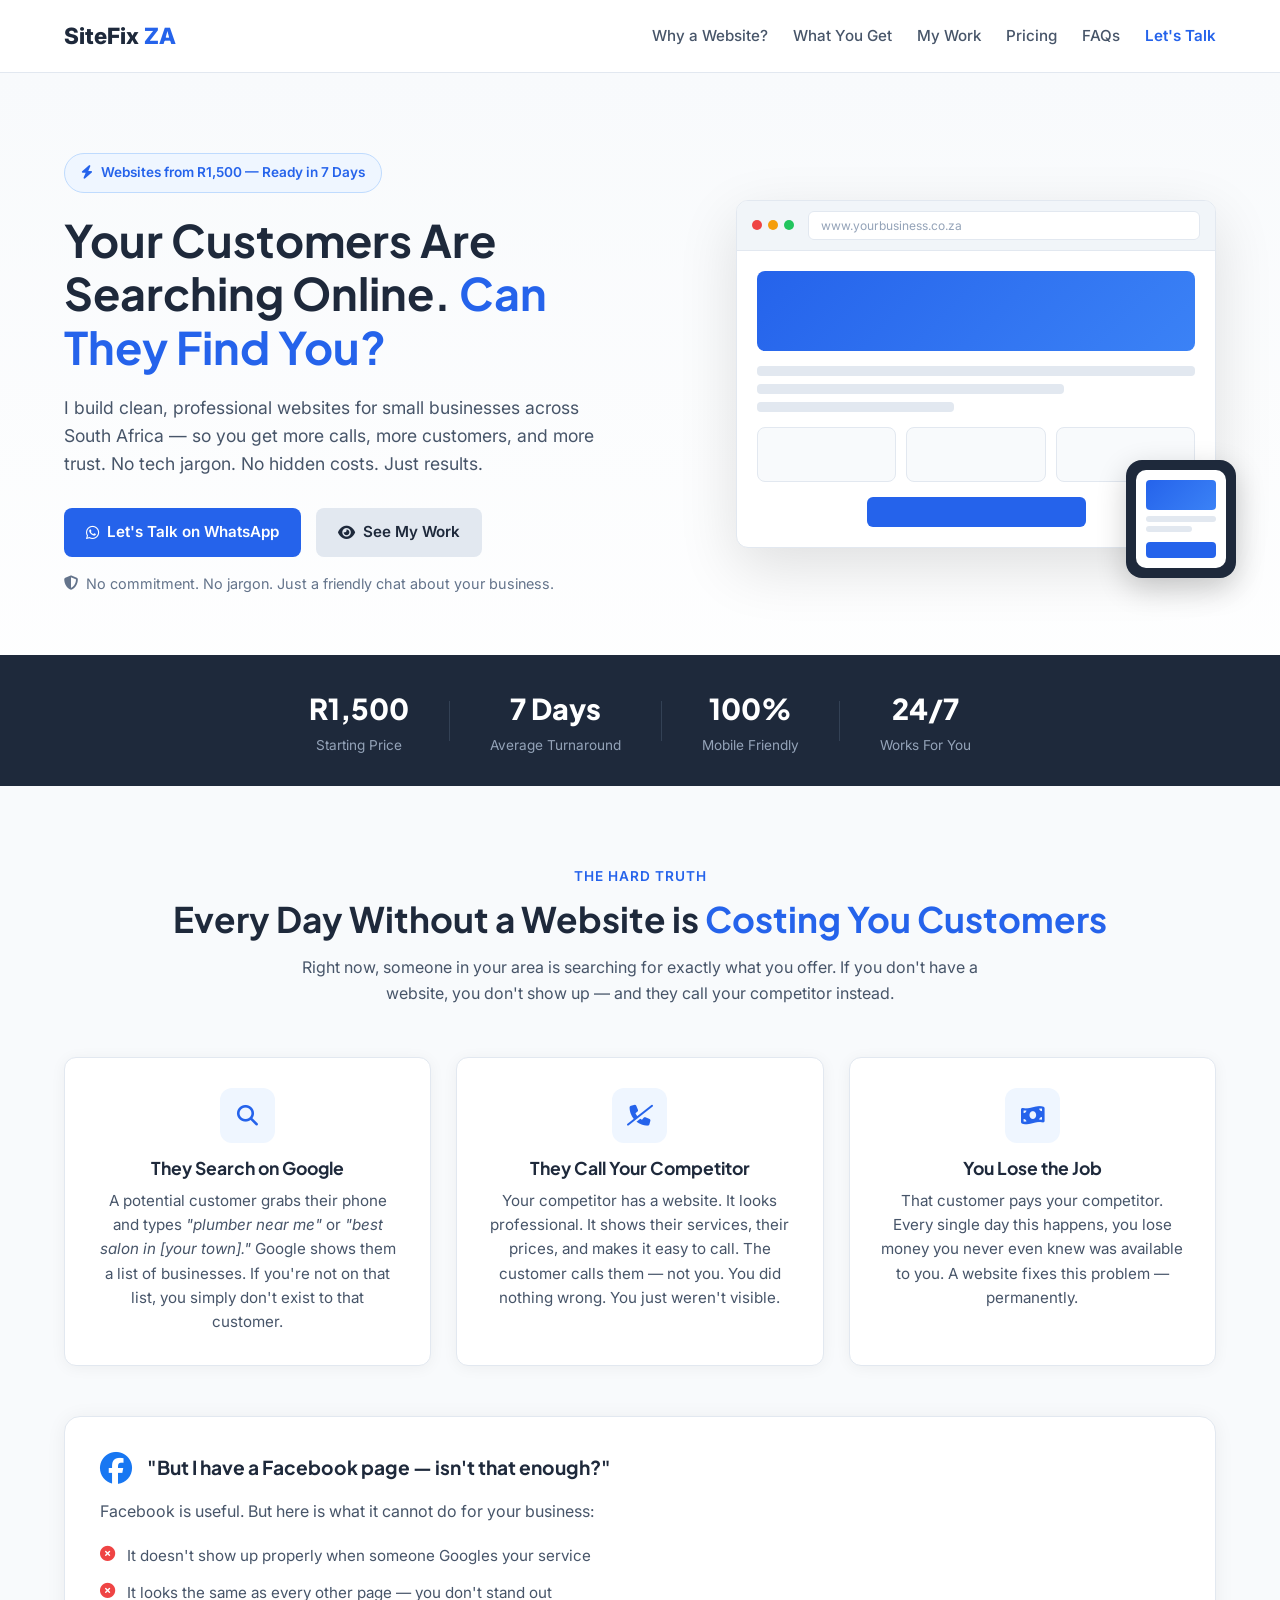
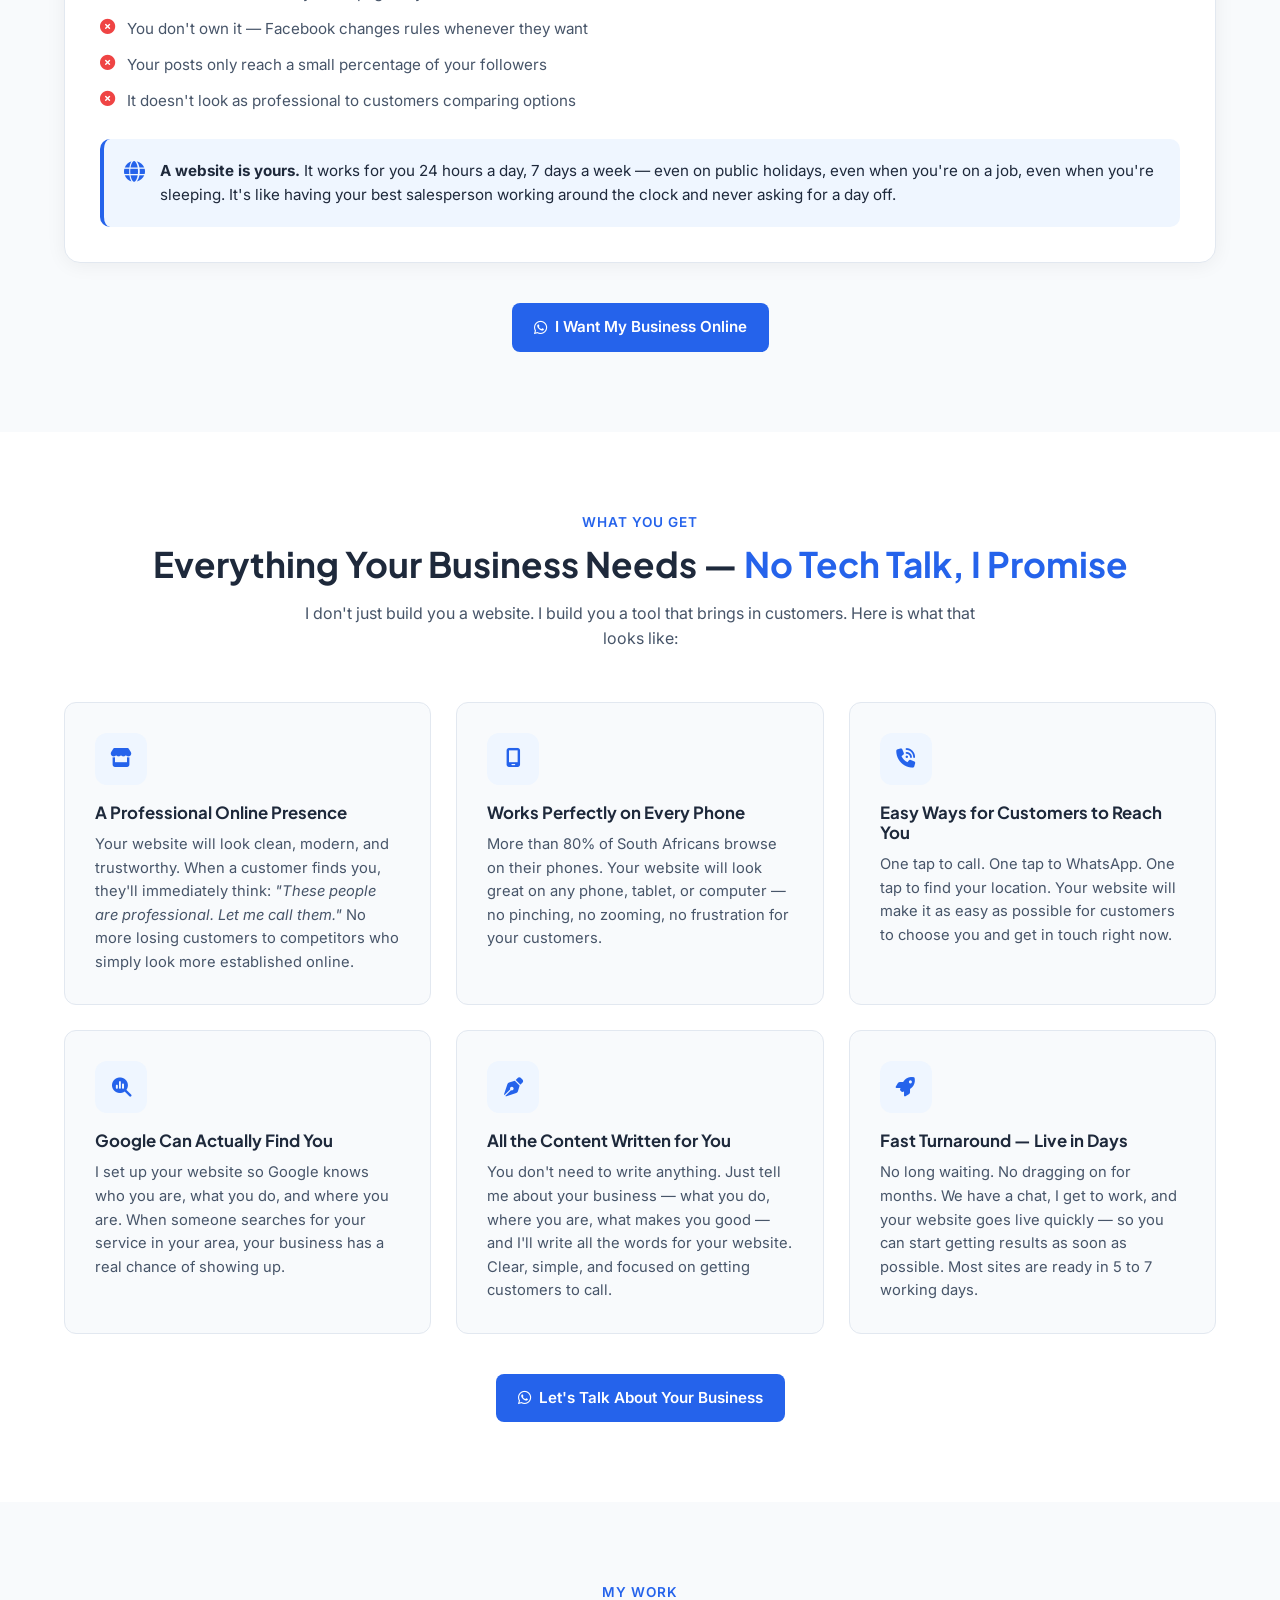
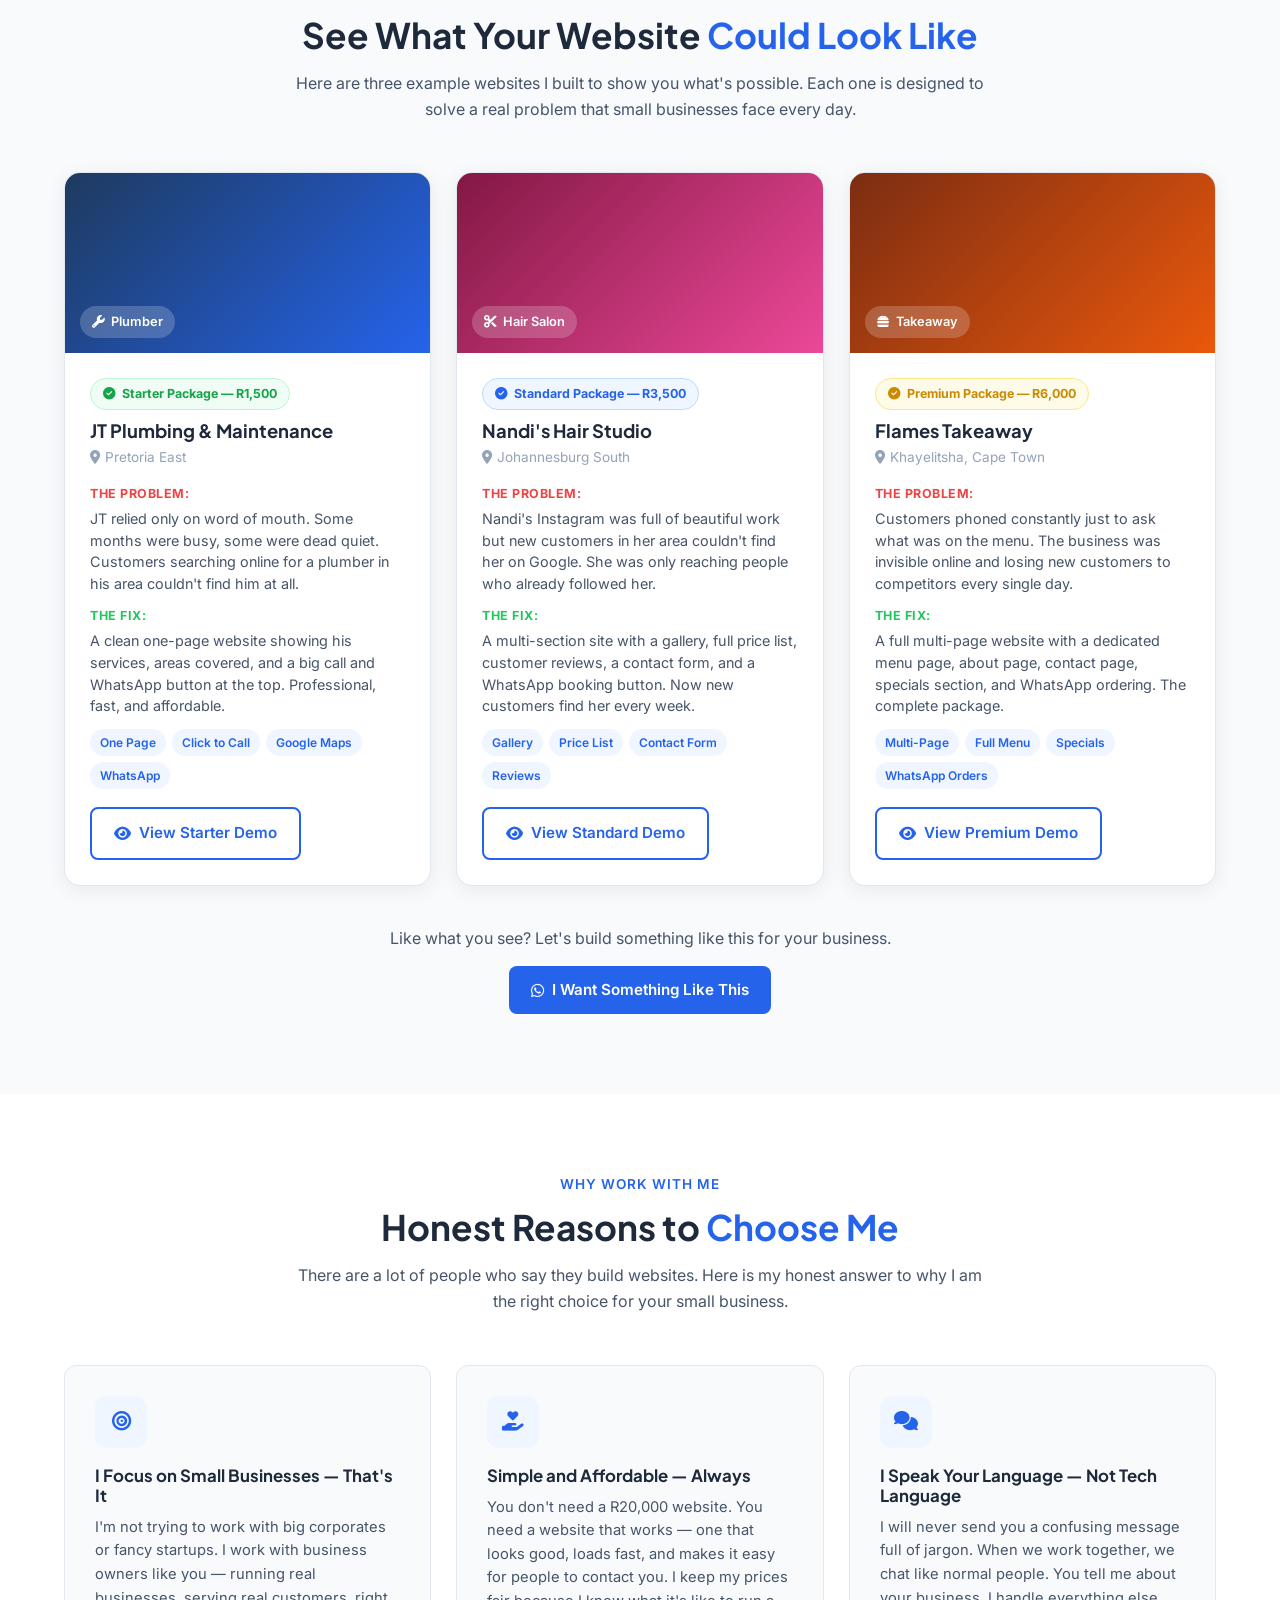
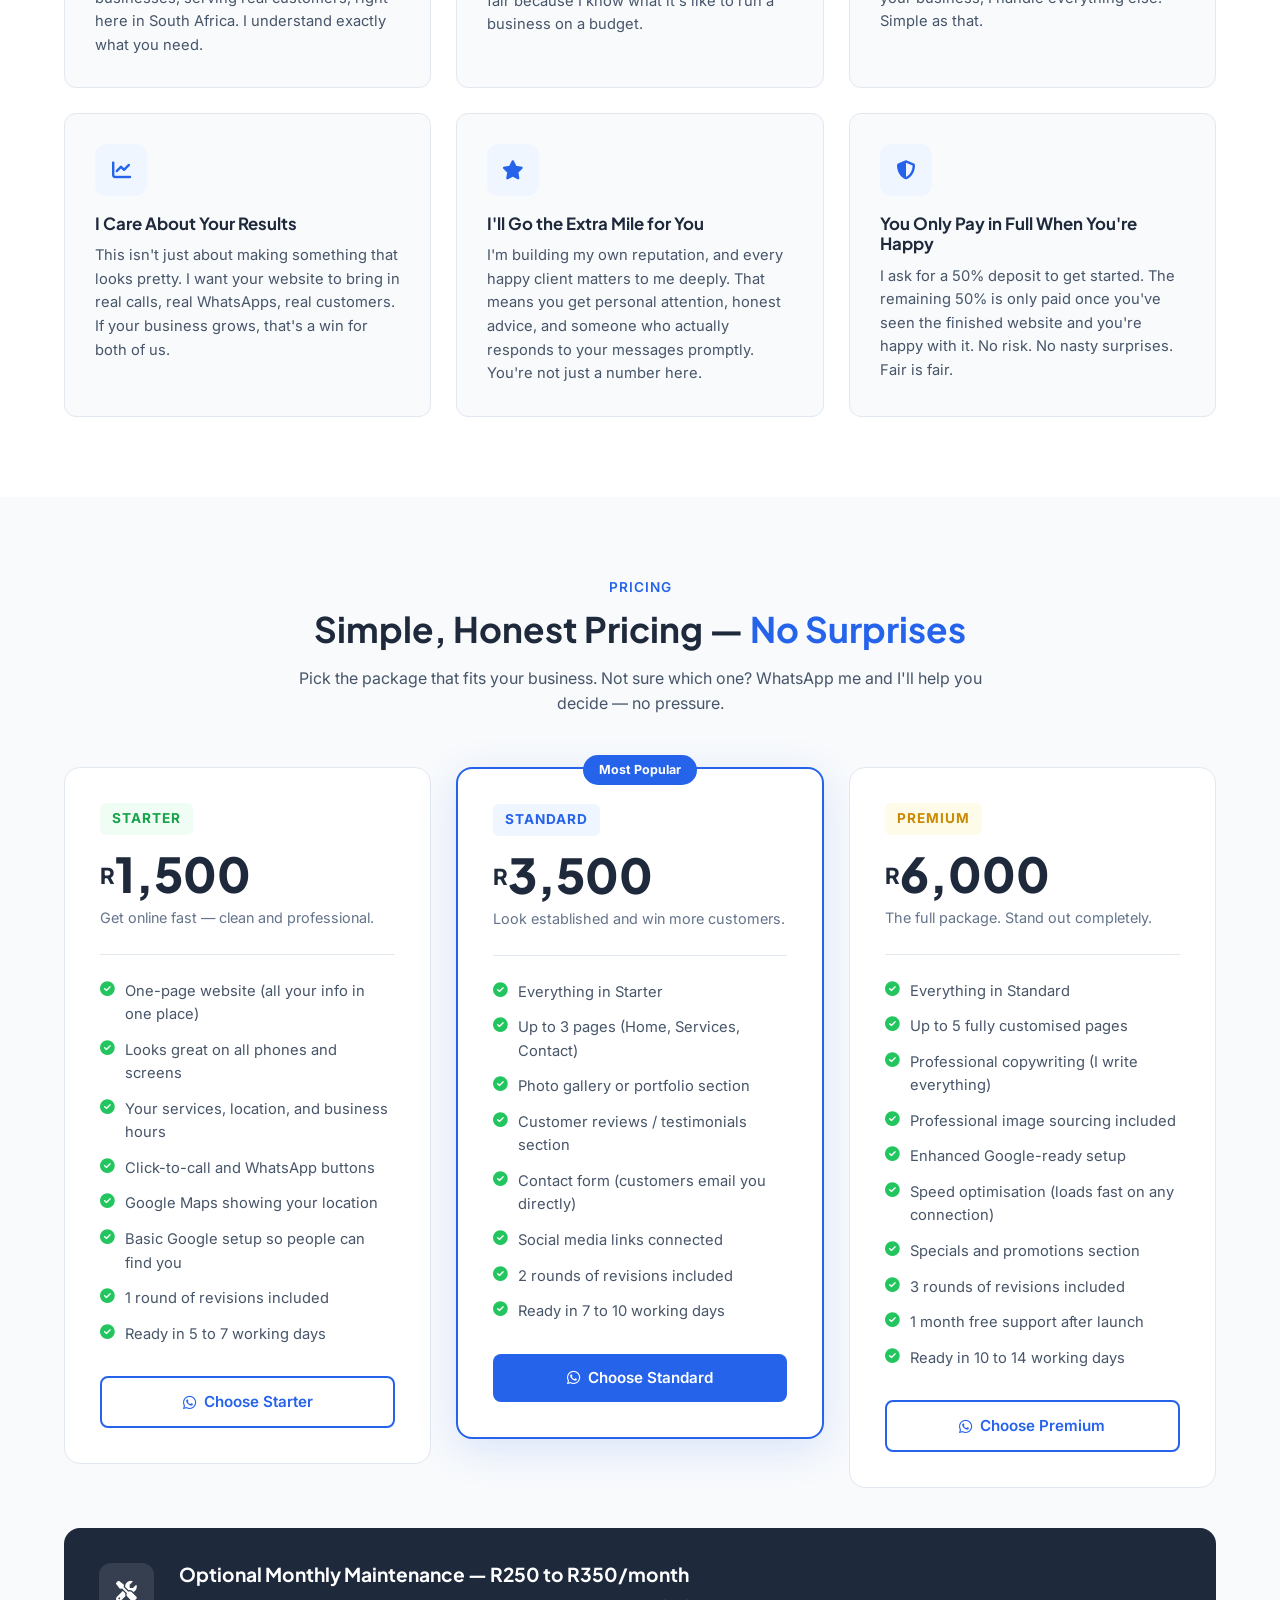
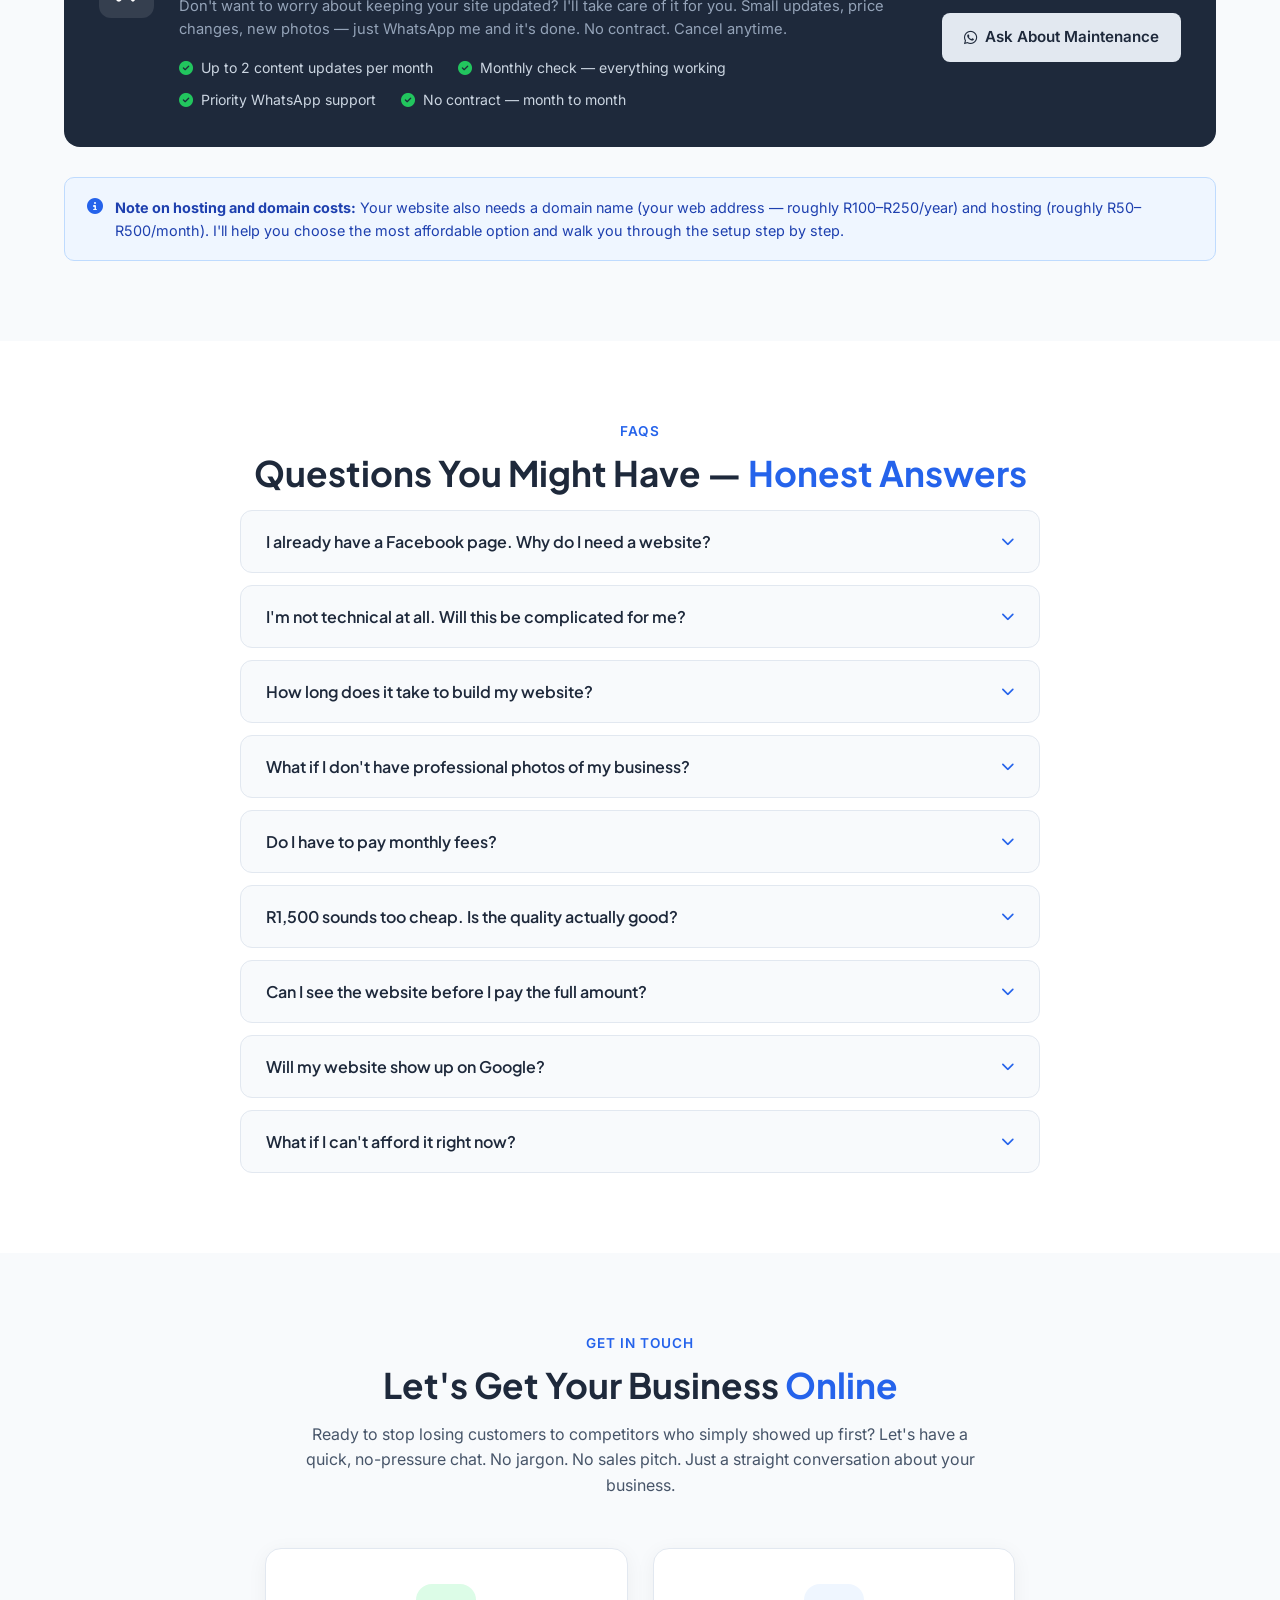
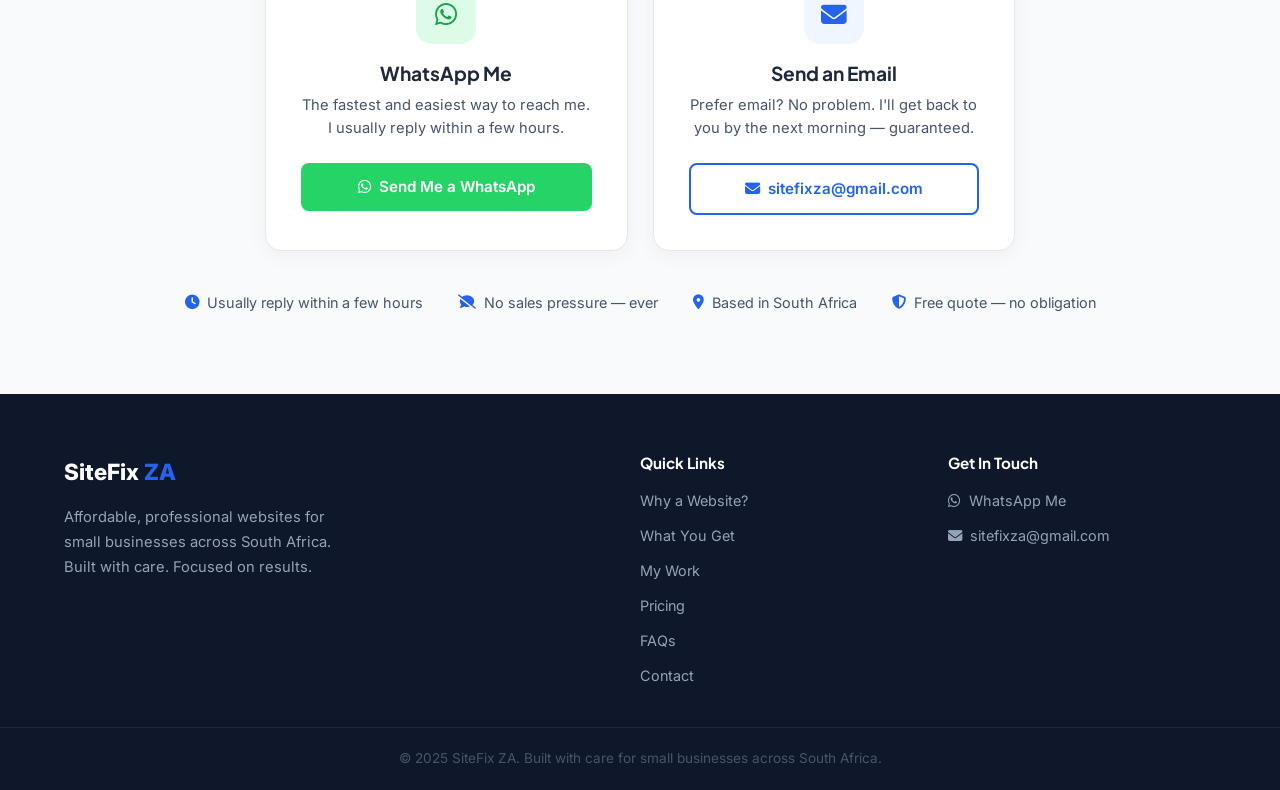
<file: index.html>
<!DOCTYPE html>
<html lang="en">
<head>
    <meta charset="UTF-8" />
    <meta name="viewport" content="width=device-width, initial-scale=1.0" />
    <meta name="description" content="Affordable professional websites for small businesses in South Africa. Get online from R1,500. Plumbers, salons, takeaways, guesthouses and more." />
    <meta name="keywords" content="affordable websites south africa, small business website, web developer south africa" />
    <meta name="author" content="Chris van der Merwe" />

    <title>SiteFix ZA | Affordable Websites for Small Businesses</title>

    <!-- Google Fonts -->
    <link rel="preconnect" href="https://fonts.googleapis.com" />
    <link rel="preconnect" href="https://fonts.gstatic.com" crossorigin />
    <link href="https://fonts.googleapis.com/css2?family=Inter:wght@400;500;600;700;800&family=Plus+Jakarta+Sans:wght@400;500;600;700;800&display=swap" rel="stylesheet" />
    <link rel="icon" href="data:,">
    <!-- Font Awesome Icons -->
    <link rel="stylesheet" href="https://cdnjs.cloudflare.com/ajax/libs/font-awesome/6.5.0/css/all.min.css" />

    <!-- Your Stylesheet -->
    <link rel="stylesheet" href="assets/css/styles.css" />
</head>

<body>

    <!-- ============================================
         NAVIGATION
    ============================================ -->
    <header class="navbar" id="navbar">
        <div class="container nav-container">

            <a href="#home" class="nav-logo">
                <span class="logo-main">SiteFix</span>
                <span class="logo-tag">ZA</span>
            </a>

            <nav class="nav-links" id="navLinks">
                <a href="#problem" class="nav-link">Why a Website?</a>
                <a href="#services" class="nav-link">What You Get</a>
                <a href="#portfolio" class="nav-link">My Work</a>
                <a href="#pricing" class="nav-link">Pricing</a>
                <a href="#faq" class="nav-link">FAQs</a>
                <a href="#contact" class="nav-link nav-cta">Let's Talk</a>
            </nav>

            <button class="hamburger" id="hamburger" aria-label="Open menu">
                <span></span>
                <span></span>
                <span></span>
            </button>

        </div>
    </header>

    <!-- ============================================
         HERO SECTION
    ============================================ -->
    <section class="hero" id="home">
        <div class="container hero-container">

            <div class="hero-text">
                <div class="hero-badge">
                    <i class="fa-solid fa-bolt"></i>
                    Websites from R1,500 — Ready in 7 Days
                </div>
                <h1 class="hero-headline">
                    Your Customers Are Searching Online.
                    <span class="highlight">Can They Find You?</span>
                </h1>
                <p class="hero-subheadline">
                    I build clean, professional websites for small businesses across South Africa —
                    so you get more calls, more customers, and more trust.
                    No tech jargon. No hidden costs. Just results.
                </p>
                <div class="hero-buttons">
                    <a href="https://wa.me/27772046826?text=Hi%20Chris!%20I%27m%20interested%20in%20getting%20a%20website%20for%20my%20business." 
                       class="btn btn-primary" 
                       target="_blank"
                       rel="noopener noreferrer">
                        <i class="fa-brands fa-whatsapp"></i>
                        Let's Talk on WhatsApp
                    </a>
                    <a href="#portfolio" class="btn btn-secondary">
                        <i class="fa-solid fa-eye"></i>
                        See My Work
                    </a>
                </div>
                <p class="hero-reassurance">
                    <i class="fa-solid fa-shield-halved"></i>
                    No commitment. No jargon. Just a friendly chat about your business.
                </p>
            </div>

            <div class="hero-image">
                <div class="hero-mockup">
                    <div class="mockup-browser">
                        <div class="browser-bar">
                            <span class="browser-dot red"></span>
                            <span class="browser-dot yellow"></span>
                            <span class="browser-dot green"></span>
                            <div class="browser-url">www.yourbusiness.co.za</div>
                        </div>
                        <div class="browser-content">
                            <div class="mockup-hero-bar"></div>
                            <div class="mockup-lines">
                                <div class="mockup-line long"></div>
                                <div class="mockup-line medium"></div>
                                <div class="mockup-line short"></div>
                            </div>
                            <div class="mockup-cards">
                                <div class="mockup-card"></div>
                                <div class="mockup-card"></div>
                                <div class="mockup-card"></div>
                            </div>
                            <div class="mockup-btn-row">
                                <div class="mockup-cta-btn"></div>
                            </div>
                        </div>
                    </div>
                    <div class="mockup-phone">
                        <div class="phone-screen">
                            <div class="phone-hero-bar"></div>
                            <div class="phone-lines">
                                <div class="phone-line long"></div>
                                <div class="phone-line medium"></div>
                            </div>
                            <div class="phone-cta"></div>
                        </div>
                    </div>
                </div>
            </div>

        </div>

        <div class="hero-stats">
            <div class="container stats-container">
                <div class="stat-item">
                    <span class="stat-number">R1,500</span>
                    <span class="stat-label">Starting Price</span>
                </div>
                <div class="stat-divider"></div>
                <div class="stat-item">
                    <span class="stat-number">7 Days</span>
                    <span class="stat-label">Average Turnaround</span>
                </div>
                <div class="stat-divider"></div>
                <div class="stat-item">
                    <span class="stat-number">100%</span>
                    <span class="stat-label">Mobile Friendly</span>
                </div>
                <div class="stat-divider"></div>
                <div class="stat-item">
                    <span class="stat-number">24/7</span>
                    <span class="stat-label">Works For You</span>
                </div>
            </div>
        </div>
    </section>

    <!-- ============================================
         PROBLEM SECTION
    ============================================ -->
    <section class="problem" id="problem">
        <div class="container">

            <div class="section-label">The Hard Truth</div>
            <h2 class="section-title">
                Every Day Without a Website is
                <span class="highlight">Costing You Customers</span>
            </h2>
            <p class="section-subtitle">
                Right now, someone in your area is searching for exactly what you offer.
                If you don't have a website, you don't show up — and they call your competitor instead.
            </p>

            <div class="problem-grid">
                <div class="problem-scenario">
                    <div class="scenario-icon">
                        <i class="fa-solid fa-magnifying-glass"></i>
                    </div>
                    <h3>They Search on Google</h3>
                    <p>
                        A potential customer grabs their phone and types
                        <em>"plumber near me"</em> or <em>"best salon in [your town]."</em>
                        Google shows them a list of businesses. If you're not on that list,
                        you simply don't exist to that customer.
                    </p>
                </div>
                <div class="problem-scenario">
                    <div class="scenario-icon">
                        <i class="fa-solid fa-phone-slash"></i>
                    </div>
                    <h3>They Call Your Competitor</h3>
                    <p>
                        Your competitor has a website. It looks professional.
                        It shows their services, their prices, and makes it easy to call.
                        The customer calls them — not you. You did nothing wrong.
                        You just weren't visible.
                    </p>
                </div>
                <div class="problem-scenario">
                    <div class="scenario-icon">
                        <i class="fa-solid fa-money-bill-wave"></i>
                    </div>
                    <h3>You Lose the Job</h3>
                    <p>
                        That customer pays your competitor. Every single day this happens,
                        you lose money you never even knew was available to you.
                        A website fixes this problem — permanently.
                    </p>
                </div>
            </div>

            <div class="facebook-myth">
                <div class="myth-header">
                    <i class="fa-brands fa-facebook"></i>
                    <h3>"But I have a Facebook page — isn't that enough?"</h3>
                </div>
                <p class="myth-intro">
                    Facebook is useful. But here is what it cannot do for your business:
                </p>
                <div class="myth-list">
                    <div class="myth-item no">
                        <i class="fa-solid fa-circle-xmark"></i>
                        <span>It doesn't show up properly when someone Googles your service</span>
                    </div>
                    <div class="myth-item no">
                        <i class="fa-solid fa-circle-xmark"></i>
                        <span>It looks the same as every other page — you don't stand out</span>
                    </div>
                    <div class="myth-item no">
                        <i class="fa-solid fa-circle-xmark"></i>
                        <span>You don't own it — Facebook changes rules whenever they want</span>
                    </div>
                    <div class="myth-item no">
                        <i class="fa-solid fa-circle-xmark"></i>
                        <span>Your posts only reach a small percentage of your followers</span>
                    </div>
                    <div class="myth-item no">
                        <i class="fa-solid fa-circle-xmark"></i>
                        <span>It doesn't look as professional to customers comparing options</span>
                    </div>
                </div>
                <div class="myth-solution">
                    <i class="fa-solid fa-globe"></i>
                    <p>
                        <strong>A website is yours.</strong> It works for you 24 hours a day, 
                        7 days a week — even on public holidays, even when you're on a job, 
                        even when you're sleeping. It's like having your best salesperson 
                        working around the clock and never asking for a day off.
                    </p>
                </div>
            </div>

            <div class="problem-cta">
                <a href="https://wa.me/27772046826?text=Hi%20Chris!%20I%27m%20interested%20in%20getting%20a%20website%20for%20my%20business." 
                   class="btn btn-primary"
                   target="_blank"
                   rel="noopener noreferrer">
                    <i class="fa-brands fa-whatsapp"></i>
                    I Want My Business Online
                </a>
            </div>

        </div>
    </section>

    <!-- ============================================
         SERVICES SECTION
    ============================================ -->
    <section class="services" id="services">
        <div class="container">

            <div class="section-label">What You Get</div>
            <h2 class="section-title">
                Everything Your Business Needs —
                <span class="highlight">No Tech Talk, I Promise</span>
            </h2>
            <p class="section-subtitle">
                I don't just build you a website. I build you a tool that brings in customers.
                Here is what that looks like:
            </p>

            <div class="services-grid">

                <div class="service-card">
                    <div class="service-icon">
                        <i class="fa-solid fa-store"></i>
                    </div>
                    <h3>A Professional Online Presence</h3>
                    <p>
                        Your website will look clean, modern, and trustworthy.
                        When a customer finds you, they'll immediately think:
                        <em>"These people are professional. Let me call them."</em>
                        No more losing customers to competitors who simply look more established online.
                    </p>
                </div>

                <div class="service-card">
                    <div class="service-icon">
                        <i class="fa-solid fa-mobile-screen"></i>
                    </div>
                    <h3>Works Perfectly on Every Phone</h3>
                    <p>
                        More than 80% of South Africans browse on their phones.
                        Your website will look great on any phone, tablet, or computer —
                        no pinching, no zooming, no frustration for your customers.
                    </p>
                </div>

                <div class="service-card">
                    <div class="service-icon">
                        <i class="fa-solid fa-phone-volume"></i>
                    </div>
                    <h3>Easy Ways for Customers to Reach You</h3>
                    <p>
                        One tap to call. One tap to WhatsApp. One tap to find your location.
                        Your website will make it as easy as possible for customers to
                        choose you and get in touch right now.
                    </p>
                </div>

                <div class="service-card">
                    <div class="service-icon">
                        <i class="fa-solid fa-magnifying-glass-chart"></i>
                    </div>
                    <h3>Google Can Actually Find You</h3>
                    <p>
                        I set up your website so Google knows who you are, what you do,
                        and where you are. When someone searches for your service in your area,
                        your business has a real chance of showing up.
                    </p>
                </div>

                <div class="service-card">
                    <div class="service-icon">
                        <i class="fa-solid fa-pen-nib"></i>
                    </div>
                    <h3>All the Content Written for You</h3>
                    <p>
                        You don't need to write anything. Just tell me about your business —
                        what you do, where you are, what makes you good —
                        and I'll write all the words for your website.
                        Clear, simple, and focused on getting customers to call.
                    </p>
                </div>

                <div class="service-card">
                    <div class="service-icon">
                        <i class="fa-solid fa-rocket"></i>
                    </div>
                    <h3>Fast Turnaround — Live in Days</h3>
                    <p>
                        No long waiting. No dragging on for months.
                        We have a chat, I get to work, and your website goes live quickly —
                        so you can start getting results as soon as possible.
                        Most sites are ready in 5 to 7 working days.
                    </p>
                </div>

            </div>

            <div class="services-cta">
                <a href="https://wa.me/27772046826?text=Hi%20Chris!%20I%27m%20interested%20in%20getting%20a%20website%20for%20my%20business." 
                   class="btn btn-primary"
                   target="_blank"
                   rel="noopener noreferrer">
                    <i class="fa-brands fa-whatsapp"></i>
                    Let's Talk About Your Business
                </a>
            </div>

        </div>
    </section>

    <!-- ============================================
         PORTFOLIO SECTION
    ============================================ -->
    <section class="portfolio" id="portfolio">
        <div class="container">

            <div class="section-label">My Work</div>
            <h2 class="section-title">
                See What Your Website
                <span class="highlight">Could Look Like</span>
            </h2>
            <p class="section-subtitle">
                Here are three example websites I built to show you what's possible.
                Each one is designed to solve a real problem that small businesses face every day.
            </p>

            <div class="portfolio-grid">

    <!-- Plumber — Starter -->
    <div class="portfolio-card">
        <div class="portfolio-image plumber-bg">
            <div class="portfolio-overlay">
                <a href="demos/plumber/index.html"
                   class="portfolio-view-btn"
                   target="_blank">
                    <i class="fa-solid fa-arrow-up-right-from-square"></i>
                    View Demo Site
                </a>
            </div>
            <div class="portfolio-tag">
                <i class="fa-solid fa-wrench"></i>
                Plumber
            </div>
        </div>
        <div class="portfolio-content">
            <div class="portfolio-tier starter-tier">
                <i class="fa-solid fa-circle-check"></i>
                Starter Package — R1,500
            </div>
            <h3>JT Plumbing & Maintenance</h3>
            <p class="portfolio-location">
                <i class="fa-solid fa-location-dot"></i>
                Pretoria East
            </p>
            <div class="portfolio-problem">
                <span class="problem-label">The Problem:</span>
                <p>
                    JT relied only on word of mouth. Some months were busy,
                    some were dead quiet. Customers searching online for a
                    plumber in his area couldn't find him at all.
                </p>
            </div>
            <div class="portfolio-solution">
                <span class="solution-label">The Fix:</span>
                <p>
                    A clean one-page website showing his services, areas covered,
                    and a big call and WhatsApp button at the top. Professional,
                    fast, and affordable.
                </p>
            </div>
            <div class="portfolio-tags">
                <span class="tag">One Page</span>
                <span class="tag">Click to Call</span>
                <span class="tag">Google Maps</span>
                <span class="tag">WhatsApp</span>
            </div>
            <a href="demos/plumber/index.html"
               class="btn btn-outline"
               target="_blank">
                <i class="fa-solid fa-eye"></i>
                View Starter Demo
            </a>
        </div>
    </div>

    <!-- Salon — Standard -->
    <div class="portfolio-card">
        <div class="portfolio-image salon-bg">
            <div class="portfolio-overlay">
                <a href="demos/salon/index.html"
                   class="portfolio-view-btn"
                   target="_blank">
                    <i class="fa-solid fa-arrow-up-right-from-square"></i>
                    View Demo Site
                </a>
            </div>
            <div class="portfolio-tag">
                <i class="fa-solid fa-scissors"></i>
                Hair Salon
            </div>
        </div>
        <div class="portfolio-content">
            <div class="portfolio-tier standard-tier">
                <i class="fa-solid fa-circle-check"></i>
                Standard Package — R3,500
            </div>
            <h3>Nandi's Hair Studio</h3>
            <p class="portfolio-location">
                <i class="fa-solid fa-location-dot"></i>
                Johannesburg South
            </p>
            <div class="portfolio-problem">
                <span class="problem-label">The Problem:</span>
                <p>
                    Nandi's Instagram was full of beautiful work but new
                    customers in her area couldn't find her on Google.
                    She was only reaching people who already followed her.
                </p>
            </div>
            <div class="portfolio-solution">
                <span class="solution-label">The Fix:</span>
                <p>
                    A multi-section site with a gallery, full price list,
                    customer reviews, a contact form, and a WhatsApp
                    booking button. Now new customers find her every week.
                </p>
            </div>
            <div class="portfolio-tags">
                <span class="tag">Gallery</span>
                <span class="tag">Price List</span>
                <span class="tag">Contact Form</span>
                <span class="tag">Reviews</span>
            </div>
            <a href="demos/salon/index.html"
               class="btn btn-outline"
               target="_blank">
                <i class="fa-solid fa-eye"></i>
                View Standard Demo
            </a>
        </div>
    </div>

    <!-- Takeaway — Premium -->
    <div class="portfolio-card">
        <div class="portfolio-image takeaway-bg">
            <div class="portfolio-overlay">
                <a href="demos/takeaway/index.html"
                   class="portfolio-view-btn"
                   target="_blank">
                    <i class="fa-solid fa-arrow-up-right-from-square"></i>
                    View Demo Site
                </a>
            </div>
            <div class="portfolio-tag">
                <i class="fa-solid fa-burger"></i>
                Takeaway
            </div>
        </div>
        <div class="portfolio-content">
            <div class="portfolio-tier premium-tier">
                <i class="fa-solid fa-circle-check"></i>
                Premium Package — R6,000
            </div>
            <h3>Flames Takeaway</h3>
            <p class="portfolio-location">
                <i class="fa-solid fa-location-dot"></i>
                Khayelitsha, Cape Town
            </p>
            <div class="portfolio-problem">
                <span class="problem-label">The Problem:</span>
                <p>
                    Customers phoned constantly just to ask what was on the
                    menu. The business was invisible online and losing new
                    customers to competitors every single day.
                </p>
            </div>
            <div class="portfolio-solution">
                <span class="solution-label">The Fix:</span>
                <p>
                    A full multi-page website with a dedicated menu page,
                    about page, contact page, specials section, and
                    WhatsApp ordering. The complete package.
                </p>
            </div>
            <div class="portfolio-tags">
                <span class="tag">Multi-Page</span>
                <span class="tag">Full Menu</span>
                <span class="tag">Specials</span>
                <span class="tag">WhatsApp Orders</span>
            </div>
            <a href="demos/takeaway/index.html"
               class="btn btn-outline"
               target="_blank">
                <i class="fa-solid fa-eye"></i>
                View Premium Demo
            </a>
        </div>
    </div>

</div>

                

            <div class="portfolio-cta">
                <p>Like what you see? Let's build something like this for your business.</p>
                <a href="https://wa.me/27772046826?text=Hi%20Chris!%20I%27m%20interested%20in%20getting%20a%20website%20for%20my%20business." 
                   class="btn btn-primary"
                   target="_blank"
                   rel="noopener noreferrer">
                    <i class="fa-brands fa-whatsapp"></i>
                    I Want Something Like This
                </a>
            </div>

        </div>
    </section>

    <!-- ============================================
         WHY CHOOSE ME SECTION
    ============================================ -->
    <section class="why-me" id="why-me">
        <div class="container">

            <div class="section-label">Why Work With Me</div>
            <h2 class="section-title">
                Honest Reasons to
                <span class="highlight">Choose Me</span>
            </h2>
            <p class="section-subtitle">
                There are a lot of people who say they build websites.
                Here is my honest answer to why I am the right choice for your small business.
            </p>

            <div class="why-grid">

                <div class="why-card">
                    <div class="why-icon">
                        <i class="fa-solid fa-bullseye"></i>
                    </div>
                    <h3>I Focus on Small Businesses — That's It</h3>
                    <p>
                        I'm not trying to work with big corporates or fancy startups.
                        I work with business owners like you — running real businesses,
                        serving real customers, right here in South Africa.
                        I understand exactly what you need.
                    </p>
                </div>

                <div class="why-card">
                    <div class="why-icon">
                        <i class="fa-solid fa-hand-holding-heart"></i>
                    </div>
                    <h3>Simple and Affordable — Always</h3>
                    <p>
                        You don't need a R20,000 website. You need a website that works —
                        one that looks good, loads fast, and makes it easy for people to
                        contact you. I keep my prices fair because I know what it's like
                        to run a business on a budget.
                    </p>
                </div>

                <div class="why-card">
                    <div class="why-icon">
                        <i class="fa-solid fa-comments"></i>
                    </div>
                    <h3>I Speak Your Language — Not Tech Language</h3>
                    <p>
                        I will never send you a confusing message full of jargon.
                        When we work together, we chat like normal people.
                        You tell me about your business, I handle everything else.
                        Simple as that.
                    </p>
                </div>

                <div class="why-card">
                    <div class="why-icon">
                        <i class="fa-solid fa-chart-line"></i>
                    </div>
                    <h3>I Care About Your Results</h3>
                    <p>
                        This isn't just about making something that looks pretty.
                        I want your website to bring in real calls, real WhatsApps,
                        real customers. If your business grows, that's a win for both of us.
                    </p>
                </div>

                <div class="why-card">
                    <div class="why-icon">
                        <i class="fa-solid fa-star"></i>
                    </div>
                    <h3>I'll Go the Extra Mile for You</h3>
                    <p>
                        I'm building my own reputation, and every happy client matters
                        to me deeply. That means you get personal attention, honest advice,
                        and someone who actually responds to your messages promptly.
                        You're not just a number here.
                    </p>
                </div>

                <div class="why-card">
                    <div class="why-icon">
                        <i class="fa-solid fa-shield-halved"></i>
                    </div>
                    <h3>You Only Pay in Full When You're Happy</h3>
                    <p>
                        I ask for a 50% deposit to get started.
                        The remaining 50% is only paid once you've seen the finished
                        website and you're happy with it. No risk. No nasty surprises.
                        Fair is fair.
                    </p>
                </div>

            </div>

        </div>
    </section>

    <!-- ============================================
         PRICING SECTION
    ============================================ -->
    <section class="pricing" id="pricing">
        <div class="container">

            <div class="section-label">Pricing</div>
            <h2 class="section-title">
                Simple, Honest Pricing —
                <span class="highlight">No Surprises</span>
            </h2>
            <p class="section-subtitle">
                Pick the package that fits your business.
                Not sure which one? WhatsApp me and I'll help you decide — no pressure.
            </p>

            <div class="pricing-grid">

                <!-- Starter -->
                <div class="pricing-card">
                    <div class="pricing-header">
                        <div class="pricing-badge starter-badge">Starter</div>
                        <div class="pricing-price">
                            <span class="currency">R</span>
                            <span class="amount">1,500</span>
                        </div>
                        <p class="pricing-tagline">Get online fast — clean and professional.</p>
                    </div>
                    <ul class="pricing-features">
                        <li>
                            <i class="fa-solid fa-circle-check"></i>
                            One-page website (all your info in one place)
                        </li>
                        <li>
                            <i class="fa-solid fa-circle-check"></i>
                            Looks great on all phones and screens
                        </li>
                        <li>
                            <i class="fa-solid fa-circle-check"></i>
                            Your services, location, and business hours
                        </li>
                        <li>
                            <i class="fa-solid fa-circle-check"></i>
                            Click-to-call and WhatsApp buttons
                        </li>
                        <li>
                            <i class="fa-solid fa-circle-check"></i>
                            Google Maps showing your location
                        </li>
                        <li>
                            <i class="fa-solid fa-circle-check"></i>
                            Basic Google setup so people can find you
                        </li>
                        <li>
                            <i class="fa-solid fa-circle-check"></i>
                            1 round of revisions included
                        </li>
                        <li>
                            <i class="fa-solid fa-circle-check"></i>
                            Ready in 5 to 7 working days
                        </li>
                    </ul>
                    <a href="https://wa.me/27772046826?text=Hi%20Chris!%20I%27m%20interested%20in%20the%20Starter%20package." 
                       class="btn btn-outline"
                       target="_blank"
                       rel="noopener noreferrer">
                        <i class="fa-brands fa-whatsapp"></i>
                        Choose Starter
                    </a>
                </div>

                <!-- Standard -->
                <div class="pricing-card popular">
                    <div class="popular-badge">Most Popular</div>
                    <div class="pricing-header">
                        <div class="pricing-badge standard-badge">Standard</div>
                        <div class="pricing-price">
                            <span class="currency">R</span>
                            <span class="amount">3,500</span>
                        </div>
                        <p class="pricing-tagline">Look established and win more customers.</p>
                    </div>
                    <ul class="pricing-features">
                        <li>
                            <i class="fa-solid fa-circle-check"></i>
                            Everything in Starter
                        </li>
                        <li>
                            <i class="fa-solid fa-circle-check"></i>
                            Up to 3 pages (Home, Services, Contact)
                        </li>
                        <li>
                            <i class="fa-solid fa-circle-check"></i>
                            Photo gallery or portfolio section
                        </li>
                        <li>
                            <i class="fa-solid fa-circle-check"></i>
                            Customer reviews / testimonials section
                        </li>
                        <li>
                            <i class="fa-solid fa-circle-check"></i>
                            Contact form (customers email you directly)
                        </li>
                        <li>
                            <i class="fa-solid fa-circle-check"></i>
                            Social media links connected
                        </li>
                        <li>
                            <i class="fa-solid fa-circle-check"></i>
                            2 rounds of revisions included
                        </li>
                        <li>
                            <i class="fa-solid fa-circle-check"></i>
                            Ready in 7 to 10 working days
                        </li>
                    </ul>
                    <a href="https://wa.me/27772046826?text=Hi%20Chris!%20I%27m%20interested%20in%20the%20Standard%20package." 
                       class="btn btn-primary"
                       target="_blank"
                       rel="noopener noreferrer">
                        <i class="fa-brands fa-whatsapp"></i>
                        Choose Standard
                    </a>
                </div>

                <!-- Premium -->
                <div class="pricing-card">
                    <div class="pricing-header">
                        <div class="pricing-badge premium-badge">Premium</div>
                        <div class="pricing-price">
                            <span class="currency">R</span>
                            <span class="amount">6,000</span>
                        </div>
                        <p class="pricing-tagline">The full package. Stand out completely.</p>
                    </div>
                    <ul class="pricing-features">
                        <li>
                            <i class="fa-solid fa-circle-check"></i>
                            Everything in Standard
                        </li>
                        <li>
                            <i class="fa-solid fa-circle-check"></i>
                            Up to 5 fully customised pages
                        </li>
                        <li>
                            <i class="fa-solid fa-circle-check"></i>
                            Professional copywriting (I write everything)
                        </li>
                        <li>
                            <i class="fa-solid fa-circle-check"></i>
                            Professional image sourcing included
                        </li>
                        <li>
                            <i class="fa-solid fa-circle-check"></i>
                            Enhanced Google-ready setup
                        </li>
                        <li>
                            <i class="fa-solid fa-circle-check"></i>
                            Speed optimisation (loads fast on any connection)
                        </li>
                        <li>
                            <i class="fa-solid fa-circle-check"></i>
                            Specials and promotions section
                        </li>
                        <li>
                            <i class="fa-solid fa-circle-check"></i>
                            3 rounds of revisions included
                        </li>
                        <li>
                            <i class="fa-solid fa-circle-check"></i>
                            1 month free support after launch
                        </li>
                        <li>
                            <i class="fa-solid fa-circle-check"></i>
                            Ready in 10 to 14 working days
                        </li>
                    </ul>
                    <a href="https://wa.me/27772046826?text=Hi%20Chris!%20I%27m%20interested%20in%20the%20Premium%20package." 
                       class="btn btn-outline"
                       target="_blank"
                       rel="noopener noreferrer">
                        <i class="fa-brands fa-whatsapp"></i>
                        Choose Premium
                    </a>
                </div>

            </div>

            <!-- Maintenance Add-on -->
            <div class="maintenance-card">
                <div class="maintenance-icon">
                    <i class="fa-solid fa-screwdriver-wrench"></i>
                </div>
                <div class="maintenance-content">
                    <h3>Optional Monthly Maintenance — R250 to R350/month</h3>
                    <p>
                        Don't want to worry about keeping your site updated?
                        I'll take care of it for you. Small updates, price changes,
                        new photos — just WhatsApp me and it's done.
                        No contract. Cancel anytime.
                    </p>
                    <ul class="maintenance-list">
                        <li><i class="fa-solid fa-circle-check"></i> Up to 2 content updates per month</li>
                        <li><i class="fa-solid fa-circle-check"></i> Monthly check — everything working</li>
                        <li><i class="fa-solid fa-circle-check"></i> Priority WhatsApp support</li>
                        <li><i class="fa-solid fa-circle-check"></i> No contract — month to month</li>
                    </ul>
                </div>
                <a href="https://wa.me/27772046826?text=Hi%20Chris!%20I%27m%20interested%20in%20the%20monthly%20maintenance%20plan." 
                   class="btn btn-secondary maintenance-btn"
                   target="_blank"
                   rel="noopener noreferrer">
                    <i class="fa-brands fa-whatsapp"></i>
                    Ask About Maintenance
                </a>
            </div>

            <div class="pricing-note">
                <i class="fa-solid fa-circle-info"></i>
                <p>
                    <strong>Note on hosting and domain costs:</strong>
                    Your website also needs a domain name (your web address — roughly R100–R250/year)
                    and hosting (roughly R50–R500/month). I'll help you choose the most affordable
                    option and walk you through the setup step by step.
                </p>
            </div>

        </div>
    </section>

    <!-- ============================================
         FAQ SECTION
    ============================================ -->
    <section class="faq" id="faq">
        <div class="container">

            <div class="section-label">FAQs</div>
            <h2 class="section-title">
                Questions You Might Have —
                <span class="highlight">Honest Answers</span>
            </h2>

            <div class="faq-list">

                <div class="faq-item">
                    <button class="faq-question" aria-expanded="false">
                        <span>I already have a Facebook page. Why do I need a website?</span>
                        <i class="fa-solid fa-chevron-down faq-icon"></i>
                    </button>
                    <div class="faq-answer">
                        <p>
                            Facebook is great for connecting with people who already follow you.
                            But it's not great for helping new customers find you.
                            When someone Googles "plumber in Midrand" or "salon near me,"
                            Facebook pages rarely show up the way websites do.
                            Plus, you don't own your Facebook page — Facebook does.
                            A website is yours. It works for you 24/7 and makes your
                            business look professional and trustworthy.
                        </p>
                    </div>
                </div>

                <div class="faq-item">
                    <button class="faq-question" aria-expanded="false">
                        <span>I'm not technical at all. Will this be complicated for me?</span>
                        <i class="fa-solid fa-chevron-down faq-icon"></i>
                    </button>
                    <div class="faq-answer">
                        <p>
                            Not at all. You don't need to do anything technical.
                            You just tell me about your business — what you do, where you are,
                            what you want customers to know — and I handle everything else.
                            When the website is ready, I'll walk you through it.
                            If you can use WhatsApp, you can work with me.
                        </p>
                    </div>
                </div>

                <div class="faq-item">
                    <button class="faq-question" aria-expanded="false">
                        <span>How long does it take to build my website?</span>
                        <i class="fa-solid fa-chevron-down faq-icon"></i>
                    </button>
                    <div class="faq-answer">
                        <p>
                            Depending on the package, your website can be ready in as little as
                            5 to 14 working days. The biggest factor is how quickly we have our
                            initial chat and how fast you can send me any information or photos
                            I need. Once I have everything, I work fast.
                        </p>
                    </div>
                </div>

                <div class="faq-item">
                    <button class="faq-question" aria-expanded="false">
                        <span>What if I don't have professional photos of my business?</span>
                        <i class="fa-solid fa-chevron-down faq-icon"></i>
                    </button>
                    <div class="faq-answer">
                        <p>
                            No problem at all. I can use high-quality stock photos that match
                            your type of business. If you have phone photos of your work —
                            hair you've done, food you've made, jobs you've completed —
                            those are perfect too. Real photos build trust. And with the
                            Premium package, I'll source professional images for you.
                        </p>
                    </div>
                </div>

                <div class="faq-item">
                    <button class="faq-question" aria-expanded="false">
                        <span>Do I have to pay monthly fees?</span>
                        <i class="fa-solid fa-chevron-down faq-icon"></i>
                    </button>
                    <div class="faq-answer">
                        <p>
                            The website build is a once-off payment. After that, the only
                            ongoing costs are your domain name (roughly R100–R250/year)
                            and hosting (roughly R50–R500/month). The monthly maintenance
                            plan (R250–R350/month) is completely optional — it's there
                            if you want me to manage updates for you, but it's not compulsory.
                            No contracts, no lock-in.
                        </p>
                    </div>
                </div>

                <div class="faq-item">
                    <button class="faq-question" aria-expanded="false">
                        <span>R1,500 sounds too cheap. Is the quality actually good?</span>
                        <i class="fa-solid fa-chevron-down faq-icon"></i>
                    </button>
                    <div class="faq-answer">
                        <p>
                            Completely fair question. I'm building my business and my reputation,
                            so I offer great value to earn happy clients and great reviews.
                            You're getting a professional website at an honest, small-business-friendly
                            price — not a big agency with massive overheads. I don't cut corners.
                            And if you're not happy with what I deliver, we work on it until you are.
                        </p>
                    </div>
                </div>

                <div class="faq-item">
                    <button class="faq-question" aria-expanded="false">
                        <span>Can I see the website before I pay the full amount?</span>
                        <i class="fa-solid fa-chevron-down faq-icon"></i>
                    </button>
                    <div class="faq-answer">
                        <p>
                            Absolutely. I ask for a 50% deposit before I start working.
                            The remaining 50% is only due once you've seen the finished website
                            and you're happy with everything. You don't pay the full amount
                            until it's approved. Fair is fair.
                        </p>
                    </div>
                </div>

                <div class="faq-item">
                    <button class="faq-question" aria-expanded="false">
                        <span>Will my website show up on Google?</span>
                        <i class="fa-solid fa-chevron-down faq-icon"></i>
                    </button>
                    <div class="faq-answer">
                        <p>
                            I set up every website with a solid Google foundation — the right
                            structure, the right keywords for your area and industry, and
                            everything Google needs to find and read your site.
                            Reaching the very top of Google takes time, but having a proper
                            website is the essential first step. Without one, you have
                            zero chance of appearing at all.
                        </p>
                    </div>
                </div>

                <div class="faq-item">
                    <button class="faq-question" aria-expanded="false">
                        <span>What if I can't afford it right now?</span>
                        <i class="fa-solid fa-chevron-down faq-icon"></i>
                    </button>
                    <div class="faq-answer">
                        <p>
                            Send me a WhatsApp anyway. We can chat about what you need,
                            and I can sometimes offer a payment plan — splitting it into
                            two or three payments. I want to help small businesses get online,
                            so I'll always try to find a way to make it work for you.
                        </p>
                    </div>
                </div>

            </div>

        </div>
    </section>

    <!-- ============================================
         CONTACT SECTION
    ============================================ -->
    <section class="contact" id="contact">
        <div class="container">

            <div class="section-label">Get In Touch</div>
            <h2 class="section-title">
                Let's Get Your Business
                <span class="highlight">Online</span>
            </h2>
            <p class="section-subtitle">
                Ready to stop losing customers to competitors who simply showed up first?
                Let's have a quick, no-pressure chat. No jargon. No sales pitch.
                Just a straight conversation about your business.
            </p>

            <div class="contact-grid">

                <div class="contact-card whatsapp-card">
                    <div class="contact-icon">
                        <i class="fa-brands fa-whatsapp"></i>
                    </div>
                    <h3>WhatsApp Me</h3>
                    <p>The fastest and easiest way to reach me. I usually reply within a few hours.</p>
                    <a href="https://wa.me/27772046826?text=Hi%20Chris!%20I%27m%20interested%20in%20getting%20a%20website%20for%20my%20business." 
                       class="btn btn-whatsapp"
                       target="_blank"
                       rel="noopener noreferrer">
                        <i class="fa-brands fa-whatsapp"></i>
                        Send Me a WhatsApp
                    </a>
                </div>

                <div class="contact-card email-card">
                    <div class="contact-icon">
                        <i class="fa-solid fa-envelope"></i>
                    </div>
                    <h3>Send an Email</h3>
                    <p>Prefer email? No problem. I'll get back to you by the next morning — guaranteed.</p>
                    <a href="mailto:sitefixza@gmail.com" class="btn btn-outline">
                        <i class="fa-solid fa-envelope"></i>
                        sitefixza@gmail.com
                    </a>
                </div>

            </div>

            <div class="contact-reassurance">
                <div class="reassurance-item">
                    <i class="fa-solid fa-clock"></i>
                    <span>Usually reply within a few hours</span>
                </div>
                <div class="reassurance-item">
                    <i class="fa-solid fa-comment-slash"></i>
                    <span>No sales pressure — ever</span>
                </div>
                <div class="reassurance-item">
                    <i class="fa-solid fa-location-dot"></i>
                    <span>Based in South Africa</span>
                </div>
                <div class="reassurance-item">
                    <i class="fa-solid fa-shield-halved"></i>
                    <span>Free quote — no obligation</span>
                </div>
            </div>

        </div>
    </section>

    <!-- ============================================
         FOOTER
    ============================================ -->
    <footer class="footer">
        <div class="container footer-container">

            <div class="footer-brand">
                <a href="#home" class="nav-logo">
                    <span class="logo-main">SiteFix</span>
                    <span class="logo-tag">ZA</span>
                </a>
                <p>
                    Affordable, professional websites for small businesses
                    across South Africa. Built with care. Focused on results.
                </p>
            </div>

            <div class="footer-links">
                <h4>Quick Links</h4>
                <a href="#problem">Why a Website?</a>
                <a href="#services">What You Get</a>
                <a href="#portfolio">My Work</a>
                <a href="#pricing">Pricing</a>
                <a href="#faq">FAQs</a>
                <a href="#contact">Contact</a>
            </div>

            <div class="footer-contact">
                <h4>Get In Touch</h4>
                <a href="https://wa.me/27772046826" target="_blank" rel="noopener noreferrer">
                    <i class="fa-brands fa-whatsapp"></i>
                    WhatsApp Me
                </a>
                <a href="mailto:sitefixza@gmail.com">
                    <i class="fa-solid fa-envelope"></i>
                    sitefixza@gmail.com
                </a>
            </div>

        </div>

        <div class="footer-bottom">
            <div class="container">
                <p>© 2025 SiteFix ZA. Built with care for small businesses across South Africa.</p>
            </div>
        </div>
    </footer>

    <!-- JavaScript -->
    <script src="assets/js/script.js"></script>

</body>
</html>
</file>
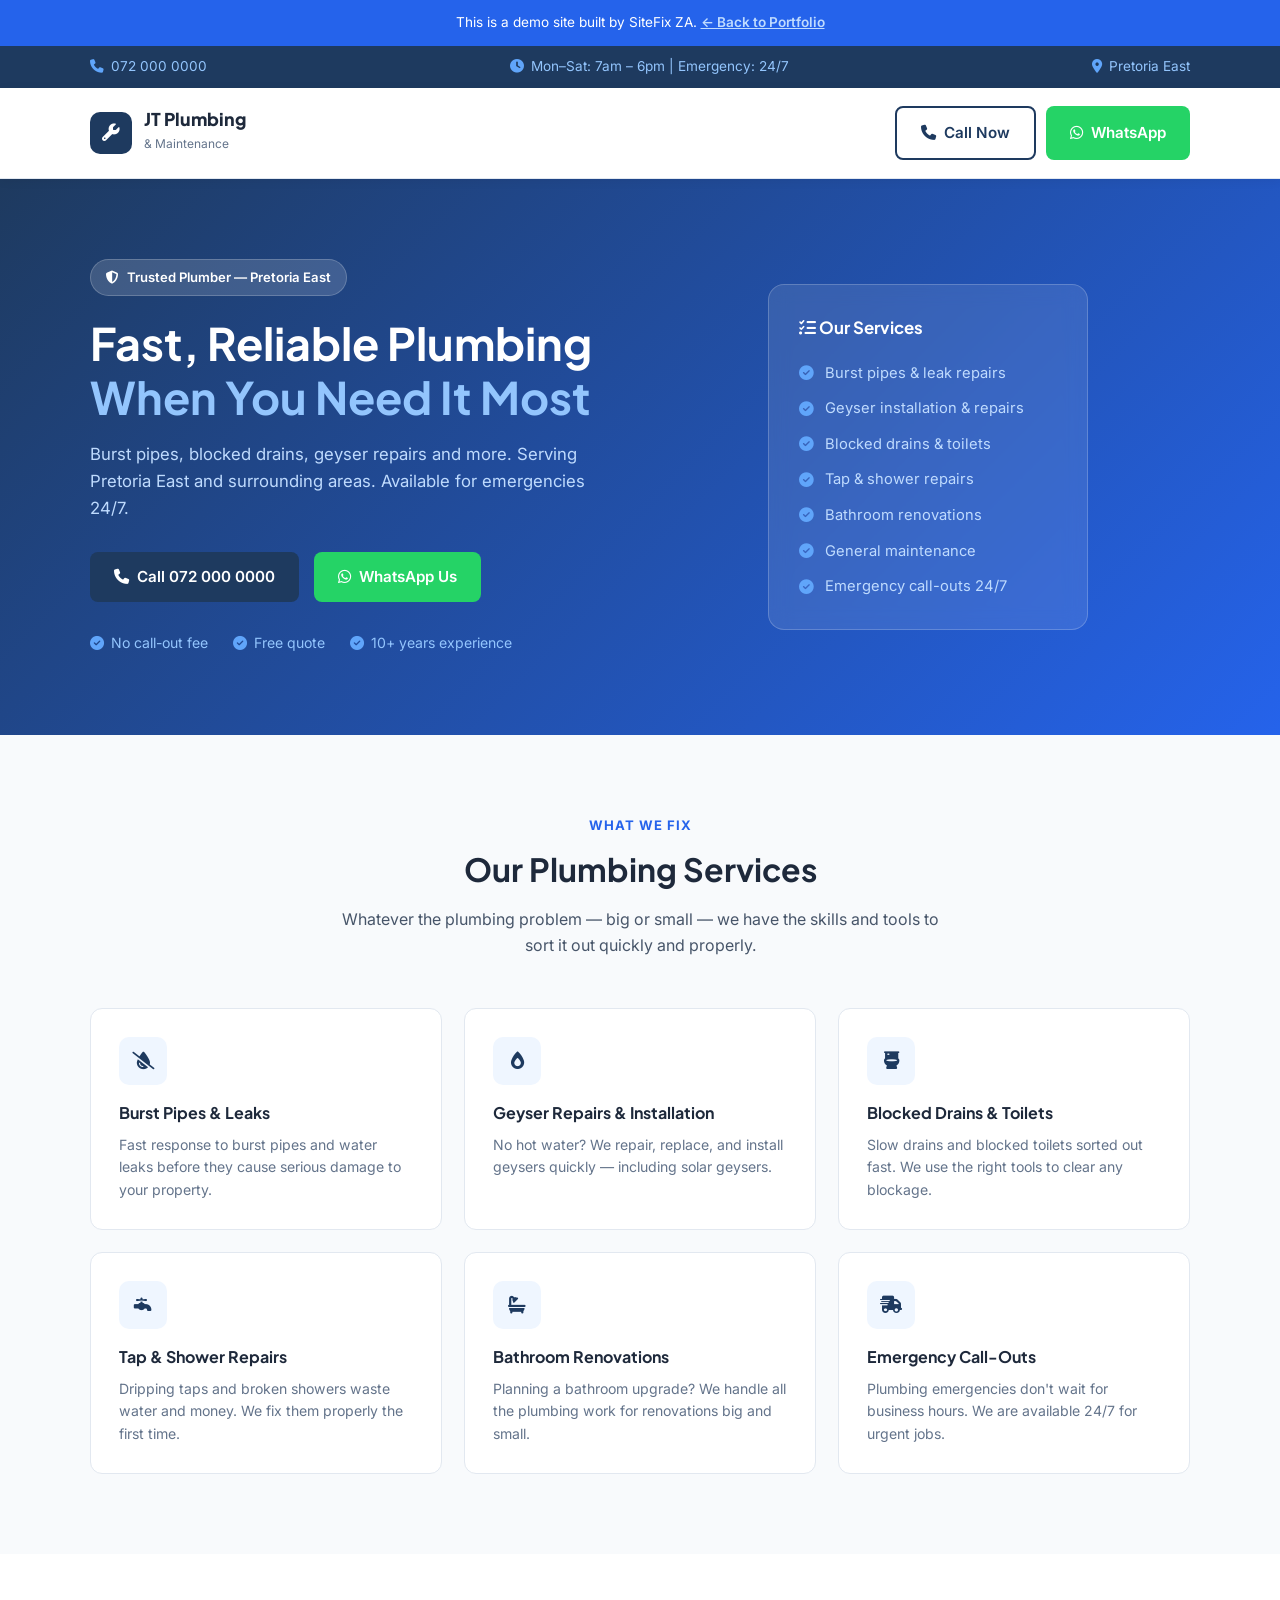
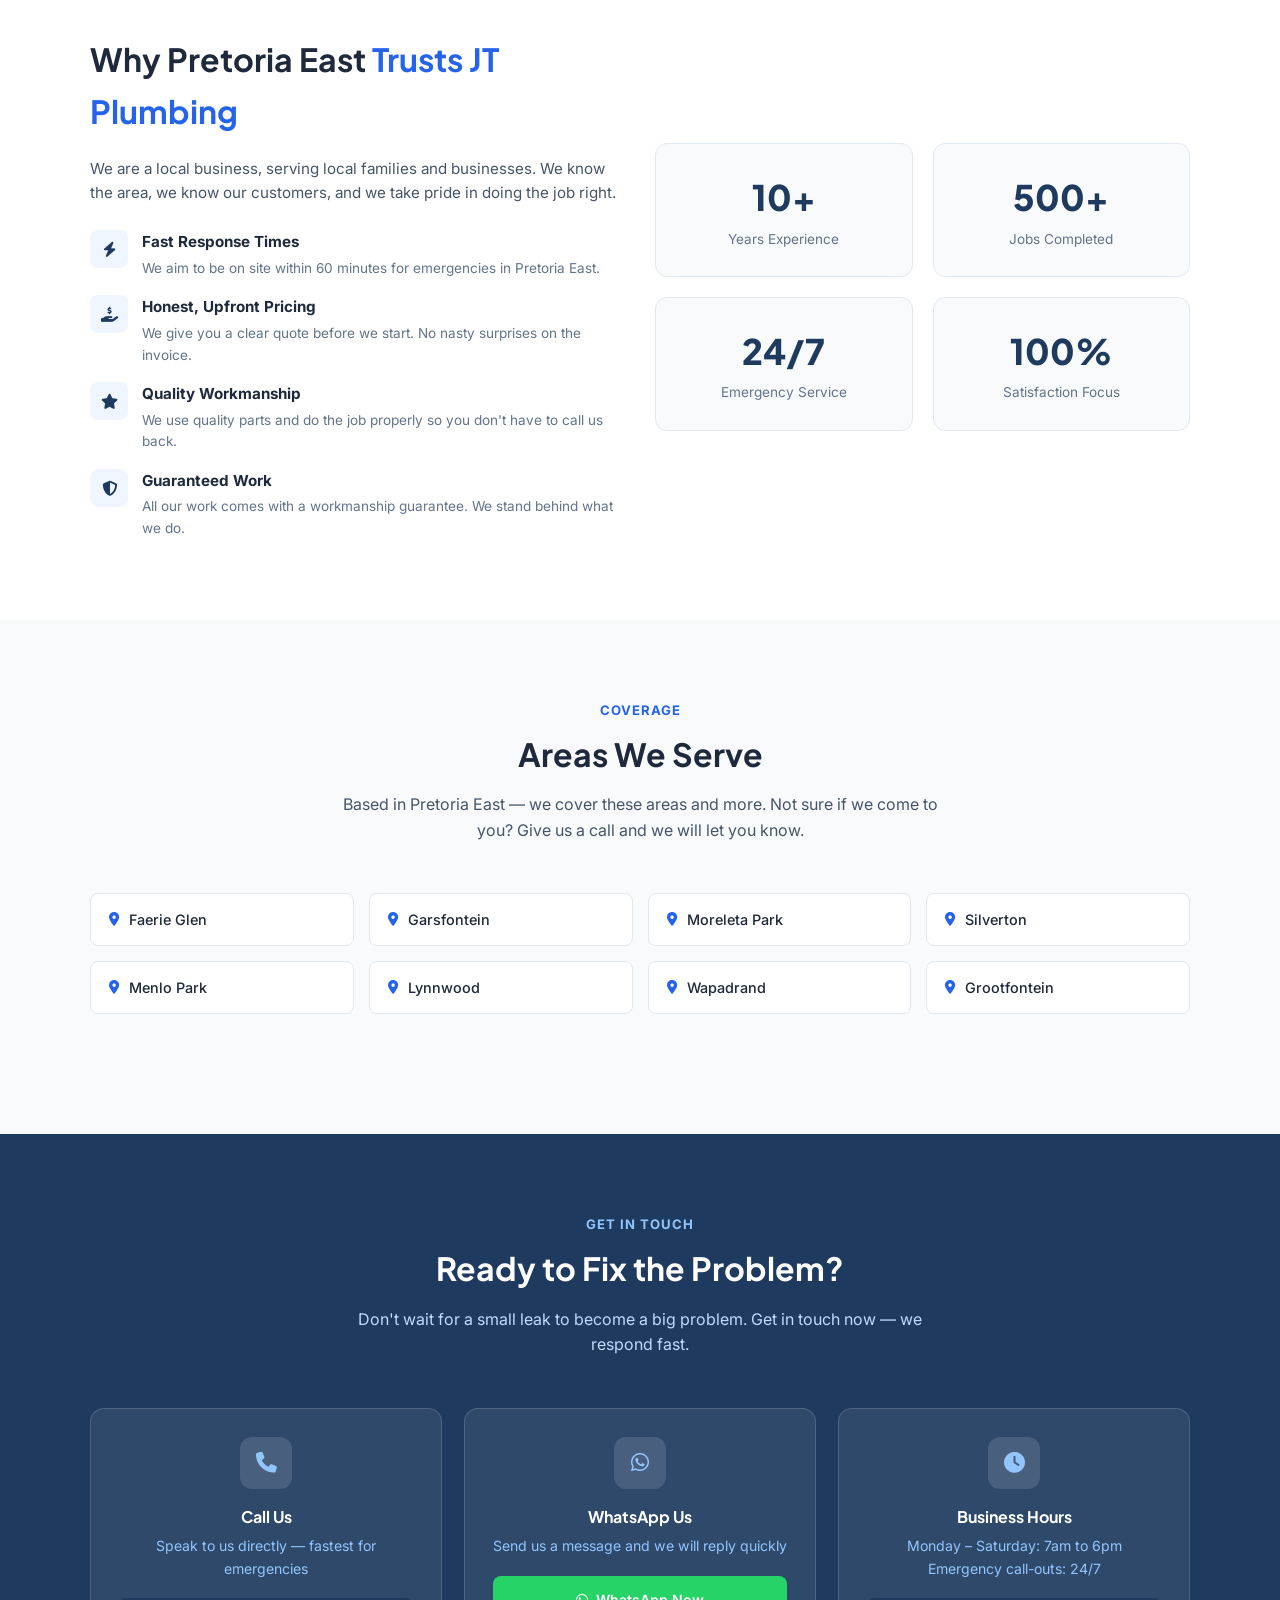
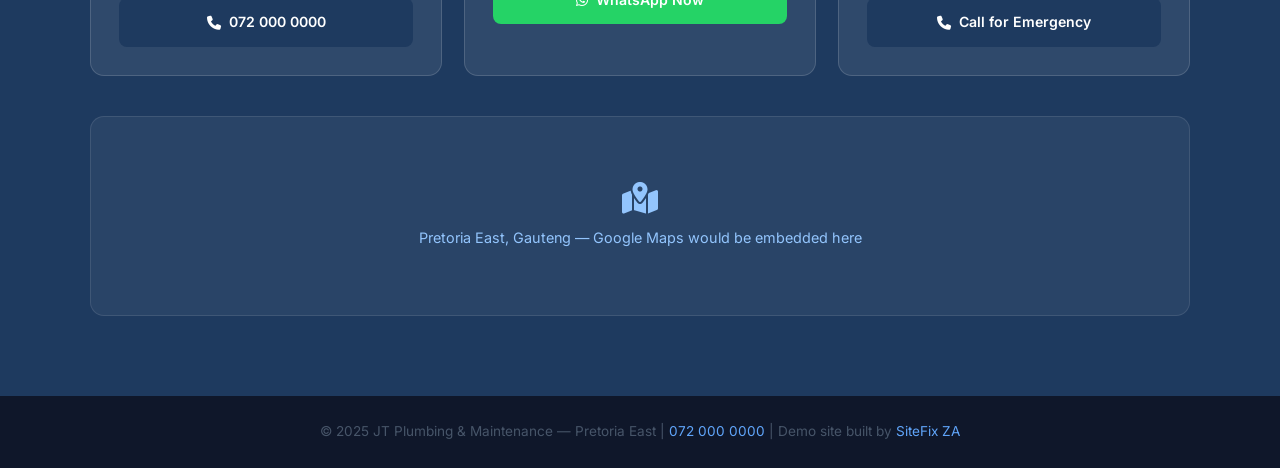
<file: demos/plumber/index.html>
<!DOCTYPE html>
<html lang="en">
<head>
    <meta charset="UTF-8" />
    <meta name="viewport" content="width=device-width, initial-scale=1.0" />
    <meta name="description" content="JT Plumbing and Maintenance — reliable, affordable plumber in Pretoria East. Available for burst pipes, geysers, blocked drains and more." />
    <title>JT Plumbing & Maintenance | Pretoria East</title>
    <link rel="icon" href="data:,">
    <!-- Google Fonts -->
    <link rel="preconnect" href="https://fonts.googleapis.com" />
    <link rel="preconnect" href="https://fonts.gstatic.com" crossorigin />
    <link href="https://fonts.googleapis.com/css2?family=Inter:wght@400;500;600;700;800&family=Plus+Jakarta+Sans:wght@400;500;600;700;800&display=swap" rel="stylesheet" />

    <!-- Font Awesome -->
    <link rel="stylesheet" href="https://cdnjs.cloudflare.com/ajax/libs/font-awesome/6.5.0/css/all.min.css" />

    <style>

        /* =========================================
           RESET & BASE
        ========================================= */

        * {
            margin: 0;
            padding: 0;
            box-sizing: border-box;
        }

        html {
            scroll-behavior: smooth;
        }

        body {
            font-family: 'Inter', sans-serif;
            color: #1e293b;
            line-height: 1.6;
        }

        .container {
            width: 90%;
            max-width: 1100px;
            margin: 0 auto;
        }

        h1, h2, h3 {
            font-family: 'Plus Jakarta Sans', sans-serif;
            font-weight: 700;
        }

        a {
            text-decoration: none;
        }

        /* =========================================
           BUTTONS
        ========================================= */

        .btn {
            display: inline-flex;
            align-items: center;
            gap: 8px;
            padding: 13px 24px;
            border-radius: 8px;
            font-weight: 600;
            font-size: 0.95rem;
            transition: all 0.3s ease;
            cursor: pointer;
            border: none;
            text-decoration: none;
        }

        .btn-call {
            background: #1e3a5f;
            color: #ffffff;
        }

        .btn-call:hover {
            background: #162d4a;
            transform: scale(1.03);
        }

        .btn-whatsapp {
            background: #25d366;
            color: #ffffff;
        }

        .btn-whatsapp:hover {
            background: #1ebe5d;
            transform: scale(1.03);
        }

        .btn-outline {
            border: 2px solid #1e3a5f;
            color: #1e3a5f;
            background: transparent;
        }

        .btn-outline:hover {
            background: #1e3a5f;
            color: #ffffff;
        }

        /* =========================================
           TOP BAR
        ========================================= */

        .top-bar {
            background: #1e3a5f;
            padding: 10px 0;
        }

        .top-bar-inner {
            display: flex;
            justify-content: space-between;
            align-items: center;
            flex-wrap: wrap;
            gap: 10px;
        }

        .top-bar-item {
            display: flex;
            align-items: center;
            gap: 7px;
            color: #93c5fd;
            font-size: 0.85rem;
        }

        .top-bar-item i {
            color: #60a5fa;
        }

        /* =========================================
           NAVBAR
        ========================================= */

        .navbar {
            background: #ffffff;
            padding: 18px 0;
            border-bottom: 1px solid #e2e8f0;
            position: sticky;
            top: 0;
            z-index: 100;
            box-shadow: 0 2px 10px rgba(0,0,0,0.06);
        }

        .nav-inner {
            display: flex;
            justify-content: space-between;
            align-items: center;
        }

        .nav-logo {
            display: flex;
            align-items: center;
            gap: 12px;
        }

        .logo-icon {
            width: 42px;
            height: 42px;
            background: #1e3a5f;
            border-radius: 10px;
            display: flex;
            align-items: center;
            justify-content: center;
            color: #ffffff;
            font-size: 1.1rem;
        }

        .logo-text .name {
            font-family: 'Plus Jakarta Sans', sans-serif;
            font-weight: 800;
            font-size: 1.1rem;
            color: #1e293b;
            display: block;
            line-height: 1.1;
        }

        .logo-text .tagline {
            font-size: 0.75rem;
            color: #64748b;
        }

        .nav-cta-group {
            display: flex;
            gap: 10px;
        }

        /* =========================================
           HERO
        ========================================= */

        .hero {
            background: linear-gradient(135deg, #1e3a5f 0%, #2563eb 100%);
            padding: 80px 0;
            color: #ffffff;
        }

        .hero-inner {
            display: flex;
            align-items: center;
            gap: 50px;
        }

        .hero-text {
            flex: 1;
        }

        .hero-badge {
            display: inline-flex;
            align-items: center;
            gap: 8px;
            background: rgba(255,255,255,0.15);
            color: #ffffff;
            padding: 7px 15px;
            border-radius: 50px;
            font-size: 0.82rem;
            font-weight: 600;
            margin-bottom: 20px;
            border: 1px solid rgba(255,255,255,0.2);
        }

        .hero h1 {
            font-size: 2.8rem;
            line-height: 1.2;
            margin-bottom: 18px;
        }

        .hero h1 span {
            color: #93c5fd;
        }

        .hero-sub {
            font-size: 1.05rem;
            color: #bfdbfe;
            margin-bottom: 30px;
            max-width: 500px;
        }

        .hero-buttons {
            display: flex;
            gap: 15px;
            flex-wrap: wrap;
            margin-bottom: 30px;
        }

        .hero-trust {
            display: flex;
            gap: 25px;
            flex-wrap: wrap;
        }

        .trust-item {
            display: flex;
            align-items: center;
            gap: 7px;
            font-size: 0.88rem;
            color: #93c5fd;
        }

        .trust-item i {
            color: #60a5fa;
        }

        .hero-image-side {
            flex: 1;
            display: flex;
            justify-content: center;
        }

        .hero-card {
            background: rgba(255,255,255,0.1);
            backdrop-filter: blur(10px);
            border: 1px solid rgba(255,255,255,0.2);
            border-radius: 16px;
            padding: 30px;
            width: 100%;
            max-width: 320px;
        }

        .hero-card h3 {
            color: #ffffff;
            margin-bottom: 20px;
            font-size: 1.05rem;
        }

        .service-list {
            list-style: none;
            display: flex;
            flex-direction: column;
            gap: 12px;
        }

        .service-list li {
            display: flex;
            align-items: center;
            gap: 10px;
            color: #bfdbfe;
            font-size: 0.92rem;
        }

        .service-list li i {
            color: #60a5fa;
            width: 16px;
        }

        /* =========================================
           SERVICES SECTION
        ========================================= */

        .services {
            padding: 80px 0;
            background: #f8fafc;
        }

        .section-label {
            font-size: 0.82rem;
            font-weight: 700;
            text-transform: uppercase;
            letter-spacing: 1px;
            color: #2563eb;
            margin-bottom: 8px;
            text-align: center;
        }

        .section-title {
            font-size: 2rem;
            text-align: center;
            margin-bottom: 12px;
        }

        .section-sub {
            text-align: center;
            color: #475569;
            max-width: 600px;
            margin: 0 auto 50px;
        }

        .services-grid {
            display: grid;
            grid-template-columns: repeat(3, 1fr);
            gap: 22px;
        }

        .service-card {
            background: #ffffff;
            border-radius: 12px;
            padding: 28px;
            border: 1px solid #e2e8f0;
            transition: transform 0.3s ease, box-shadow 0.3s ease;
        }

        .service-card:hover {
            transform: translateY(-4px);
            box-shadow: 0 10px 30px rgba(0,0,0,0.08);
        }

        .service-card-icon {
            width: 48px;
            height: 48px;
            background: #eff6ff;
            border-radius: 10px;
            display: flex;
            align-items: center;
            justify-content: center;
            color: #1e3a5f;
            font-size: 1.1rem;
            margin-bottom: 15px;
        }

        .service-card h3 {
            font-size: 1rem;
            margin-bottom: 8px;
        }

        .service-card p {
            font-size: 0.88rem;
            color: #64748b;
        }

        /* =========================================
           WHY US SECTION
        ========================================= */

        .why-us {
            padding: 80px 0;
            background: #ffffff;
        }

        .why-grid {
            display: grid;
            grid-template-columns: repeat(2, 1fr);
            gap: 30px;
            align-items: center;
        }

        .why-text h2 {
            font-size: 2rem;
            margin-bottom: 20px;
        }

        .why-text h2 span {
            color: #2563eb;
        }

        .why-text p {
            color: #475569;
            margin-bottom: 25px;
            font-size: 0.95rem;
        }

        .why-points {
            display: flex;
            flex-direction: column;
            gap: 16px;
        }

        .why-point {
            display: flex;
            align-items: flex-start;
            gap: 14px;
        }

        .point-icon {
            width: 38px;
            height: 38px;
            background: #eff6ff;
            border-radius: 8px;
            display: flex;
            align-items: center;
            justify-content: center;
            color: #1e3a5f;
            font-size: 0.95rem;
            flex-shrink: 0;
        }

        .point-text h4 {
            font-size: 0.95rem;
            margin-bottom: 3px;
        }

        .point-text p {
            font-size: 0.85rem;
            color: #64748b;
            margin: 0;
        }

        .why-stats {
            display: grid;
            grid-template-columns: repeat(2, 1fr);
            gap: 20px;
        }

        .stat-box {
            background: #f8fafc;
            border-radius: 12px;
            padding: 25px;
            text-align: center;
            border: 1px solid #e2e8f0;
        }

        .stat-box .number {
            font-size: 2.2rem;
            font-weight: 800;
            color: #1e3a5f;
            font-family: 'Plus Jakarta Sans', sans-serif;
            display: block;
        }

        .stat-box .label {
            font-size: 0.85rem;
            color: #64748b;
        }

        /* =========================================
           AREAS SECTION
        ========================================= */

        .areas {
            padding: 80px 0;
            background: #f8fafc;
        }

        .areas-grid {
            display: grid;
            grid-template-columns: repeat(4, 1fr);
            gap: 15px;
            margin-bottom: 40px;
        }

        .area-tag {
            background: #ffffff;
            border: 1px solid #e2e8f0;
            border-radius: 8px;
            padding: 14px 18px;
            display: flex;
            align-items: center;
            gap: 10px;
            font-size: 0.9rem;
            font-weight: 500;
            color: #1e293b;
        }

        .area-tag i {
            color: #2563eb;
            font-size: 0.85rem;
        }

        /* =========================================
           CONTACT SECTION
        ========================================= */

        .contact {
            padding: 80px 0;
            background: #1e3a5f;
            color: #ffffff;
        }

        .contact .section-label {
            color: #93c5fd;
        }

        .contact .section-title {
            color: #ffffff;
        }

        .contact .section-sub {
            color: #bfdbfe;
        }

        .contact-grid {
            display: grid;
            grid-template-columns: repeat(3, 1fr);
            gap: 22px;
            margin-bottom: 40px;
        }

        .contact-card {
            background: rgba(255,255,255,0.08);
            border: 1px solid rgba(255,255,255,0.15);
            border-radius: 14px;
            padding: 28px;
            text-align: center;
        }

        .contact-card-icon {
            width: 52px;
            height: 52px;
            background: rgba(255,255,255,0.12);
            border-radius: 12px;
            display: flex;
            align-items: center;
            justify-content: center;
            font-size: 1.3rem;
            color: #93c5fd;
            margin: 0 auto 15px;
        }

        .contact-card h3 {
            font-size: 1rem;
            color: #ffffff;
            margin-bottom: 6px;
        }

        .contact-card p {
            font-size: 0.88rem;
            color: #93c5fd;
            margin-bottom: 18px;
        }

        .contact-card .btn {
            width: 100%;
            justify-content: center;
            font-size: 0.88rem;
        }

        /* Map placeholder */
        .map-placeholder {
            background: rgba(255,255,255,0.05);
            border: 1px solid rgba(255,255,255,0.1);
            border-radius: 14px;
            height: 200px;
            display: flex;
            align-items: center;
            justify-content: center;
            flex-direction: column;
            gap: 12px;
            color: #93c5fd;
        }

        .map-placeholder i {
            font-size: 2rem;
        }

        .map-placeholder p {
            font-size: 0.9rem;
        }

        /* =========================================
           FOOTER
        ========================================= */

        .footer {
            background: #0f172a;
            padding: 25px 0;
            text-align: center;
        }

        .footer p {
            color: #475569;
            font-size: 0.85rem;
        }

        .footer a {
            color: #60a5fa;
        }

        /* =========================================
           BACK TO PORTFOLIO BANNER
        ========================================= */

        .portfolio-banner {
            background: #2563eb;
            padding: 12px 0;
            text-align: center;
        }

        .portfolio-banner p {
            color: #ffffff;
            font-size: 0.85rem;
        }

        .portfolio-banner a {
            color: #bfdbfe;
            font-weight: 600;
            text-decoration: underline;
        }

        /* =========================================
           MOBILE RESPONSIVE
        ========================================= */

        @media (max-width: 768px) {

            .hero-inner {
                flex-direction: column;
                text-align: center;
            }

            .hero h1 {
                font-size: 2rem;
            }

            .hero-buttons {
                justify-content: center;
            }

            .hero-trust {
                justify-content: center;
            }

            .hero-sub {
                margin: 0 auto 30px;
            }

            .services-grid {
                grid-template-columns: 1fr;
            }

            .why-grid {
                grid-template-columns: 1fr;
            }

            .areas-grid {
                grid-template-columns: repeat(2, 1fr);
            }

            .contact-grid {
                grid-template-columns: 1fr;
            }

            .nav-cta-group .btn:first-child {
                display: none;
            }

            .top-bar-inner {
                justify-content: center;
            }
        }

    </style>
</head>

<body>

    <!-- Portfolio Banner -->
    <div class="portfolio-banner">
        <p>
            This is a demo site built by SiteFix ZA.
            <a href="../../index.html">← Back to Portfolio</a>
        </p>
    </div>

    <!-- Top Bar -->
    <div class="top-bar">
        <div class="container top-bar-inner">
            <div class="top-bar-item">
                <i class="fa-solid fa-phone"></i>
                <span>072 000 0000</span>
            </div>
            <div class="top-bar-item">
                <i class="fa-solid fa-clock"></i>
                <span>Mon–Sat: 7am – 6pm | Emergency: 24/7</span>
            </div>
            <div class="top-bar-item">
                <i class="fa-solid fa-location-dot"></i>
                <span>Pretoria East</span>
            </div>
        </div>
    </div>

    <!-- Navbar -->
    <nav class="navbar">
        <div class="container nav-inner">
            <div class="nav-logo">
                <div class="logo-icon">
                    <i class="fa-solid fa-wrench"></i>
                </div>
                <div class="logo-text">
                    <span class="name">JT Plumbing</span>
                    <span class="tagline">& Maintenance</span>
                </div>
            </div>
            <div class="nav-cta-group">
                <a href="tel:0720000000" class="btn btn-outline">
                    <i class="fa-solid fa-phone"></i>
                    Call Now
                </a>
                <a href="https://wa.me/27720000000?text=Hi%20JT%20Plumbing!%20I%20need%20a%20plumber." 
                   class="btn btn-whatsapp"
                   target="_blank">
                    <i class="fa-brands fa-whatsapp"></i>
                    WhatsApp
                </a>
            </div>
        </div>
    </nav>

    <!-- Hero -->
    <section class="hero">
        <div class="container hero-inner">
            <div class="hero-text">
                <div class="hero-badge">
                    <i class="fa-solid fa-shield-halved"></i>
                    Trusted Plumber — Pretoria East
                </div>
                <h1>
                    Fast, Reliable Plumbing
                    <span>When You Need It Most</span>
                </h1>
                <p class="hero-sub">
                    Burst pipes, blocked drains, geyser repairs and more.
                    Serving Pretoria East and surrounding areas.
                    Available for emergencies 24/7.
                </p>
                <div class="hero-buttons">
                    <a href="tel:0720000000" class="btn btn-call">
                        <i class="fa-solid fa-phone"></i>
                        Call 072 000 0000
                    </a>
                    <a href="https://wa.me/27720000000?text=Hi%20JT%20Plumbing!%20I%20need%20a%20plumber." 
                       class="btn btn-whatsapp"
                       target="_blank">
                        <i class="fa-brands fa-whatsapp"></i>
                        WhatsApp Us
                    </a>
                </div>
                <div class="hero-trust">
                    <div class="trust-item">
                        <i class="fa-solid fa-circle-check"></i>
                        <span>No call-out fee</span>
                    </div>
                    <div class="trust-item">
                        <i class="fa-solid fa-circle-check"></i>
                        <span>Free quote</span>
                    </div>
                    <div class="trust-item">
                        <i class="fa-solid fa-circle-check"></i>
                        <span>10+ years experience</span>
                    </div>
                </div>
            </div>
            <div class="hero-image-side">
                <div class="hero-card">
                    <h3>
                        <i class="fa-solid fa-list-check"></i>
                        Our Services
                    </h3>
                    <ul class="service-list">
                        <li><i class="fa-solid fa-circle-check"></i> Burst pipes & leak repairs</li>
                        <li><i class="fa-solid fa-circle-check"></i> Geyser installation & repairs</li>
                        <li><i class="fa-solid fa-circle-check"></i> Blocked drains & toilets</li>
                        <li><i class="fa-solid fa-circle-check"></i> Tap & shower repairs</li>
                        <li><i class="fa-solid fa-circle-check"></i> Bathroom renovations</li>
                        <li><i class="fa-solid fa-circle-check"></i> General maintenance</li>
                        <li><i class="fa-solid fa-circle-check"></i> Emergency call-outs 24/7</li>
                    </ul>
                </div>
            </div>
        </div>
    </section>

    <!-- Services Section -->
    <section class="services" id="services">
        <div class="container">
            <div class="section-label">What We Fix</div>
            <h2 class="section-title">Our Plumbing Services</h2>
            <p class="section-sub">
                Whatever the plumbing problem — big or small —
                we have the skills and tools to sort it out quickly and properly.
            </p>
            <div class="services-grid">
                <div class="service-card">
                    <div class="service-card-icon">
                        <i class="fa-solid fa-droplet-slash"></i>
                    </div>
                    <h3>Burst Pipes & Leaks</h3>
                    <p>Fast response to burst pipes and water leaks before they cause serious damage to your property.</p>
                </div>
                <div class="service-card">
                    <div class="service-card-icon">
                        <i class="fa-solid fa-fire-flame-simple"></i>
                    </div>
                    <h3>Geyser Repairs & Installation</h3>
                    <p>No hot water? We repair, replace, and install geysers quickly — including solar geysers.</p>
                </div>
                <div class="service-card">
                    <div class="service-card-icon">
                        <i class="fa-solid fa-toilet"></i>
                    </div>
                    <h3>Blocked Drains & Toilets</h3>
                    <p>Slow drains and blocked toilets sorted out fast. We use the right tools to clear any blockage.</p>
                </div>
                <div class="service-card">
                    <div class="service-card-icon">
                        <i class="fa-solid fa-faucet"></i>
                    </div>
                    <h3>Tap & Shower Repairs</h3>
                    <p>Dripping taps and broken showers waste water and money. We fix them properly the first time.</p>
                </div>
                <div class="service-card">
                    <div class="service-card-icon">
                        <i class="fa-solid fa-bath"></i>
                    </div>
                    <h3>Bathroom Renovations</h3>
                    <p>Planning a bathroom upgrade? We handle all the plumbing work for renovations big and small.</p>
                </div>
                <div class="service-card">
                    <div class="service-card-icon">
                        <i class="fa-solid fa-truck-fast"></i>
                    </div>
                    <h3>Emergency Call-Outs</h3>
                    <p>Plumbing emergencies don't wait for business hours. We are available 24/7 for urgent jobs.</p>
                </div>
            </div>
        </div>
    </section>

    <!-- Why Us -->
    <section class="why-us" id="about">
        <div class="container">
            <div class="why-grid">
                <div class="why-text">
                    <h2>Why Pretoria East <span>Trusts JT Plumbing</span></h2>
                    <p>
                        We are a local business, serving local families and businesses.
                        We know the area, we know our customers, and we take pride in doing the job right.
                    </p>
                    <div class="why-points">
                        <div class="why-point">
                            <div class="point-icon">
                                <i class="fa-solid fa-bolt"></i>
                            </div>
                            <div class="point-text">
                                <h4>Fast Response Times</h4>
                                <p>We aim to be on site within 60 minutes for emergencies in Pretoria East.</p>
                            </div>
                        </div>
                        <div class="why-point">
                            <div class="point-icon">
                                <i class="fa-solid fa-hand-holding-dollar"></i>
                            </div>
                            <div class="point-text">
                                <h4>Honest, Upfront Pricing</h4>
                                <p>We give you a clear quote before we start. No nasty surprises on the invoice.</p>
                            </div>
                        </div>
                        <div class="why-point">
                            <div class="point-icon">
                                <i class="fa-solid fa-star"></i>
                            </div>
                            <div class="point-text">
                                <h4>Quality Workmanship</h4>
                                <p>We use quality parts and do the job properly so you don't have to call us back.</p>
                            </div>
                        </div>
                        <div class="why-point">
                            <div class="point-icon">
                                <i class="fa-solid fa-shield-halved"></i>
                            </div>
                            <div class="point-text">
                                <h4>Guaranteed Work</h4>
                                <p>All our work comes with a workmanship guarantee. We stand behind what we do.</p>
                            </div>
                        </div>
                    </div>
                </div>
                <div class="why-stats">
                    <div class="stat-box">
                        <span class="number">10+</span>
                        <span class="label">Years Experience</span>
                    </div>
                    <div class="stat-box">
                        <span class="number">500+</span>
                        <span class="label">Jobs Completed</span>
                    </div>
                    <div class="stat-box">
                        <span class="number">24/7</span>
                        <span class="label">Emergency Service</span>
                    </div>
                    <div class="stat-box">
                        <span class="number">100%</span>
                        <span class="label">Satisfaction Focus</span>
                    </div>
                </div>
            </div>
        </div>
    </section>

    <!-- Areas We Cover -->
    <section class="areas" id="areas">
        <div class="container">
            <div class="section-label">Coverage</div>
            <h2 class="section-title">Areas We Serve</h2>
            <p class="section-sub">
                Based in Pretoria East — we cover these areas and more.
                Not sure if we come to you? Give us a call and we will let you know.
            </p>
            <div class="areas-grid">
                <div class="area-tag"><i class="fa-solid fa-location-dot"></i> Faerie Glen</div>
                <div class="area-tag"><i class="fa-solid fa-location-dot"></i> Garsfontein</div>
                <div class="area-tag"><i class="fa-solid fa-location-dot"></i> Moreleta Park</div>
                <div class="area-tag"><i class="fa-solid fa-location-dot"></i> Silverton</div>
                <div class="area-tag"><i class="fa-solid fa-location-dot"></i> Menlo Park</div>
                <div class="area-tag"><i class="fa-solid fa-location-dot"></i> Lynnwood</div>
                <div class="area-tag"><i class="fa-solid fa-location-dot"></i> Wapadrand</div>
                <div class="area-tag"><i class="fa-solid fa-location-dot"></i> Grootfontein</div>
            </div>
        </div>
    </section>

    <!-- Contact -->
    <section class="contact" id="contact">
        <div class="container">
            <div class="section-label">Get In Touch</div>
            <h2 class="section-title">Ready to Fix the Problem?</h2>
            <p class="section-sub">
                Don't wait for a small leak to become a big problem.
                Get in touch now — we respond fast.
            </p>
            <div class="contact-grid">
                <div class="contact-card">
                    <div class="contact-card-icon">
                        <i class="fa-solid fa-phone"></i>
                    </div>
                    <h3>Call Us</h3>
                    <p>Speak to us directly — fastest for emergencies</p>
                    <a href="tel:0720000000" class="btn btn-call">
                        <i class="fa-solid fa-phone"></i>
                        072 000 0000
                    </a>
                </div>
                <div class="contact-card">
                    <div class="contact-card-icon">
                        <i class="fa-brands fa-whatsapp"></i>
                    </div>
                    <h3>WhatsApp Us</h3>
                    <p>Send us a message and we will reply quickly</p>
                    <a href="https://wa.me/27720000000?text=Hi%20JT%20Plumbing!%20I%20need%20a%20plumber." 
                       class="btn btn-whatsapp"
                       target="_blank">
                        <i class="fa-brands fa-whatsapp"></i>
                        WhatsApp Now
                    </a>
                </div>
                <div class="contact-card">
                    <div class="contact-card-icon">
                        <i class="fa-solid fa-clock"></i>
                    </div>
                    <h3>Business Hours</h3>
                    <p>Monday – Saturday: 7am to 6pm<br />Emergency call-outs: 24/7</p>
                    <a href="tel:0720000000" class="btn btn-call">
                        <i class="fa-solid fa-phone"></i>
                        Call for Emergency
                    </a>
                </div>
            </div>
            <div class="map-placeholder">
                <i class="fa-solid fa-map-location-dot"></i>
                <p>Pretoria East, Gauteng — Google Maps would be embedded here</p>
            </div>
        </div>
    </section>

    <!-- Footer -->
    <footer class="footer">
        <div class="container">
            <p>
                © 2025 JT Plumbing & Maintenance — Pretoria East |
                <a href="tel:0720000000">072 000 0000</a> |
                Demo site built by <a href="../../index.html">SiteFix ZA</a>
            </p>
        </div>
    </footer>

</body>
</html>
</file>
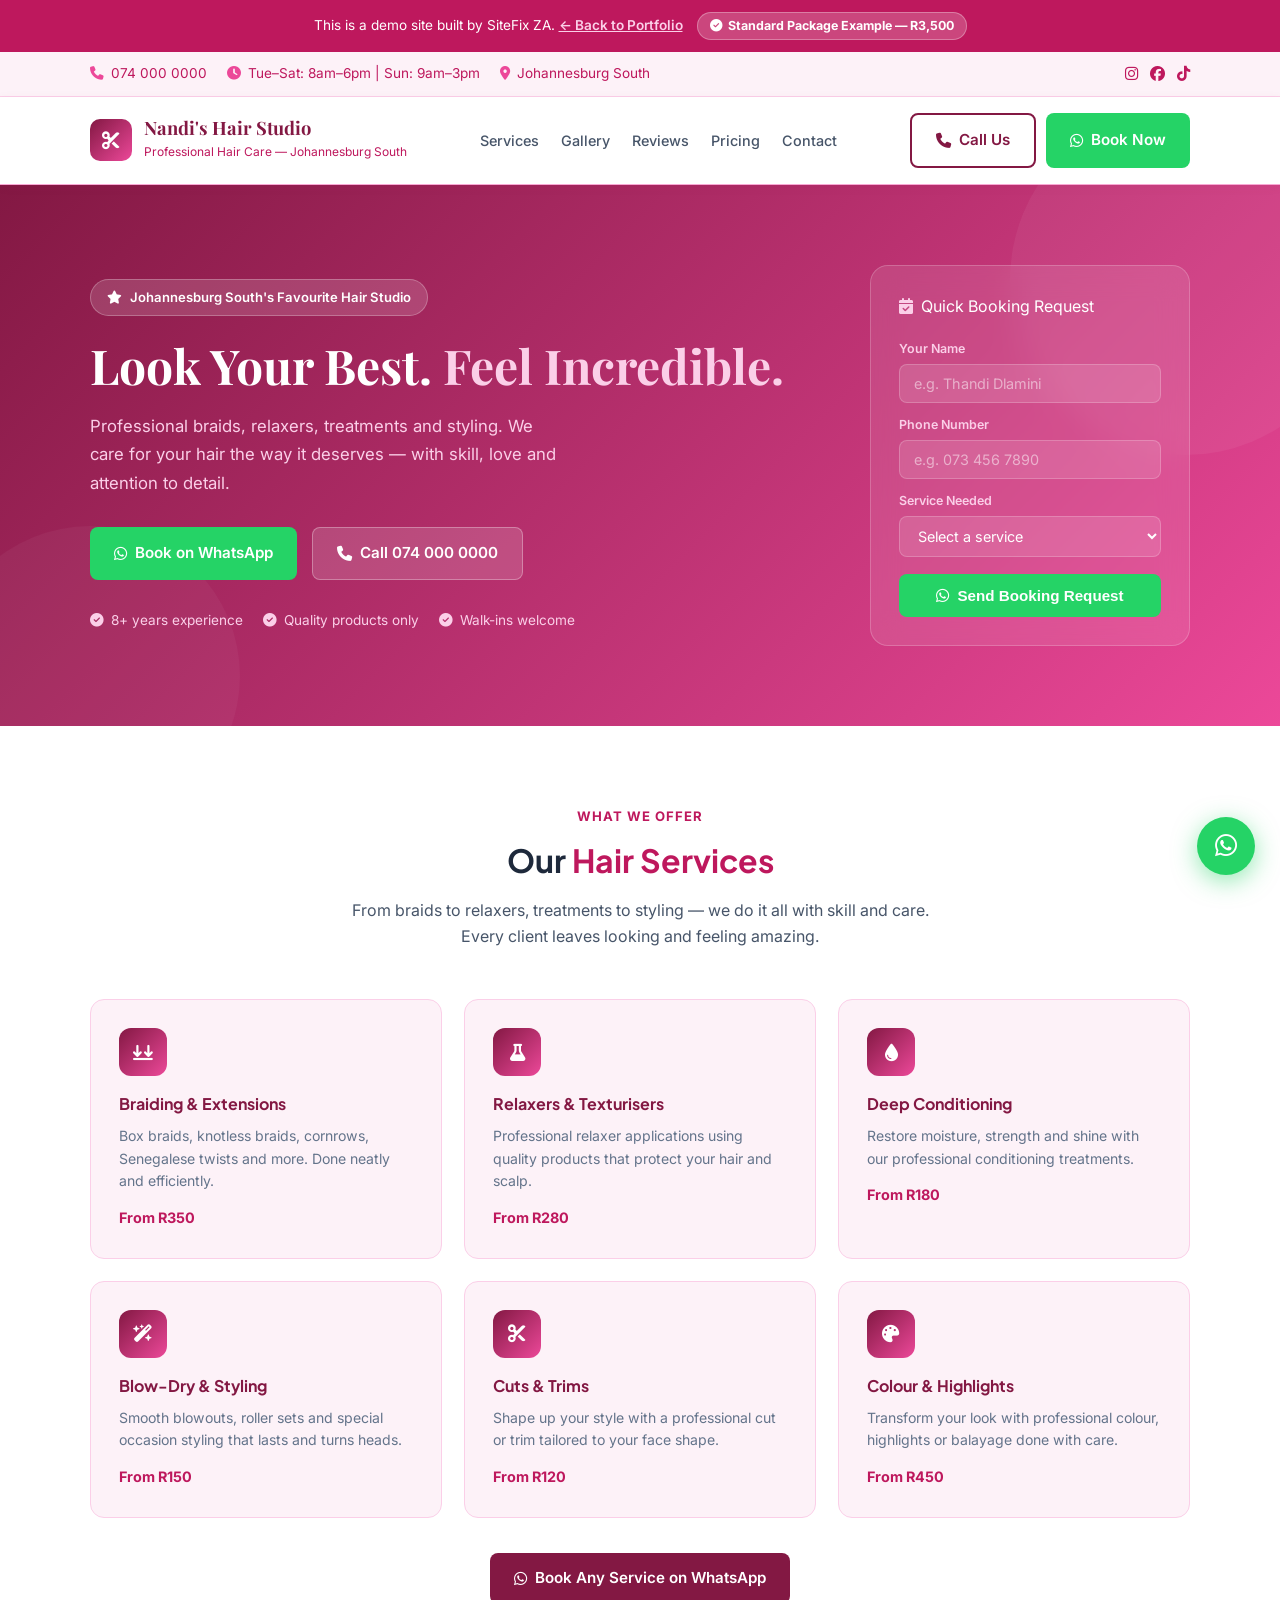
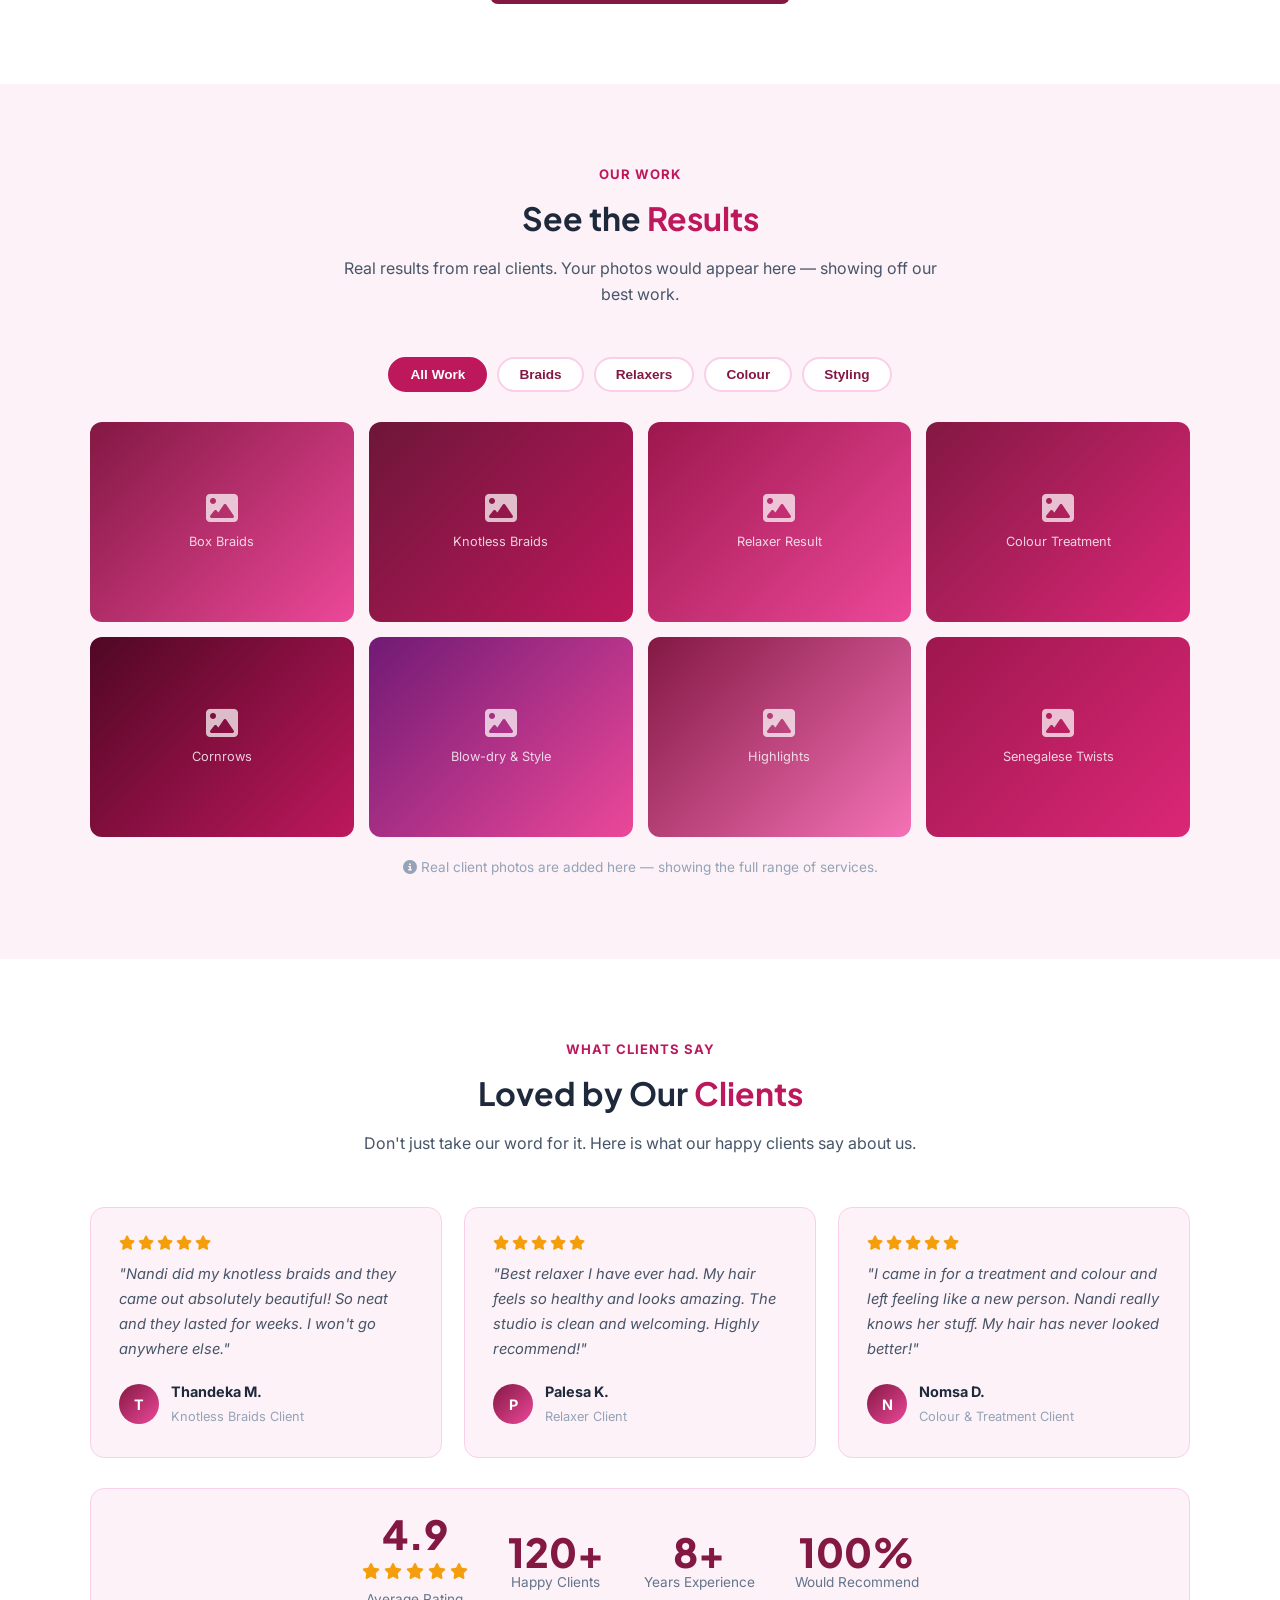
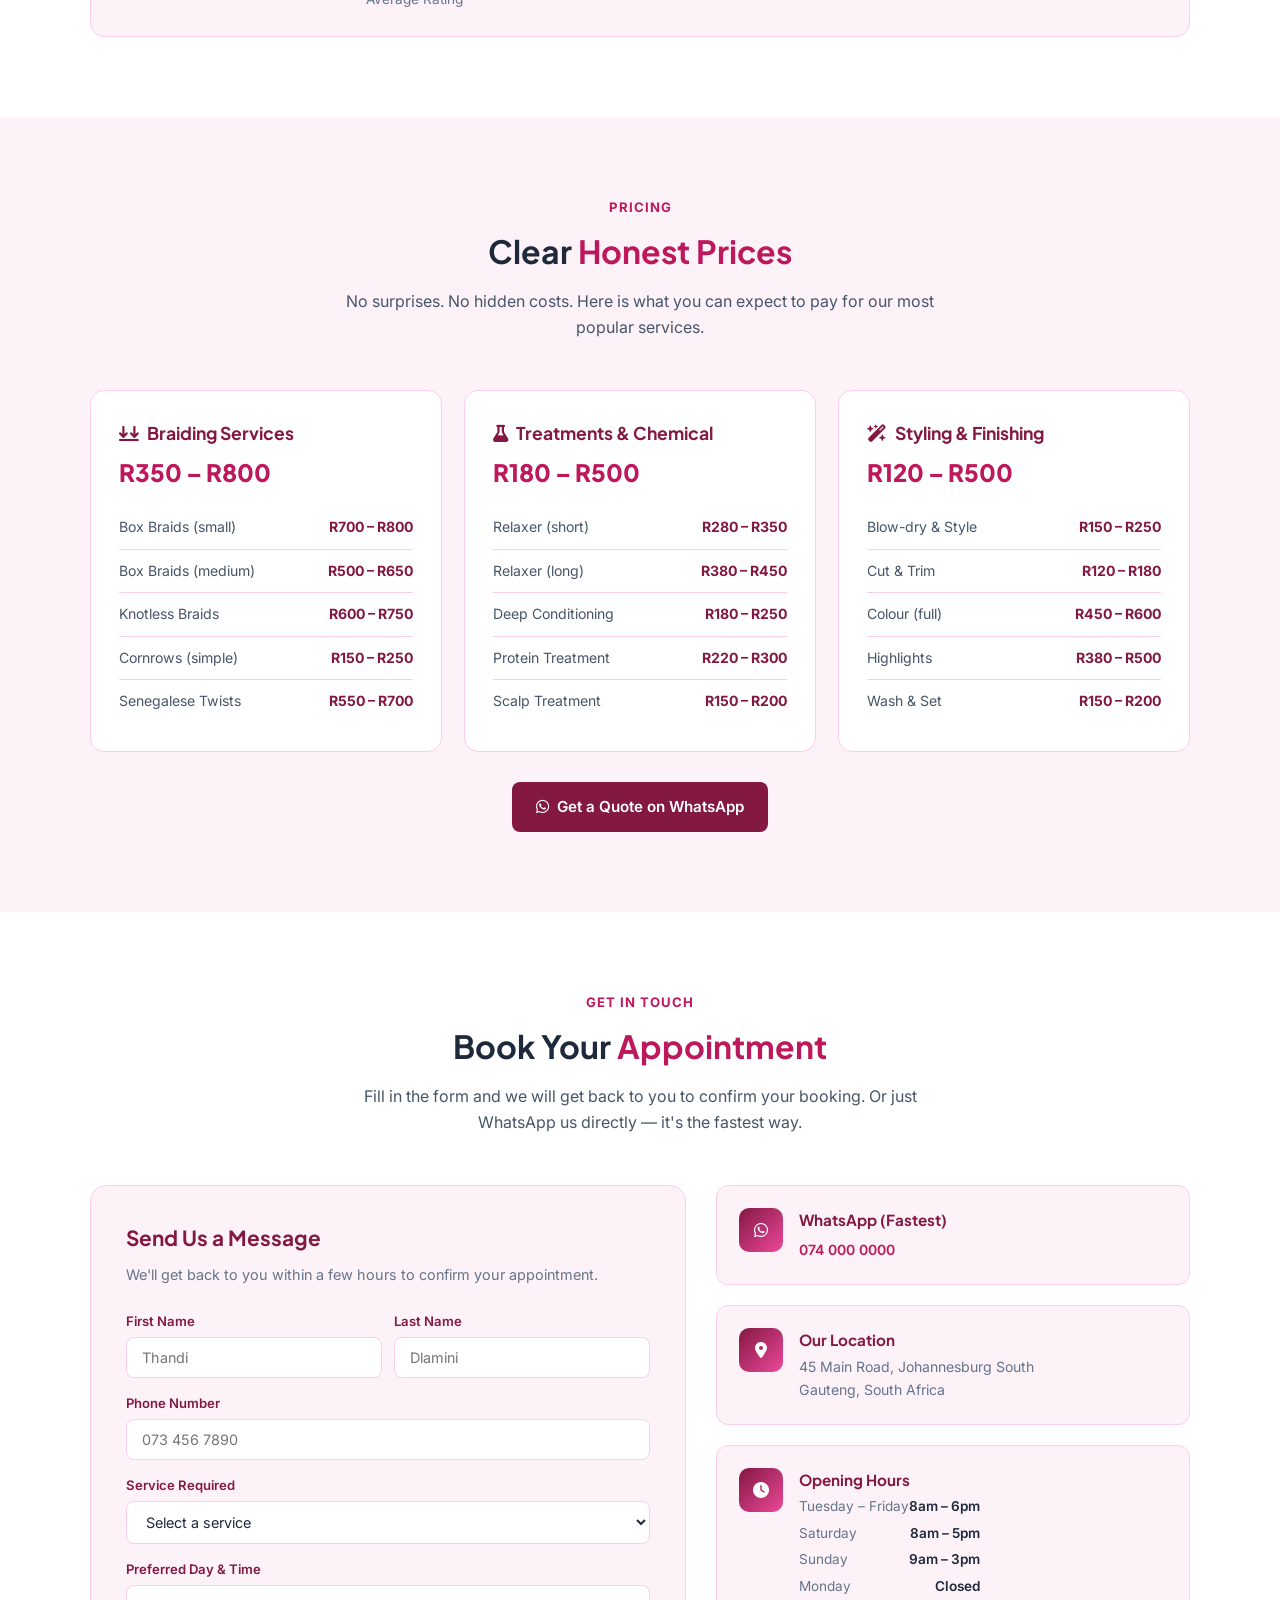
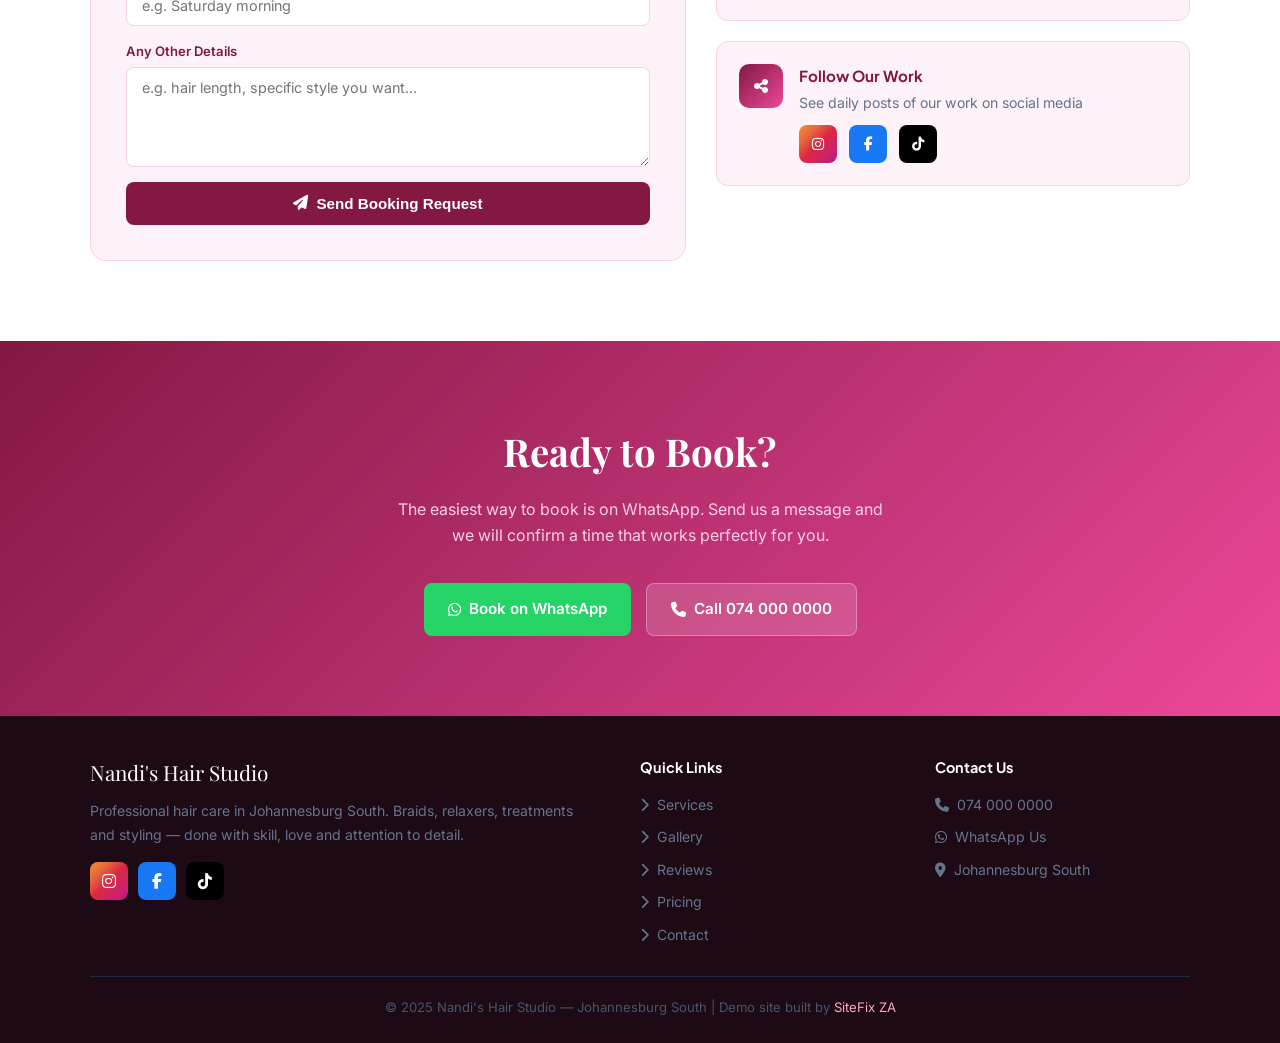
<file: demos/salon/index.html>
<!DOCTYPE html>
<html lang="en">
<head>
    <meta charset="UTF-8" />
    <meta name="viewport" content="width=device-width, initial-scale=1.0" />
    <meta name="description" content="Nandi's Hair Studio — professional braids, relaxers, treatments and styling in Johannesburg South. Book your appointment on WhatsApp today." />
    <title>Nandi's Hair Studio | Johannesburg South</title>
    <link rel="icon" href="data:,">
    <link rel="preconnect" href="https://fonts.googleapis.com" />
    <link rel="preconnect" href="https://fonts.gstatic.com" crossorigin />
    <link href="https://fonts.googleapis.com/css2?family=Inter:wght@400;500;600;700;800&family=Plus+Jakarta+Sans:wght@400;500;600;700;800&family=Playfair+Display:wght@400;700&display=swap" rel="stylesheet" />
    <link rel="stylesheet" href="https://cdnjs.cloudflare.com/ajax/libs/font-awesome/6.5.0/css/all.min.css" />

    <style>

        /* =========================================
           RESET & BASE
        ========================================= */

        * {
            margin: 0;
            padding: 0;
            box-sizing: border-box;
        }

        html { scroll-behavior: smooth; }

        body {
            font-family: 'Inter', sans-serif;
            color: #1e293b;
            line-height: 1.6;
            background: #ffffff;
        }

        .container {
            width: 90%;
            max-width: 1100px;
            margin: 0 auto;
        }

        h1, h2, h3, h4 {
            font-family: 'Plus Jakarta Sans', sans-serif;
            font-weight: 700;
        }

        a { text-decoration: none; }

        :root {
            --pink-dark:   #831843;
            --pink-mid:    #be185d;
            --pink-light:  #ec4899;
            --pink-pale:   #fdf2f8;
            --pink-border: #fbcfe8;
        }

        /* =========================================
           BUTTONS
        ========================================= */

        .btn {
            display: inline-flex;
            align-items: center;
            gap: 8px;
            padding: 13px 24px;
            border-radius: 8px;
            font-weight: 600;
            font-size: 0.95rem;
            transition: all 0.3s ease;
            cursor: pointer;
            border: none;
            text-decoration: none;
        }

        .btn-primary {
            background: var(--pink-dark);
            color: #ffffff;
        }

        .btn-primary:hover {
            background: #6d1639;
            transform: scale(1.03);
        }

        .btn-whatsapp {
            background: #25d366;
            color: #ffffff;
        }

        .btn-whatsapp:hover {
            background: #1ebe5d;
            transform: scale(1.03);
        }

        .btn-outline {
            border: 2px solid var(--pink-dark);
            color: var(--pink-dark);
            background: transparent;
        }

        .btn-outline:hover {
            background: var(--pink-dark);
            color: #ffffff;
        }

        .btn-light {
            background: rgba(255,255,255,0.15);
            color: #ffffff;
            border: 1px solid rgba(255,255,255,0.3);
        }

        .btn-light:hover {
            background: rgba(255,255,255,0.25);
        }

        /* =========================================
           FLOATING WHATSAPP BUTTON
        ========================================= */

        .float-whatsapp {
            position: fixed;
            bottom: 25px;
            right: 25px;
            width: 58px;
            height: 58px;
            background: #25d366;
            border-radius: 50%;
            display: flex;
            align-items: center;
            justify-content: center;
            font-size: 1.6rem;
            color: #ffffff;
            box-shadow: 0 6px 25px rgba(37,211,102,0.5);
            z-index: 9999;
            transition: transform 0.3s ease;
            text-decoration: none;
        }

        .float-whatsapp:hover {
            transform: scale(1.1);
        }

        /* =========================================
           PORTFOLIO BANNER
        ========================================= */

        .portfolio-banner {
            background: var(--pink-mid);
            padding: 12px 0;
            text-align: center;
        }

        .portfolio-banner p {
            color: #ffffff;
            font-size: 0.85rem;
        }

        .portfolio-banner a {
            color: #fbcfe8;
            font-weight: 600;
            text-decoration: underline;
        }

        .standard-badge-banner {
            display: inline-flex;
            align-items: center;
            gap: 6px;
            background: rgba(255,255,255,0.2);
            color: #ffffff;
            padding: 3px 12px;
            border-radius: 50px;
            font-size: 0.78rem;
            font-weight: 700;
            margin-left: 10px;
            border: 1px solid rgba(255,255,255,0.3);
        }

        /* =========================================
           TOP BAR
        ========================================= */

        .top-bar {
            background: var(--pink-pale);
            border-bottom: 1px solid var(--pink-border);
            padding: 10px 0;
        }

        .top-bar-inner {
            display: flex;
            justify-content: space-between;
            align-items: center;
            flex-wrap: wrap;
            gap: 10px;
        }

        .top-bar-item {
            display: flex;
            align-items: center;
            gap: 7px;
            color: var(--pink-mid);
            font-size: 0.85rem;
        }

        .top-bar-item i { color: var(--pink-light); }

        .top-bar-social {
            display: flex;
            gap: 12px;
        }

        .top-bar-social a {
            color: var(--pink-mid);
            font-size: 0.95rem;
            transition: color 0.3s;
        }

        .top-bar-social a:hover {
            color: var(--pink-dark);
        }

        /* =========================================
           NAVBAR
        ========================================= */

        .navbar {
            background: #ffffff;
            padding: 16px 0;
            border-bottom: 1px solid #f9a8d4;
            position: sticky;
            top: 0;
            z-index: 1000;
            box-shadow: 0 2px 10px rgba(131,24,67,0.06);
        }

        .nav-inner {
            display: flex;
            justify-content: space-between;
            align-items: center;
        }

        .nav-logo {
            display: flex;
            align-items: center;
            gap: 12px;
        }

        .logo-icon {
            width: 42px;
            height: 42px;
            background: linear-gradient(135deg, var(--pink-dark), var(--pink-light));
            border-radius: 10px;
            display: flex;
            align-items: center;
            justify-content: center;
            color: #ffffff;
            font-size: 1.1rem;
        }

        .logo-text .name {
            font-family: 'Playfair Display', serif;
            font-weight: 700;
            font-size: 1.15rem;
            color: var(--pink-dark);
            display: block;
            line-height: 1.1;
        }

        .logo-text .tagline {
            font-size: 0.75rem;
            color: var(--pink-mid);
        }

        .nav-links-row {
            display: flex;
            align-items: center;
            gap: 22px;
        }

        .nav-link {
            color: #475569;
            font-size: 0.9rem;
            font-weight: 500;
            transition: color 0.3s;
        }

        .nav-link:hover {
            color: var(--pink-dark);
        }

        .nav-cta-group {
            display: flex;
            gap: 10px;
        }

        /* =========================================
           HERO SECTION
        ========================================= */

        .hero {
            background: linear-gradient(135deg, var(--pink-dark) 0%, var(--pink-light) 100%);
            padding: 80px 0;
            color: #ffffff;
            position: relative;
            overflow: hidden;
        }

        .hero::before {
            content: '';
            position: absolute;
            top: -80px;
            right: -80px;
            width: 350px;
            height: 350px;
            background: rgba(255,255,255,0.05);
            border-radius: 50%;
        }

        .hero::after {
            content: '';
            position: absolute;
            bottom: -100px;
            left: -60px;
            width: 300px;
            height: 300px;
            background: rgba(255,255,255,0.04);
            border-radius: 50%;
        }

        .hero-inner {
            display: flex;
            align-items: center;
            gap: 50px;
            position: relative;
            z-index: 1;
        }

        .hero-text { flex: 1; }

        .hero-badge {
            display: inline-flex;
            align-items: center;
            gap: 8px;
            background: rgba(255,255,255,0.15);
            color: #ffffff;
            padding: 7px 16px;
            border-radius: 50px;
            font-size: 0.82rem;
            font-weight: 600;
            margin-bottom: 22px;
            border: 1px solid rgba(255,255,255,0.25);
        }

        .hero h1 {
            font-family: 'Playfair Display', serif;
            font-size: 3rem;
            line-height: 1.15;
            margin-bottom: 18px;
        }

        .hero h1 span { color: #fbcfe8; }

        .hero-sub {
            font-size: 1.05rem;
            color: #fbcfe8;
            margin-bottom: 30px;
            max-width: 480px;
            line-height: 1.7;
        }

        .hero-buttons {
            display: flex;
            gap: 15px;
            flex-wrap: wrap;
            margin-bottom: 30px;
        }

        .hero-trust {
            display: flex;
            gap: 20px;
            flex-wrap: wrap;
        }

        .trust-item {
            display: flex;
            align-items: center;
            gap: 7px;
            font-size: 0.85rem;
            color: #fbcfe8;
        }

        /* Hero Booking Card */
        .hero-booking-card {
            flex: 0 0 320px;
            background: rgba(255,255,255,0.1);
            backdrop-filter: blur(15px);
            border: 1px solid rgba(255,255,255,0.2);
            border-radius: 18px;
            padding: 28px;
        }

        .booking-card-title {
            font-size: 1rem;
            color: #ffffff;
            margin-bottom: 20px;
            display: flex;
            align-items: center;
            gap: 8px;
        }

        .booking-card-title i { color: #fbcfe8; }

        .booking-form {
            display: flex;
            flex-direction: column;
            gap: 12px;
        }

        .form-group {
            display: flex;
            flex-direction: column;
            gap: 5px;
        }

        .form-group label {
            font-size: 0.78rem;
            color: #fbcfe8;
            font-weight: 600;
        }

        .form-group input,
        .form-group select {
            padding: 10px 14px;
            border-radius: 8px;
            border: 1px solid rgba(255,255,255,0.2);
            background: rgba(255,255,255,0.12);
            color: #ffffff;
            font-size: 0.9rem;
            font-family: 'Inter', sans-serif;
            outline: none;
            transition: border 0.3s;
        }

        .form-group input::placeholder {
            color: rgba(255,255,255,0.5);
        }

        .form-group input:focus,
        .form-group select:focus {
            border-color: rgba(255,255,255,0.5);
        }

        .form-group select option {
            background: var(--pink-dark);
            color: #ffffff;
        }

        .booking-form .btn {
            width: 100%;
            justify-content: center;
            margin-top: 5px;
        }

        /* =========================================
           SECTION BASICS
        ========================================= */

        .section-label {
            font-size: 0.82rem;
            font-weight: 700;
            text-transform: uppercase;
            letter-spacing: 1px;
            color: var(--pink-mid);
            margin-bottom: 8px;
            text-align: center;
        }

        .section-title {
            font-size: 2rem;
            text-align: center;
            margin-bottom: 12px;
        }

        .section-title span { color: var(--pink-mid); }

        .section-sub {
            text-align: center;
            color: #475569;
            max-width: 600px;
            margin: 0 auto 50px;
        }

        /* =========================================
           SERVICES SECTION
        ========================================= */

        .services {
            padding: 80px 0;
            background: #ffffff;
        }

        .services-grid {
            display: grid;
            grid-template-columns: repeat(3, 1fr);
            gap: 22px;
            margin-bottom: 35px;
        }

        .service-card {
            background: var(--pink-pale);
            border-radius: 14px;
            padding: 28px;
            border: 1px solid var(--pink-border);
            transition: transform 0.3s ease, box-shadow 0.3s ease;
        }

        .service-card:hover {
            transform: translateY(-4px);
            box-shadow: 0 12px 30px rgba(131,24,67,0.1);
        }

        .service-card-icon {
            width: 48px;
            height: 48px;
            background: linear-gradient(135deg, var(--pink-dark), var(--pink-light));
            border-radius: 12px;
            display: flex;
            align-items: center;
            justify-content: center;
            color: #ffffff;
            font-size: 1.1rem;
            margin-bottom: 15px;
        }

        .service-card h3 {
            font-size: 1rem;
            margin-bottom: 8px;
            color: var(--pink-dark);
        }

        .service-card p {
            font-size: 0.88rem;
            color: #64748b;
            margin-bottom: 12px;
        }

        .service-price {
            font-weight: 700;
            color: var(--pink-mid);
            font-size: 0.9rem;
        }

        .services-cta {
            text-align: center;
        }

        /* =========================================
           GALLERY SECTION
        ========================================= */

        .gallery {
            padding: 80px 0;
            background: var(--pink-pale);
        }

        .gallery-filter {
            display: flex;
            gap: 10px;
            justify-content: center;
            flex-wrap: wrap;
            margin-bottom: 30px;
        }

        .filter-btn {
            padding: 8px 20px;
            border-radius: 50px;
            font-size: 0.85rem;
            font-weight: 600;
            cursor: pointer;
            border: 2px solid var(--pink-border);
            background: #ffffff;
            color: var(--pink-dark);
            transition: all 0.3s;
        }

        .filter-btn.active,
        .filter-btn:hover {
            background: var(--pink-mid);
            color: #ffffff;
            border-color: var(--pink-mid);
        }

        .gallery-grid {
            display: grid;
            grid-template-columns: repeat(4, 1fr);
            gap: 15px;
            margin-bottom: 20px;
        }

        .gallery-item {
            border-radius: 12px;
            overflow: hidden;
            position: relative;
            cursor: pointer;
        }

        .gallery-item-inner {
            height: 200px;
            background: linear-gradient(135deg, var(--pink-dark), var(--pink-light));
            display: flex;
            align-items: center;
            justify-content: center;
            flex-direction: column;
            gap: 8px;
            color: rgba(255,255,255,0.8);
            font-size: 0.8rem;
            text-align: center;
            padding: 15px;
            transition: transform 0.3s;
        }

        .gallery-item:nth-child(2) .gallery-item-inner {
            background: linear-gradient(135deg, #6d1639, #be185d);
        }

        .gallery-item:nth-child(3) .gallery-item-inner {
            background: linear-gradient(135deg, #9d174d, #ec4899);
        }

        .gallery-item:nth-child(4) .gallery-item-inner {
            background: linear-gradient(135deg, #831843, #db2777);
        }

        .gallery-item:nth-child(5) .gallery-item-inner {
            background: linear-gradient(135deg, #500724, #be185d);
        }

        .gallery-item:nth-child(6) .gallery-item-inner {
            background: linear-gradient(135deg, #701a75, #ec4899);
        }

        .gallery-item:nth-child(7) .gallery-item-inner {
            background: linear-gradient(135deg, #831843, #f472b6);
        }

        .gallery-item:nth-child(8) .gallery-item-inner {
            background: linear-gradient(135deg, #9d174d, #db2777);
        }

        .gallery-item:hover .gallery-item-inner {
            transform: scale(1.04);
        }

        .gallery-item i {
            font-size: 2rem;
            opacity: 0.9;
        }

        .gallery-overlay {
            position: absolute;
            inset: 0;
            background: rgba(131,24,67,0.7);
            display: flex;
            align-items: center;
            justify-content: center;
            opacity: 0;
            transition: opacity 0.3s;
        }

        .gallery-item:hover .gallery-overlay {
            opacity: 1;
        }

        .gallery-overlay i {
            font-size: 1.5rem;
            color: #ffffff;
        }

        .gallery-note {
            text-align: center;
            color: #94a3b8;
            font-size: 0.85rem;
        }

        /* =========================================
           REVIEWS SECTION
        ========================================= */

        .reviews {
            padding: 80px 0;
            background: #ffffff;
        }

        .reviews-grid {
            display: grid;
            grid-template-columns: repeat(3, 1fr);
            gap: 22px;
            margin-bottom: 30px;
        }

        .review-card {
            background: var(--pink-pale);
            border-radius: 14px;
            padding: 28px;
            border: 1px solid var(--pink-border);
            transition: transform 0.3s;
        }

        .review-card:hover {
            transform: translateY(-3px);
        }

        .review-stars {
            color: #f59e0b;
            font-size: 0.9rem;
            margin-bottom: 12px;
            display: flex;
            gap: 3px;
        }

        .review-text {
            font-size: 0.92rem;
            color: #475569;
            line-height: 1.7;
            margin-bottom: 18px;
            font-style: italic;
        }

        .review-author {
            display: flex;
            align-items: center;
            gap: 12px;
        }

        .author-avatar {
            width: 40px;
            height: 40px;
            border-radius: 50%;
            background: linear-gradient(135deg, var(--pink-dark), var(--pink-light));
            display: flex;
            align-items: center;
            justify-content: center;
            color: #ffffff;
            font-weight: 700;
            font-size: 0.9rem;
            flex-shrink: 0;
        }

        .author-info .name {
            font-weight: 700;
            font-size: 0.9rem;
            color: #1e293b;
            display: block;
        }

        .author-info .detail {
            font-size: 0.8rem;
            color: #94a3b8;
        }

        .reviews-summary {
            background: var(--pink-pale);
            border-radius: 14px;
            padding: 25px;
            border: 1px solid var(--pink-border);
            display: flex;
            align-items: center;
            justify-content: center;
            gap: 40px;
            flex-wrap: wrap;
            text-align: center;
        }

        .summary-item .big-number {
            font-size: 2.5rem;
            font-weight: 800;
            color: var(--pink-dark);
            font-family: 'Plus Jakarta Sans', sans-serif;
            display: block;
            line-height: 1;
        }

        .summary-item .big-stars {
            color: #f59e0b;
            font-size: 1rem;
            margin: 5px 0;
        }

        .summary-item p {
            font-size: 0.85rem;
            color: #64748b;
        }

        /* =========================================
           PRICING SECTION
        ========================================= */

        .pricing {
            padding: 80px 0;
            background: var(--pink-pale);
        }

        .pricing-grid {
            display: grid;
            grid-template-columns: repeat(3, 1fr);
            gap: 22px;
            margin-bottom: 30px;
        }

        .price-card {
            background: #ffffff;
            border-radius: 14px;
            padding: 28px;
            border: 1px solid var(--pink-border);
            transition: transform 0.3s;
        }

        .price-card:hover {
            transform: translateY(-3px);
        }

        .price-card h3 {
            font-size: 1.1rem;
            color: var(--pink-dark);
            margin-bottom: 5px;
            display: flex;
            align-items: center;
            gap: 8px;
        }

        .price-card .price-range {
            font-size: 1.5rem;
            font-weight: 800;
            color: var(--pink-mid);
            font-family: 'Plus Jakarta Sans', sans-serif;
            margin-bottom: 15px;
            display: block;
        }

        .price-list {
            list-style: none;
            display: flex;
            flex-direction: column;
            gap: 0;
        }

        .price-list li {
            display: flex;
            justify-content: space-between;
            align-items: center;
            font-size: 0.88rem;
            color: #475569;
            padding: 10px 0;
            border-bottom: 1px solid var(--pink-border);
        }

        .price-list li:last-child { border-bottom: none; }

        .price-list li span:last-child {
            font-weight: 700;
            color: var(--pink-dark);
        }

        .pricing-cta {
            text-align: center;
        }

        /* =========================================
           CONTACT SECTION
        ========================================= */

        .contact {
            padding: 80px 0;
            background: #ffffff;
        }

        .contact-grid {
            display: grid;
            grid-template-columns: repeat(2, 1fr);
            gap: 30px;
            align-items: start;
        }

        .contact-form-card {
            background: var(--pink-pale);
            border-radius: 16px;
            padding: 35px;
            border: 1px solid var(--pink-border);
        }

        .contact-form-card h3 {
            font-size: 1.3rem;
            color: var(--pink-dark);
            margin-bottom: 8px;
        }

        .contact-form-card p {
            font-size: 0.9rem;
            color: #64748b;
            margin-bottom: 25px;
        }

        .contact-form {
            display: flex;
            flex-direction: column;
            gap: 15px;
        }

        .input-group {
            display: flex;
            flex-direction: column;
            gap: 5px;
        }

        .input-group label {
            font-size: 0.82rem;
            font-weight: 600;
            color: var(--pink-dark);
        }

        .input-group input,
        .input-group select,
        .input-group textarea {
            padding: 11px 15px;
            border-radius: 8px;
            border: 1px solid var(--pink-border);
            background: #ffffff;
            font-size: 0.9rem;
            font-family: 'Inter', sans-serif;
            color: #1e293b;
            outline: none;
            transition: border 0.3s;
        }

        .input-group input:focus,
        .input-group select:focus,
        .input-group textarea:focus {
            border-color: var(--pink-mid);
        }

        .input-group textarea {
            resize: vertical;
            min-height: 100px;
        }

        .input-row {
            display: grid;
            grid-template-columns: repeat(2, 1fr);
            gap: 12px;
        }

        .contact-form .btn {
            width: 100%;
            justify-content: center;
        }

        .contact-info-side {
            display: flex;
            flex-direction: column;
            gap: 20px;
        }

        .info-card {
            background: var(--pink-pale);
            border-radius: 12px;
            padding: 22px;
            border: 1px solid var(--pink-border);
            display: flex;
            align-items: flex-start;
            gap: 16px;
        }

        .info-icon {
            width: 44px;
            height: 44px;
            background: linear-gradient(135deg, var(--pink-dark), var(--pink-light));
            border-radius: 10px;
            display: flex;
            align-items: center;
            justify-content: center;
            color: #ffffff;
            font-size: 1rem;
            flex-shrink: 0;
        }

        .info-content h4 {
            font-size: 0.95rem;
            margin-bottom: 4px;
            color: var(--pink-dark);
        }

        .info-content p,
        .info-content a {
            font-size: 0.88rem;
            color: #64748b;
        }

        .info-content a {
            color: var(--pink-mid);
            font-weight: 600;
        }

        .hours-list {
            display: flex;
            flex-direction: column;
            gap: 5px;
        }

        .hours-row {
            display: flex;
            justify-content: space-between;
            font-size: 0.85rem;
            color: #64748b;
        }

        .hours-row span:last-child {
            font-weight: 600;
            color: #1e293b;
        }

        .social-links {
            display: flex;
            gap: 12px;
            margin-top: 5px;
        }

        .social-link {
            width: 38px;
            height: 38px;
            border-radius: 8px;
            display: flex;
            align-items: center;
            justify-content: center;
            font-size: 1rem;
            transition: all 0.3s;
            text-decoration: none;
        }

        .social-link.instagram {
            background: linear-gradient(135deg, #f09433, #e6683c, #dc2743, #cc2366, #bc1888);
            color: #ffffff;
        }

        .social-link.facebook {
            background: #1877f2;
            color: #ffffff;
        }

        .social-link.tiktok {
            background: #000000;
            color: #ffffff;
        }

        .social-link:hover {
            transform: scale(1.1);
        }

        /* =========================================
           BOOKING CTA SECTION
        ========================================= */

        .booking-cta {
            padding: 80px 0;
            background: linear-gradient(135deg, var(--pink-dark), var(--pink-light));
            color: #ffffff;
            text-align: center;
        }

        .booking-cta h2 {
            font-family: 'Playfair Display', serif;
            font-size: 2.4rem;
            margin-bottom: 15px;
        }

        .booking-cta p {
            color: #fbcfe8;
            font-size: 1rem;
            max-width: 500px;
            margin: 0 auto 35px;
        }

        .booking-cta-buttons {
            display: flex;
            gap: 15px;
            justify-content: center;
            flex-wrap: wrap;
        }

        /* =========================================
           FOOTER
        ========================================= */

        .footer {
            background: #1e0a14;
            padding: 40px 0 25px;
        }

        .footer-grid {
            display: grid;
            grid-template-columns: 2fr 1fr 1fr;
            gap: 40px;
            margin-bottom: 30px;
        }

        .footer-brand .footer-logo-name {
            font-family: 'Playfair Display', serif;
            font-size: 1.3rem;
            color: #ffffff;
            display: block;
            margin-bottom: 10px;
        }

        .footer-brand p {
            font-size: 0.88rem;
            color: #64748b;
            line-height: 1.7;
            margin-bottom: 15px;
        }

        .footer-social {
            display: flex;
            gap: 10px;
        }

        .footer-col h4 {
            color: #ffffff;
            font-size: 0.9rem;
            margin-bottom: 15px;
        }

        .footer-col ul {
            list-style: none;
            display: flex;
            flex-direction: column;
            gap: 10px;
        }

        .footer-col ul li a {
            color: #64748b;
            font-size: 0.88rem;
            transition: color 0.3s;
            display: flex;
            align-items: center;
            gap: 8px;
        }

        .footer-col ul li a:hover {
            color: #f9a8d4;
        }

        .footer-bottom {
            border-top: 1px solid #1e293b;
            padding-top: 20px;
            text-align: center;
            font-size: 0.82rem;
            color: #475569;
        }

        .footer-bottom a {
            color: #f9a8d4;
        }

        /* =========================================
           MOBILE RESPONSIVE
        ========================================= */

        @media (max-width: 900px) {

            .nav-links-row { display: none; }

            .hero-inner {
                flex-direction: column;
                text-align: center;
            }

            .hero h1 { font-size: 2.2rem; }

            .hero-buttons { justify-content: center; }

            .hero-trust { justify-content: center; }

            .hero-sub { margin: 0 auto 30px; }

            .hero-booking-card {
                flex: unset;
                width: 100%;
            }

            .services-grid,
            .reviews-grid,
            .pricing-grid {
                grid-template-columns: 1fr;
            }

            .gallery-grid {
                grid-template-columns: repeat(2, 1fr);
            }

            .contact-grid {
                grid-template-columns: 1fr;
            }

            .input-row {
                grid-template-columns: 1fr;
            }

            .footer-grid {
                grid-template-columns: 1fr;
                gap: 25px;
            }

            .top-bar-inner {
                justify-content: center;
            }

            .nav-cta-group .btn-outline {
                display: none;
            }

            .reviews-summary {
                gap: 20px;
            }
        }

    </style>
</head>

<body>

    <!-- Floating WhatsApp -->
    <a href="https://wa.me/27740000000?text=Hi%20Nandi!%20I%27d%20like%20to%20book%20an%20appointment."
       class="float-whatsapp"
       target="_blank"
       title="Chat on WhatsApp">
        <i class="fa-brands fa-whatsapp"></i>
    </a>

    <!-- Portfolio Banner -->
    <div class="portfolio-banner">
        <p>
            This is a demo site built by SiteFix ZA.
            <a href="../../index.html">← Back to Portfolio</a>
            <span class="standard-badge-banner">
                <i class="fa-solid fa-circle-check"></i>
                Standard Package Example — R3,500
            </span>
        </p>
    </div>

    <!-- Top Bar -->
    <div class="top-bar">
        <div class="container top-bar-inner">
            <div style="display:flex; gap:20px; flex-wrap:wrap;">
                <div class="top-bar-item">
                    <i class="fa-solid fa-phone"></i>
                    <span>074 000 0000</span>
                </div>
                <div class="top-bar-item">
                    <i class="fa-solid fa-clock"></i>
                    <span>Tue–Sat: 8am–6pm | Sun: 9am–3pm</span>
                </div>
                <div class="top-bar-item">
                    <i class="fa-solid fa-location-dot"></i>
                    <span>Johannesburg South</span>
                </div>
            </div>
            <div class="top-bar-social">
                <a href="#"><i class="fa-brands fa-instagram"></i></a>
                <a href="#"><i class="fa-brands fa-facebook"></i></a>
                <a href="#"><i class="fa-brands fa-tiktok"></i></a>
            </div>
        </div>
    </div>

    <!-- Navbar -->
    <nav class="navbar">
        <div class="container nav-inner">
            <div class="nav-logo">
                <div class="logo-icon">
                    <i class="fa-solid fa-scissors"></i>
                </div>
                <div class="logo-text">
                    <span class="name">Nandi's Hair Studio</span>
                    <span class="tagline">Professional Hair Care — Johannesburg South</span>
                </div>
            </div>
            <div class="nav-links-row">
                <a href="#services" class="nav-link">Services</a>
                <a href="#gallery" class="nav-link">Gallery</a>
                <a href="#reviews" class="nav-link">Reviews</a>
                <a href="#pricing" class="nav-link">Pricing</a>
                <a href="#contact" class="nav-link">Contact</a>
            </div>
            <div class="nav-cta-group">
                <a href="tel:0740000000" class="btn btn-outline">
                    <i class="fa-solid fa-phone"></i>
                    Call Us
                </a>
                <a href="https://wa.me/27740000000?text=Hi%20Nandi!%20I%27d%20like%20to%20book%20an%20appointment."
                   class="btn btn-whatsapp"
                   target="_blank">
                    <i class="fa-brands fa-whatsapp"></i>
                    Book Now
                </a>
            </div>
        </div>
    </nav>

    <!-- Hero -->
    <section class="hero" id="home">
        <div class="container hero-inner">
            <div class="hero-text">
                <div class="hero-badge">
                    <i class="fa-solid fa-star"></i>
                    Johannesburg South's Favourite Hair Studio
                </div>
                <h1>
                    Look Your Best.
                    <span>Feel Incredible.</span>
                </h1>
                <p class="hero-sub">
                    Professional braids, relaxers, treatments and styling.
                    We care for your hair the way it deserves —
                    with skill, love and attention to detail.
                </p>
                <div class="hero-buttons">
                    <a href="https://wa.me/27740000000?text=Hi%20Nandi!%20I%27d%20like%20to%20book%20an%20appointment."
                       class="btn btn-whatsapp"
                       target="_blank">
                        <i class="fa-brands fa-whatsapp"></i>
                        Book on WhatsApp
                    </a>
                    <a href="tel:0740000000" class="btn btn-light">
                        <i class="fa-solid fa-phone"></i>
                        Call 074 000 0000
                    </a>
                </div>
                <div class="hero-trust">
                    <div class="trust-item">
                        <i class="fa-solid fa-circle-check"></i>
                        <span>8+ years experience</span>
                    </div>
                    <div class="trust-item">
                        <i class="fa-solid fa-circle-check"></i>
                        <span>Quality products only</span>
                    </div>
                    <div class="trust-item">
                        <i class="fa-solid fa-circle-check"></i>
                        <span>Walk-ins welcome</span>
                    </div>
                </div>
            </div>

            <!-- Booking Card in Hero -->
            <div class="hero-booking-card">
                <p class="booking-card-title">
                    <i class="fa-solid fa-calendar-check"></i>
                    Quick Booking Request
                </p>
                <form class="booking-form"
                      onsubmit="handleBooking(event)">
                    <div class="form-group">
                        <label>Your Name</label>
                        <input type="text"
                               placeholder="e.g. Thandi Dlamini"
                               required />
                    </div>
                    <div class="form-group">
                        <label>Phone Number</label>
                        <input type="tel"
                               placeholder="e.g. 073 456 7890"
                               required />
                    </div>
                    <div class="form-group">
                        <label>Service Needed</label>
                        <select required>
                            <option value="" disabled selected>Select a service</option>
                            <option>Box Braids</option>
                            <option>Knotless Braids</option>
                            <option>Relaxer</option>
                            <option>Deep Conditioning</option>
                            <option>Blow-dry & Styling</option>
                            <option>Colour & Highlights</option>
                            <option>Other</option>
                        </select>
                    </div>
                    <button type="submit" class="btn btn-whatsapp">
                        <i class="fa-brands fa-whatsapp"></i>
                        Send Booking Request
                    </button>
                </form>
            </div>

        </div>
    </section>

    <!-- Services -->
    <section class="services" id="services">
        <div class="container">
            <div class="section-label">What We Offer</div>
            <h2 class="section-title">Our <span>Hair Services</span></h2>
            <p class="section-sub">
                From braids to relaxers, treatments to styling —
                we do it all with skill and care.
                Every client leaves looking and feeling amazing.
            </p>
            <div class="services-grid">
                <div class="service-card">
                    <div class="service-card-icon">
                        <i class="fa-solid fa-arrows-down-to-line"></i>
                    </div>
                    <h3>Braiding & Extensions</h3>
                    <p>Box braids, knotless braids, cornrows, Senegalese twists and more. Done neatly and efficiently.</p>
                    <span class="service-price">From R350</span>
                </div>
                <div class="service-card">
                    <div class="service-card-icon">
                        <i class="fa-solid fa-flask"></i>
                    </div>
                    <h3>Relaxers & Texturisers</h3>
                    <p>Professional relaxer applications using quality products that protect your hair and scalp.</p>
                    <span class="service-price">From R280</span>
                </div>
                <div class="service-card">
                    <div class="service-card-icon">
                        <i class="fa-solid fa-droplet"></i>
                    </div>
                    <h3>Deep Conditioning</h3>
                    <p>Restore moisture, strength and shine with our professional conditioning treatments.</p>
                    <span class="service-price">From R180</span>
                </div>
                <div class="service-card">
                    <div class="service-card-icon">
                        <i class="fa-solid fa-wand-magic-sparkles"></i>
                    </div>
                    <h3>Blow-Dry & Styling</h3>
                    <p>Smooth blowouts, roller sets and special occasion styling that lasts and turns heads.</p>
                    <span class="service-price">From R150</span>
                </div>
                <div class="service-card">
                    <div class="service-card-icon">
                        <i class="fa-solid fa-scissors"></i>
                    </div>
                    <h3>Cuts & Trims</h3>
                    <p>Shape up your style with a professional cut or trim tailored to your face shape.</p>
                    <span class="service-price">From R120</span>
                </div>
                <div class="service-card">
                    <div class="service-card-icon">
                        <i class="fa-solid fa-palette"></i>
                    </div>
                    <h3>Colour & Highlights</h3>
                    <p>Transform your look with professional colour, highlights or balayage done with care.</p>
                    <span class="service-price">From R450</span>
                </div>
            </div>
            <div class="services-cta">
                <a href="https://wa.me/27740000000?text=Hi%20Nandi!%20I%27d%20like%20to%20book%20an%20appointment."
                   class="btn btn-primary"
                   target="_blank">
                    <i class="fa-brands fa-whatsapp"></i>
                    Book Any Service on WhatsApp
                </a>
            </div>
        </div>
    </section>

    <!-- Gallery -->
    <section class="gallery" id="gallery">
        <div class="container">
            <div class="section-label">Our Work</div>
            <h2 class="section-title">See the <span>Results</span></h2>
            <p class="section-sub">
                Real results from real clients.
                Your photos would appear here — showing off our best work.
            </p>
            <div class="gallery-filter">
                <button class="filter-btn active">All Work</button>
                <button class="filter-btn">Braids</button>
                <button class="filter-btn">Relaxers</button>
                <button class="filter-btn">Colour</button>
                <button class="filter-btn">Styling</button>
            </div>
            <div class="gallery-grid">
                <div class="gallery-item">
                    <div class="gallery-item-inner">
                        <i class="fa-solid fa-image"></i>
                        <span>Box Braids</span>
                    </div>
                    <div class="gallery-overlay">
                        <i class="fa-solid fa-magnifying-glass-plus"></i>
                    </div>
                </div>
                <div class="gallery-item">
                    <div class="gallery-item-inner">
                        <i class="fa-solid fa-image"></i>
                        <span>Knotless Braids</span>
                    </div>
                    <div class="gallery-overlay">
                        <i class="fa-solid fa-magnifying-glass-plus"></i>
                    </div>
                </div>
                <div class="gallery-item">
                    <div class="gallery-item-inner">
                        <i class="fa-solid fa-image"></i>
                        <span>Relaxer Result</span>
                    </div>
                    <div class="gallery-overlay">
                        <i class="fa-solid fa-magnifying-glass-plus"></i>
                    </div>
                </div>
                <div class="gallery-item">
                    <div class="gallery-item-inner">
                        <i class="fa-solid fa-image"></i>
                        <span>Colour Treatment</span>
                    </div>
                    <div class="gallery-overlay">
                        <i class="fa-solid fa-magnifying-glass-plus"></i>
                    </div>
                </div>
                <div class="gallery-item">
                    <div class="gallery-item-inner">
                        <i class="fa-solid fa-image"></i>
                        <span>Cornrows</span>
                    </div>
                    <div class="gallery-overlay">
                        <i class="fa-solid fa-magnifying-glass-plus"></i>
                    </div>
                </div>
                <div class="gallery-item">
                    <div class="gallery-item-inner">
                        <i class="fa-solid fa-image"></i>
                        <span>Blow-dry & Style</span>
                    </div>
                    <div class="gallery-overlay">
                        <i class="fa-solid fa-magnifying-glass-plus"></i>
                    </div>
                </div>
                <div class="gallery-item">
                    <div class="gallery-item-inner">
                        <i class="fa-solid fa-image"></i>
                        <span>Highlights</span>
                    </div>
                    <div class="gallery-overlay">
                        <i class="fa-solid fa-magnifying-glass-plus"></i>
                    </div>
                </div>
                <div class="gallery-item">
                    <div class="gallery-item-inner">
                        <i class="fa-solid fa-image"></i>
                        <span>Senegalese Twists</span>
                    </div>
                    <div class="gallery-overlay">
                        <i class="fa-solid fa-magnifying-glass-plus"></i>
                    </div>
                </div>
            </div>
            <p class="gallery-note">
                <i class="fa-solid fa-circle-info"></i>
                Real client photos are added here — showing the full range of services.
            </p>
        </div>
    </section>

    <!-- Reviews -->
    <section class="reviews" id="reviews">
        <div class="container">
            <div class="section-label">What Clients Say</div>
            <h2 class="section-title">Loved by Our <span>Clients</span></h2>
            <p class="section-sub">
                Don't just take our word for it.
                Here is what our happy clients say about us.
            </p>
            <div class="reviews-grid">
                <div class="review-card">
                    <div class="review-stars">
                        <i class="fa-solid fa-star"></i>
                        <i class="fa-solid fa-star"></i>
                        <i class="fa-solid fa-star"></i>
                        <i class="fa-solid fa-star"></i>
                        <i class="fa-solid fa-star"></i>
                    </div>
                    <p class="review-text">
                        "Nandi did my knotless braids and they came out absolutely beautiful!
                        So neat and they lasted for weeks. I won't go anywhere else."
                    </p>
                    <div class="review-author">
                        <div class="author-avatar">T</div>
                        <div class="author-info">
                            <span class="name">Thandeka M.</span>
                            <span class="detail">Knotless Braids Client</span>
                        </div>
                    </div>
                </div>
                <div class="review-card">
                    <div class="review-stars">
                        <i class="fa-solid fa-star"></i>
                        <i class="fa-solid fa-star"></i>
                        <i class="fa-solid fa-star"></i>
                        <i class="fa-solid fa-star"></i>
                        <i class="fa-solid fa-star"></i>
                    </div>
                    <p class="review-text">
                        "Best relaxer I have ever had. My hair feels so healthy and looks amazing.
                        The studio is clean and welcoming. Highly recommend!"
                    </p>
                    <div class="review-author">
                        <div class="author-avatar">P</div>
                        <div class="author-info">
                            <span class="name">Palesa K.</span>
                            <span class="detail">Relaxer Client</span>
                        </div>
                    </div>
                </div>
                <div class="review-card">
                    <div class="review-stars">
                        <i class="fa-solid fa-star"></i>
                        <i class="fa-solid fa-star"></i>
                        <i class="fa-solid fa-star"></i>
                        <i class="fa-solid fa-star"></i>
                        <i class="fa-solid fa-star"></i>
                    </div>
                    <p class="review-text">
                        "I came in for a treatment and colour and left feeling like a new person.
                        Nandi really knows her stuff. My hair has never looked better!"
                    </p>
                    <div class="review-author">
                        <div class="author-avatar">N</div>
                        <div class="author-info">
                            <span class="name">Nomsa D.</span>
                            <span class="detail">Colour & Treatment Client</span>
                        </div>
                    </div>
                </div>
            </div>
            <div class="reviews-summary">
                <div class="summary-item">
                    <span class="big-number">4.9</span>
                    <div class="big-stars">
                        <i class="fa-solid fa-star"></i>
                        <i class="fa-solid fa-star"></i>
                        <i class="fa-solid fa-star"></i>
                        <i class="fa-solid fa-star"></i>
                        <i class="fa-solid fa-star"></i>
                    </div>
                    <p>Average Rating</p>
                </div>
                <div class="summary-item">
                    <span class="big-number">120+</span>
                    <p>Happy Clients</p>
                </div>
                <div class="summary-item">
                    <span class="big-number">8+</span>
                    <p>Years Experience</p>
                </div>
                <div class="summary-item">
                    <span class="big-number">100%</span>
                    <p>Would Recommend</p>
                </div>
            </div>
        </div>
    </section>

    <!-- Pricing -->
    <section class="pricing" id="pricing">
        <div class="container">
            <div class="section-label">Pricing</div>
            <h2 class="section-title">Clear <span>Honest Prices</span></h2>
            <p class="section-sub">
                No surprises. No hidden costs.
                Here is what you can expect to pay for our most popular services.
            </p>
            <div class="pricing-grid">
                <div class="price-card">
                    <h3>
                        <i class="fa-solid fa-arrows-down-to-line"></i>
                        Braiding Services
                    </h3>
                    <span class="price-range">R350 – R800</span>
                    <ul class="price-list">
                        <li><span>Box Braids (small)</span><span>R700 – R800</span></li>
                        <li><span>Box Braids (medium)</span><span>R500 – R650</span></li>
                        <li><span>Knotless Braids</span><span>R600 – R750</span></li>
                        <li><span>Cornrows (simple)</span><span>R150 – R250</span></li>
                        <li><span>Senegalese Twists</span><span>R550 – R700</span></li>
                    </ul>
                </div>
                <div class="price-card">
                    <h3>
                        <i class="fa-solid fa-flask"></i>
                        Treatments & Chemical
                    </h3>
                    <span class="price-range">R180 – R500</span>
                    <ul class="price-list">
                        <li><span>Relaxer (short)</span><span>R280 – R350</span></li>
                        <li><span>Relaxer (long)</span><span>R380 – R450</span></li>
                        <li><span>Deep Conditioning</span><span>R180 – R250</span></li>
                        <li><span>Protein Treatment</span><span>R220 – R300</span></li>
                        <li><span>Scalp Treatment</span><span>R150 – R200</span></li>
                    </ul>
                </div>
                <div class="price-card">
                    <h3>
                        <i class="fa-solid fa-wand-magic-sparkles"></i>
                        Styling & Finishing
                    </h3>
                    <span class="price-range">R120 – R500</span>
                    <ul class="price-list">
                        <li><span>Blow-dry & Style</span><span>R150 – R250</span></li>
                        <li><span>Cut & Trim</span><span>R120 – R180</span></li>
                        <li><span>Colour (full)</span><span>R450 – R600</span></li>
                        <li><span>Highlights</span><span>R380 – R500</span></li>
                        <li><span>Wash & Set</span><span>R150 – R200</span></li>
                    </ul>
                </div>
            </div>
            <div class="pricing-cta">
                <a href="https://wa.me/27740000000?text=Hi%20Nandi!%20I%27d%20like%20to%20get%20a%20quote."
                   class="btn btn-primary"
                   target="_blank">
                    <i class="fa-brands fa-whatsapp"></i>
                    Get a Quote on WhatsApp
                </a>
            </div>
        </div>
    </section>

    <!-- Contact -->
    <section class="contact" id="contact">
        <div class="container">
            <div class="section-label">Get In Touch</div>
            <h2 class="section-title">Book Your <span>Appointment</span></h2>
            <p class="section-sub">
                Fill in the form and we will get back to you to confirm your booking.
                Or just WhatsApp us directly — it's the fastest way.
            </p>
            <div class="contact-grid">

                <!-- Contact Form -->
                <div class="contact-form-card">
                    <h3>Send Us a Message</h3>
                    <p>We'll get back to you within a few hours to confirm your appointment.</p>
                    <form class="contact-form"
                          onsubmit="handleContact(event)">
                        <div class="input-row">
                            <div class="input-group">
                                <label>First Name</label>
                                <input type="text"
                                       placeholder="Thandi"
                                       required />
                            </div>
                            <div class="input-group">
                                <label>Last Name</label>
                                <input type="text"
                                       placeholder="Dlamini"
                                       required />
                            </div>
                        </div>
                        <div class="input-group">
                            <label>Phone Number</label>
                            <input type="tel"
                                   placeholder="073 456 7890"
                                   required />
                        </div>
                        <div class="input-group">
                            <label>Service Required</label>
                            <select required>
                                <option value="" disabled selected>Select a service</option>
                                <option>Box Braids</option>
                                <option>Knotless Braids</option>
                                <option>Relaxer</option>
                                <option>Deep Conditioning</option>
                                <option>Blow-dry & Styling</option>
                                <option>Colour & Highlights</option>
                                <option>Other / Not Sure</option>
                            </select>
                        </div>
                        <div class="input-group">
                            <label>Preferred Day & Time</label>
                            <input type="text"
                                   placeholder="e.g. Saturday morning" />
                        </div>
                        <div class="input-group">
                            <label>Any Other Details</label>
                            <textarea placeholder="e.g. hair length, specific style you want..."></textarea>
                        </div>
                        <button type="submit" class="btn btn-primary">
                            <i class="fa-solid fa-paper-plane"></i>
                            Send Booking Request
                        </button>
                    </form>
                </div>

                <!-- Contact Info -->
                <div class="contact-info-side">
                    <div class="info-card">
                        <div class="info-icon">
                            <i class="fa-brands fa-whatsapp"></i>
                        </div>
                        <div class="info-content">
                            <h4>WhatsApp (Fastest)</h4>
                            <a href="https://wa.me/27740000000?text=Hi%20Nandi!%20I%27d%20like%20to%20book."
                               target="_blank">
                                074 000 0000
                            </a>
                        </div>
                    </div>
                    <div class="info-card">
                        <div class="info-icon">
                            <i class="fa-solid fa-location-dot"></i>
                        </div>
                        <div class="info-content">
                            <h4>Our Location</h4>
                            <p>45 Main Road, Johannesburg South<br />Gauteng, South Africa</p>
                        </div>
                    </div>
                    <div class="info-card">
                        <div class="info-icon">
                            <i class="fa-solid fa-clock"></i>
                        </div>
                        <div class="info-content">
                            <h4>Opening Hours</h4>
                            <div class="hours-list">
                                <div class="hours-row">
                                    <span>Tuesday – Friday</span>
                                    <span>8am – 6pm</span>
                                </div>
                                <div class="hours-row">
                                    <span>Saturday</span>
                                    <span>8am – 5pm</span>
                                </div>
                                <div class="hours-row">
                                    <span>Sunday</span>
                                    <span>9am – 3pm</span>
                                </div>
                                <div class="hours-row">
                                    <span>Monday</span>
                                    <span>Closed</span>
                                </div>
                            </div>
                        </div>
                    </div>
                    <div class="info-card">
                        <div class="info-icon">
                            <i class="fa-solid fa-share-nodes"></i>
                        </div>
                        <div class="info-content">
                            <h4>Follow Our Work</h4>
                            <p style="margin-bottom:10px;">
                                See daily posts of our work on social media
                            </p>
                            <div class="social-links">
                                <a href="#" class="social-link instagram">
                                    <i class="fa-brands fa-instagram"></i>
                                </a>
                                <a href="#" class="social-link facebook">
                                    <i class="fa-brands fa-facebook-f"></i>
                                </a>
                                <a href="#" class="social-link tiktok">
                                    <i class="fa-brands fa-tiktok"></i>
                                </a>
                            </div>
                        </div>
                    </div>
                </div>

            </div>
        </div>
    </section>

    <!-- Booking CTA -->
    <section class="booking-cta">
        <div class="container">
            <h2>Ready to Book?</h2>
            <p>
                The easiest way to book is on WhatsApp.
                Send us a message and we will confirm
                a time that works perfectly for you.
            </p>
            <div class="booking-cta-buttons">
                <a href="https://wa.me/27740000000?text=Hi%20Nandi!%20I%27d%20like%20to%20book%20an%20appointment."
                   class="btn btn-whatsapp"
                   target="_blank">
                    <i class="fa-brands fa-whatsapp"></i>
                    Book on WhatsApp
                </a>
                <a href="tel:0740000000" class="btn btn-light">
                    <i class="fa-solid fa-phone"></i>
                    Call 074 000 0000
                </a>
            </div>
        </div>
    </section>

    <!-- Footer -->
    <footer class="footer">
        <div class="container">
            <div class="footer-grid">
                <div class="footer-brand">
                    <span class="footer-logo-name">Nandi's Hair Studio</span>
                    <p>
                        Professional hair care in Johannesburg South.
                        Braids, relaxers, treatments and styling — done with
                        skill, love and attention to detail.
                    </p>
                    <div class="footer-social">
                        <a href="#" class="social-link instagram">
                            <i class="fa-brands fa-instagram"></i>
                        </a>
                        <a href="#" class="social-link facebook">
                            <i class="fa-brands fa-facebook-f"></i>
                        </a>
                        <a href="#" class="social-link tiktok">
                            <i class="fa-brands fa-tiktok"></i>
                        </a>
                    </div>
                </div>
                <div class="footer-col">
                    <h4>Quick Links</h4>
                    <ul>
                        <li><a href="#services"><i class="fa-solid fa-chevron-right"></i> Services</a></li>
                        <li><a href="#gallery"><i class="fa-solid fa-chevron-right"></i> Gallery</a></li>
                        <li><a href="#reviews"><i class="fa-solid fa-chevron-right"></i> Reviews</a></li>
                        <li><a href="#pricing"><i class="fa-solid fa-chevron-right"></i> Pricing</a></li>
                        <li><a href="#contact"><i class="fa-solid fa-chevron-right"></i> Contact</a></li>
                    </ul>
                </div>
                <div class="footer-col">
                    <h4>Contact Us</h4>
                    <ul>
                        <li>
                            <a href="tel:0740000000">
                                <i class="fa-solid fa-phone"></i>
                                074 000 0000
                            </a>
                        </li>
                        <li>
                            <a href="https://wa.me/27740000000" target="_blank">
                                <i class="fa-brands fa-whatsapp"></i>
                                WhatsApp Us
                            </a>
                        </li>
                        <li>
                            <a href="#">
                                <i class="fa-solid fa-location-dot"></i>
                                Johannesburg South
                            </a>
                        </li>
                    </ul>
                </div>
            </div>
            <div class="footer-bottom">
                <p>
                    © 2025 Nandi's Hair Studio — Johannesburg South |
                    Demo site built by
                    <a href="../../index.html">SiteFix ZA</a>
                </p>
            </div>
        </div>
    </footer>

    <script>
        function handleBooking(e) {
            e.preventDefault();
            const name  = e.target.querySelector('input[type="text"]').value;
            const phone = e.target.querySelector('input[type="tel"]').value;
            const service = e.target.querySelector('select').value;
            const msg = encodeURIComponent(
                `Hi Nandi! I'd like to book an appointment.\n\nName: ${name}\nPhone: ${phone}\nService: ${service}`
            );
            window.open(`https://wa.me/27740000000?text=${msg}`, '_blank');
        }

        function handleContact(e) {
            e.preventDefault();
            const inputs  = e.target.querySelectorAll('input, select, textarea');
            const name    = inputs[0].value + ' ' + inputs[1].value;
            const phone   = inputs[2].value;
            const service = inputs[3].value;
            const day     = inputs[4].value;
            const details = inputs[5].value;
            const msg = encodeURIComponent(
                `Hi Nandi! I'd like to book an appointment.\n\nName: ${name}\nPhone: ${phone}\nService: ${service}\nPreferred time: ${day}\nDetails: ${details}`
            );
            window.open(`https://wa.me/27740000000?text=${msg}`, '_blank');
        }
    </script>

</body>
</html>
</file>
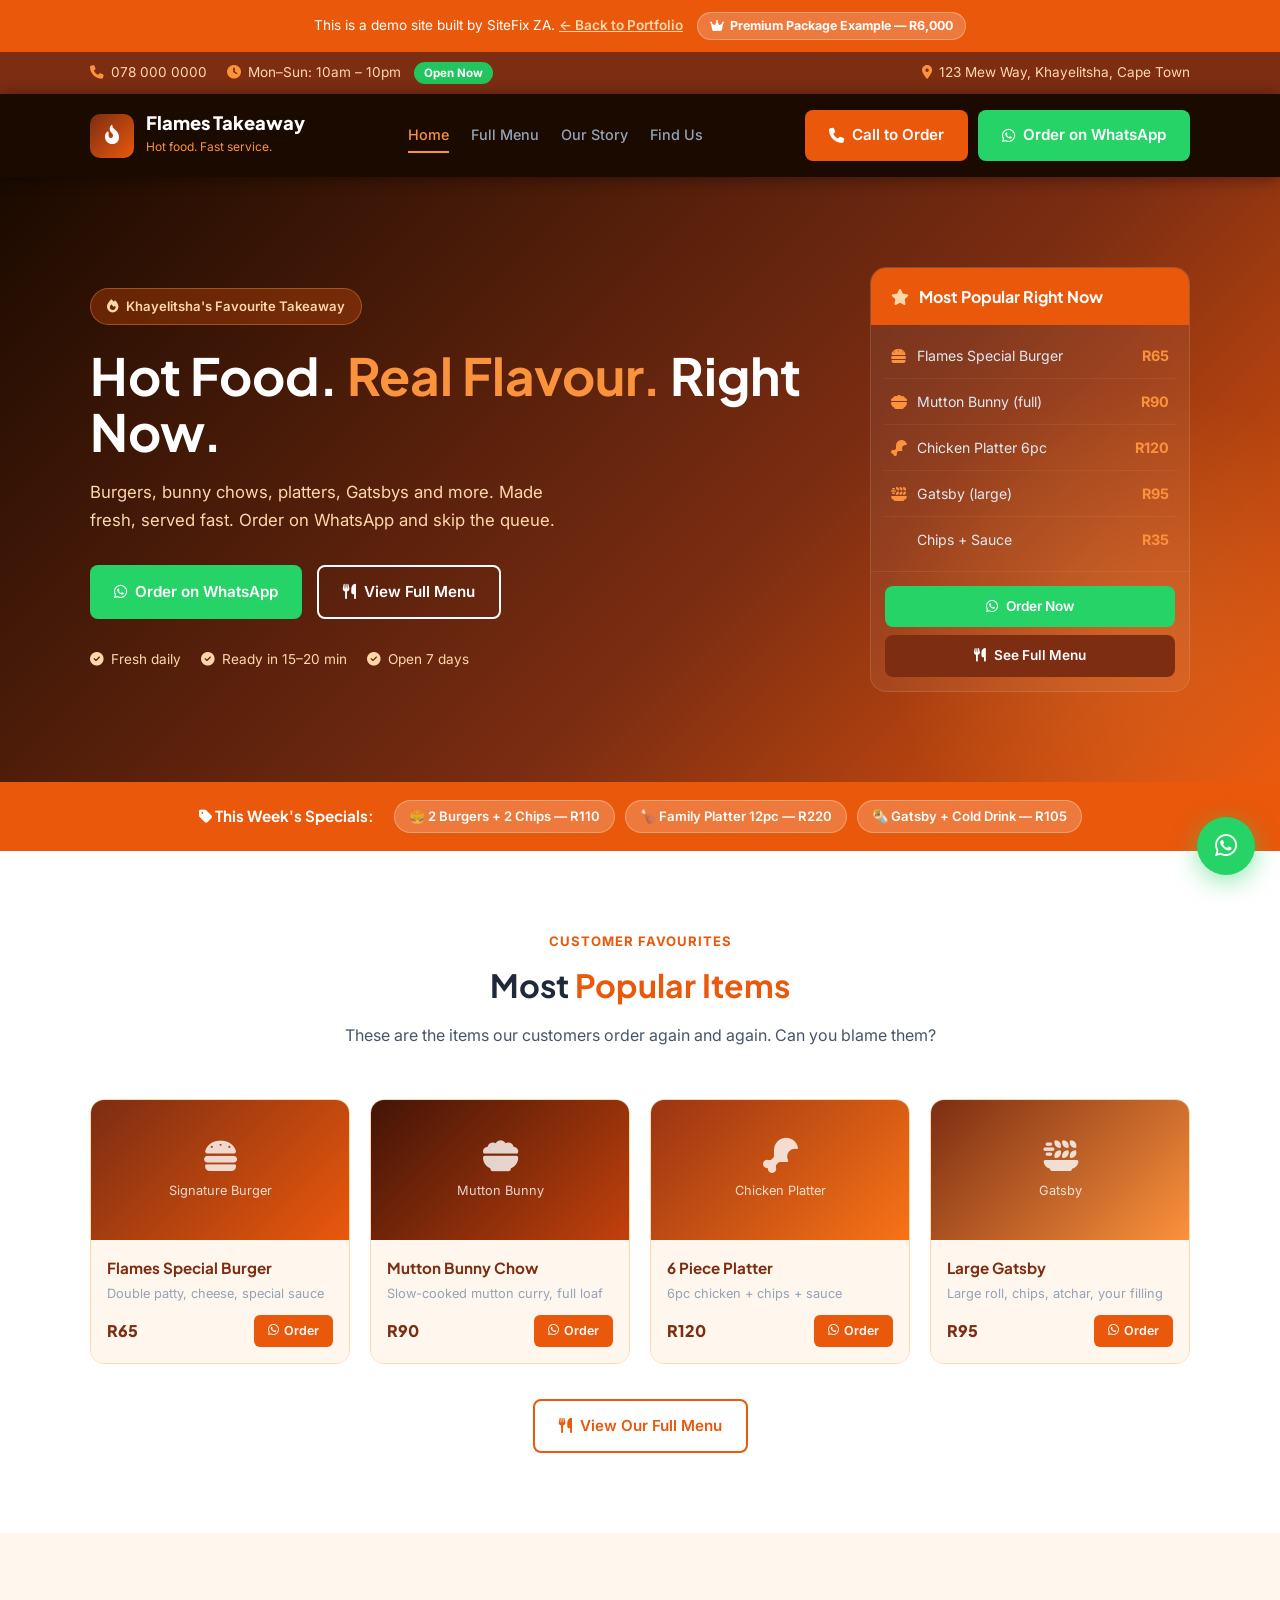
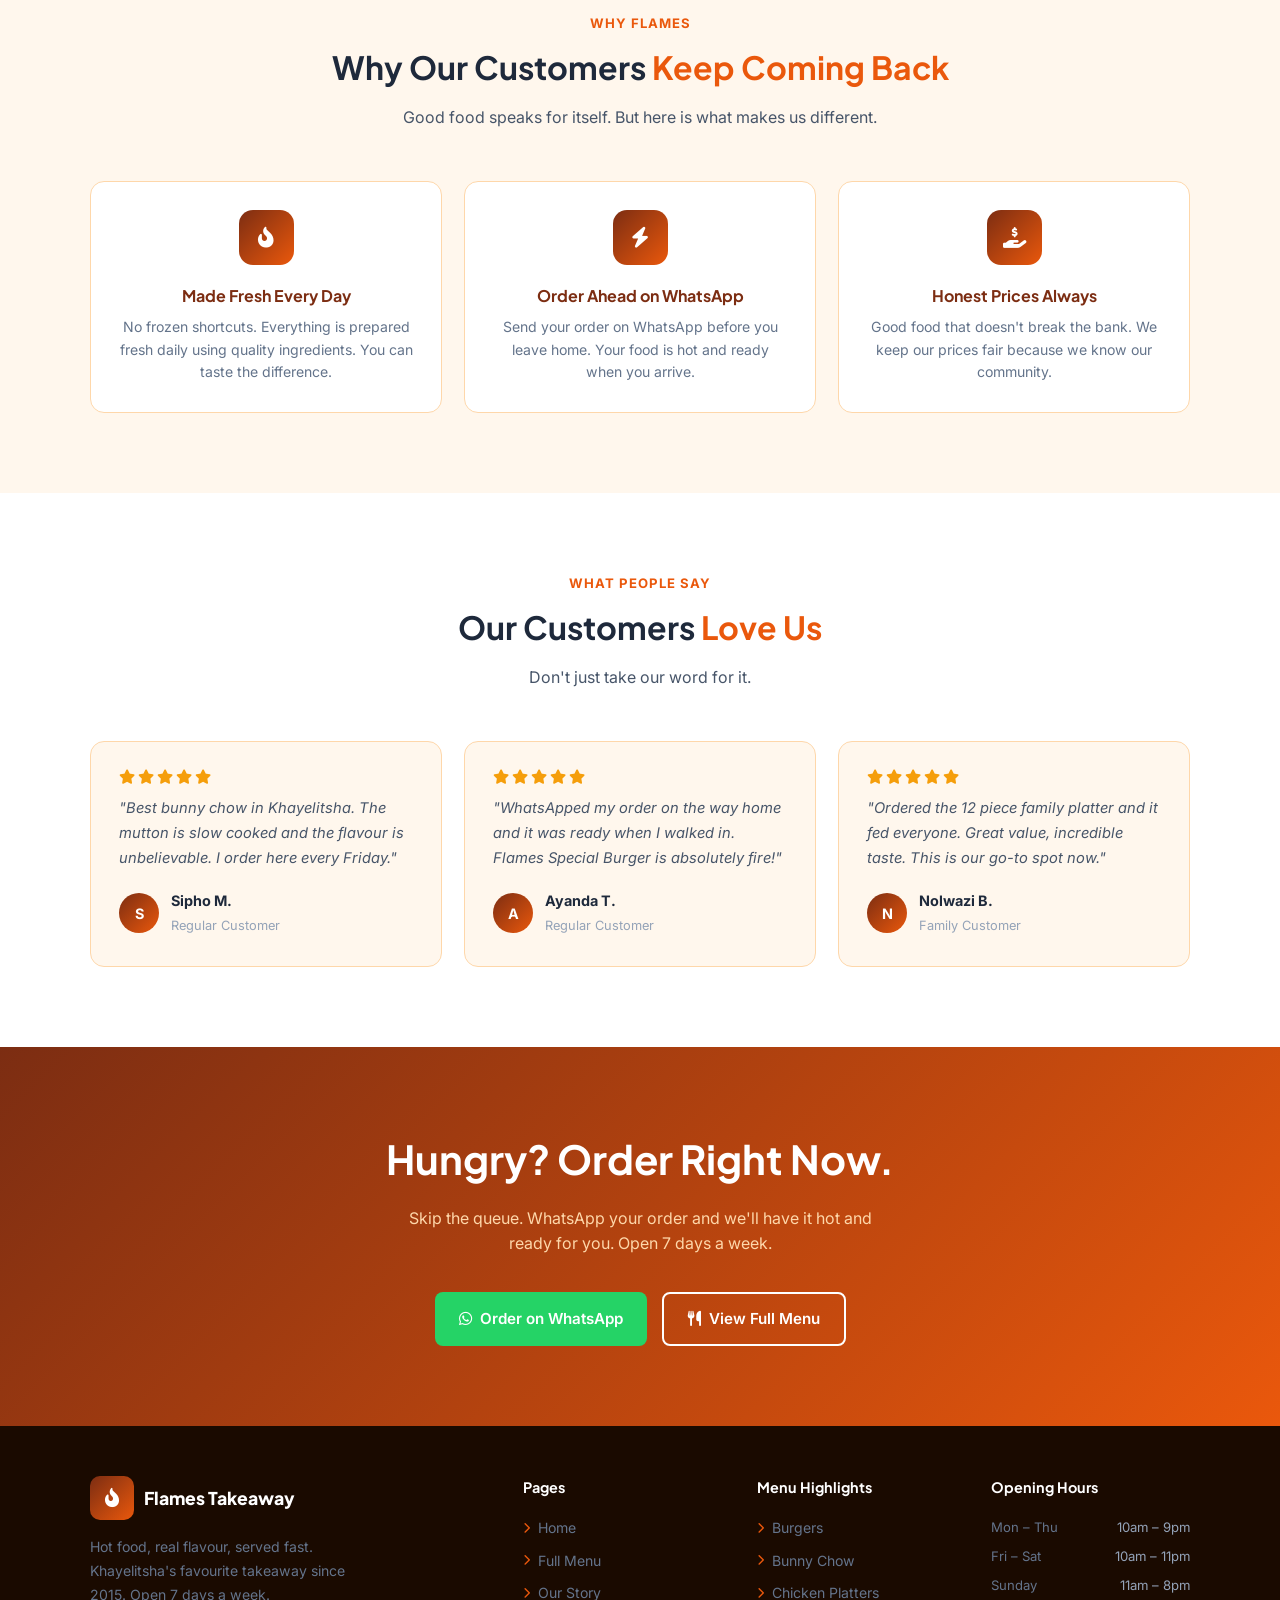
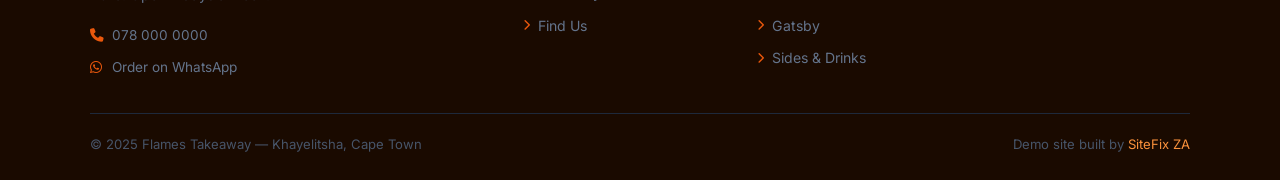
<file: demos/takeaway/index.html>
<!DOCTYPE html>
<html lang="en">
<head>
    <meta charset="UTF-8" />
    <meta name="viewport" content="width=device-width, initial-scale=1.0" />
    <meta name="description" content="Flames Takeaway — delicious burgers, bunny chows, platters and more in Khayelitsha, Cape Town. Order on WhatsApp today." />
    <title>Flames Takeaway | Khayelitsha, Cape Town</title>
    <link rel="icon" href="data:,">
    <link rel="preconnect" href="https://fonts.googleapis.com" />
    <link rel="preconnect" href="https://fonts.gstatic.com" crossorigin />
    <link href="https://fonts.googleapis.com/css2?family=Inter:wght@400;500;600;700;800&family=Plus+Jakarta+Sans:wght@400;500;600;700;800&display=swap" rel="stylesheet" />
    <link rel="stylesheet" href="https://cdnjs.cloudflare.com/ajax/libs/font-awesome/6.5.0/css/all.min.css" />
    <link rel="stylesheet" href="flames.css" />

    <style>

        /* =========================================
           HOME PAGE SPECIFIC STYLES
        ========================================= */

        /* Hero */
        .hero {
            background: linear-gradient(135deg, #1a0a00 0%, var(--orange-dark) 60%, var(--orange-mid) 100%);
            padding: 90px 0;
            color: #ffffff;
            position: relative;
            overflow: hidden;
        }

        .hero-glow {
            position: absolute;
            bottom: -100px;
            right: -100px;
            width: 500px;
            height: 500px;
            background: radial-gradient(circle, rgba(251,146,60,0.25), transparent 70%);
            pointer-events: none;
        }

        .hero-inner {
            display: flex;
            align-items: center;
            gap: 50px;
            position: relative;
            z-index: 1;
        }

        .hero-text { flex: 1; }

        .hero-badge {
            display: inline-flex;
            align-items: center;
            gap: 8px;
            background: rgba(234,88,12,0.3);
            color: #fed7aa;
            padding: 7px 16px;
            border-radius: 50px;
            font-size: 0.82rem;
            font-weight: 600;
            margin-bottom: 22px;
            border: 1px solid rgba(251,146,60,0.4);
        }

        .hero h1 {
            font-size: 3.2rem;
            line-height: 1.1;
            margin-bottom: 18px;
        }

        .hero h1 span { color: var(--orange-light); }

        .hero-sub {
            font-size: 1.05rem;
            color: #fed7aa;
            margin-bottom: 30px;
            max-width: 480px;
            line-height: 1.7;
        }

        .hero-buttons {
            display: flex;
            gap: 15px;
            flex-wrap: wrap;
            margin-bottom: 30px;
        }

        .hero-trust {
            display: flex;
            gap: 20px;
            flex-wrap: wrap;
        }

        .trust-item {
            display: flex;
            align-items: center;
            gap: 7px;
            font-size: 0.85rem;
            color: #fed7aa;
        }

        /* Menu Preview Card */
        .hero-menu-preview {
            flex: 0 0 320px;
        }

        .menu-preview-card {
            background: rgba(255,255,255,0.06);
            backdrop-filter: blur(10px);
            border: 1px solid rgba(255,255,255,0.12);
            border-radius: 16px;
            overflow: hidden;
        }

        .menu-preview-header {
            background: var(--orange-mid);
            padding: 16px 20px;
            display: flex;
            align-items: center;
            gap: 10px;
        }

        .menu-preview-header h3 {
            color: #ffffff;
            font-size: 1rem;
        }

        .menu-preview-header i { color: #fed7aa; }

        .menu-preview-items {
            padding: 8px 12px;
        }

        .menu-preview-item {
            display: flex;
            justify-content: space-between;
            align-items: center;
            padding: 11px 8px;
            border-bottom: 1px solid rgba(255,255,255,0.06);
        }

        .menu-preview-item:last-child {
            border-bottom: none;
        }

        .menu-item-left {
            display: flex;
            align-items: center;
            gap: 10px;
        }

        .menu-item-left i {
            color: var(--orange-light);
            width: 16px;
        }

        .menu-item-left span {
            color: #e2e8f0;
            font-size: 0.88rem;
        }

        .menu-item-price {
            color: var(--orange-light);
            font-weight: 700;
            font-size: 0.9rem;
        }

        .menu-preview-footer {
            padding: 14px;
            border-top: 1px solid rgba(255,255,255,0.08);
            display: flex;
            flex-direction: column;
            gap: 8px;
        }

        .menu-preview-footer .btn {
            width: 100%;
            justify-content: center;
            font-size: 0.85rem;
            padding: 10px;
        }

        /* Specials Banner */
        .specials-banner {
            background: var(--orange-mid);
            padding: 18px 0;
        }

        .specials-inner {
            display: flex;
            align-items: center;
            justify-content: center;
            gap: 20px;
            flex-wrap: wrap;
            text-align: center;
        }

        .specials-inner h3 {
            color: #ffffff;
            font-size: 0.95rem;
            white-space: nowrap;
        }

        .special-tags {
            display: flex;
            gap: 10px;
            flex-wrap: wrap;
            justify-content: center;
        }

        .special-tag {
            background: rgba(255,255,255,0.2);
            color: #ffffff;
            padding: 5px 14px;
            border-radius: 50px;
            font-size: 0.82rem;
            font-weight: 600;
            border: 1px solid rgba(255,255,255,0.3);
        }

        /* Popular Items */
        .popular {
            padding: 80px 0;
            background: #ffffff;
        }

        .popular-grid {
            display: grid;
            grid-template-columns: repeat(4, 1fr);
            gap: 20px;
            margin-bottom: 35px;
        }

        .popular-card {
            border-radius: 14px;
            overflow: hidden;
            border: 1px solid var(--orange-border);
            transition: transform 0.3s ease, box-shadow 0.3s ease;
        }

        .popular-card:hover {
            transform: translateY(-4px);
            box-shadow: 0 12px 30px rgba(124,45,18,0.12);
        }

        .popular-card-image {
            height: 140px;
            display: flex;
            align-items: center;
            justify-content: center;
            flex-direction: column;
            gap: 8px;
            color: rgba(255,255,255,0.8);
            font-size: 0.8rem;
        }

        .popular-card-image i { font-size: 2.2rem; }

        .popular-card:nth-child(1) .popular-card-image {
            background: linear-gradient(135deg, #7c2d12, #ea580c);
        }

        .popular-card:nth-child(2) .popular-card-image {
            background: linear-gradient(135deg, #431407, #c2410c);
        }

        .popular-card:nth-child(3) .popular-card-image {
            background: linear-gradient(135deg, #9a3412, #f97316);
        }

        .popular-card:nth-child(4) .popular-card-image {
            background: linear-gradient(135deg, #7c2d12, #fb923c);
        }

        .popular-card-body {
            background: var(--orange-pale);
            padding: 16px;
        }

        .popular-card-body h3 {
            font-size: 0.95rem;
            color: var(--orange-dark);
            margin-bottom: 4px;
        }

        .popular-card-body p {
            font-size: 0.8rem;
            color: #94a3b8;
            margin-bottom: 10px;
        }

        .popular-card-footer {
            display: flex;
            justify-content: space-between;
            align-items: center;
        }

        .popular-price {
            font-weight: 800;
            color: var(--orange-dark);
            font-family: 'Plus Jakarta Sans', sans-serif;
            font-size: 1rem;
        }

        .popular-order-btn {
            background: var(--orange-mid);
            color: #ffffff;
            border: none;
            padding: 6px 14px;
            border-radius: 6px;
            font-size: 0.78rem;
            font-weight: 600;
            cursor: pointer;
            text-decoration: none;
            display: inline-flex;
            align-items: center;
            gap: 5px;
            transition: background 0.3s;
        }

        .popular-order-btn:hover {
            background: #c2410c;
        }

        .popular-cta {
            text-align: center;
        }

        /* Why Us */
        .why-us {
            padding: 80px 0;
            background: var(--orange-pale);
        }

        .why-grid {
            display: grid;
            grid-template-columns: repeat(3, 1fr);
            gap: 22px;
        }

        .why-card {
            background: #ffffff;
            border-radius: 14px;
            padding: 28px;
            border: 1px solid var(--orange-border);
            text-align: center;
            transition: transform 0.3s;
        }

        .why-card:hover { transform: translateY(-4px); }

        .why-icon {
            width: 55px;
            height: 55px;
            background: linear-gradient(135deg, var(--orange-dark), var(--orange-mid));
            border-radius: 14px;
            display: flex;
            align-items: center;
            justify-content: center;
            font-size: 1.3rem;
            color: #ffffff;
            margin: 0 auto 18px;
        }

        .why-card h3 {
            font-size: 1rem;
            margin-bottom: 8px;
            color: var(--orange-dark);
        }

        .why-card p {
            font-size: 0.88rem;
            color: #64748b;
        }

        /* Reviews */
        .reviews {
            padding: 80px 0;
            background: #ffffff;
        }

        .reviews-grid {
            display: grid;
            grid-template-columns: repeat(3, 1fr);
            gap: 22px;
        }

        /* Order CTA */
        .order-cta {
            padding: 80px 0;
            background: linear-gradient(135deg, var(--orange-dark), var(--orange-mid));
            color: #ffffff;
            text-align: center;
        }

        .order-cta h2 {
            font-size: 2.5rem;
            margin-bottom: 15px;
        }

        .order-cta p {
            color: #fed7aa;
            font-size: 1rem;
            max-width: 500px;
            margin: 0 auto 35px;
        }

        .order-cta-buttons {
            display: flex;
            gap: 15px;
            justify-content: center;
            flex-wrap: wrap;
        }

        /* Mobile */
        @media (max-width: 900px) {

            .hero-inner {
                flex-direction: column;
                text-align: center;
            }

            .hero h1 { font-size: 2.2rem; }

            .hero-buttons { justify-content: center; }

            .hero-trust { justify-content: center; }

            .hero-sub { margin: 0 auto 30px; }

            .hero-menu-preview {
                flex: unset;
                width: 100%;
            }

            .popular-grid {
                grid-template-columns: repeat(2, 1fr);
            }

            .why-grid,
            .reviews-grid {
                grid-template-columns: 1fr;
            }
        }

        @media (max-width: 500px) {
            .popular-grid {
                grid-template-columns: 1fr;
            }
        }

    </style>
</head>

<body>

    <!-- Floating WhatsApp -->
    <a href="https://wa.me/27780000000?text=Hi%20Flames!%20I%27d%20like%20to%20place%20an%20order."
       class="float-whatsapp"
       target="_blank"
       title="Order on WhatsApp">
        <i class="fa-brands fa-whatsapp"></i>
    </a>

    <!-- Portfolio Banner -->
    <div class="portfolio-banner">
        <p>
            This is a demo site built by SiteFix ZA.
            <a href="../../index.html">← Back to Portfolio</a>
            <span class="premium-badge-banner">
                <i class="fa-solid fa-crown"></i>
                Premium Package Example — R6,000
            </span>
        </p>
    </div>

    <!-- Top Bar -->
    <div class="top-bar">
        <div class="container top-bar-inner">
            <div style="display:flex; gap:20px; flex-wrap:wrap;">
                <div class="top-bar-item">
                    <i class="fa-solid fa-phone"></i>
                    <span>078 000 0000</span>
                </div>
                <div class="top-bar-item">
                    <i class="fa-solid fa-clock"></i>
                    <span>Mon–Sun: 10am – 10pm</span>
                    <span class="open-badge">Open Now</span>
                </div>
            </div>
            <div class="top-bar-item">
                <i class="fa-solid fa-location-dot"></i>
                <span>123 Mew Way, Khayelitsha, Cape Town</span>
            </div>
        </div>
    </div>

    <!-- Navbar -->
    <nav class="navbar">
        <div class="container nav-inner">
            <a href="index.html" class="nav-logo">
                <div class="logo-icon">
                    <i class="fa-solid fa-fire-flame-curved"></i>
                </div>
                <div class="logo-text">
                    <span class="name">Flames Takeaway</span>
                    <span class="tagline">Hot food. Fast service.</span>
                </div>
            </a>
            <div class="nav-links-row">
                <a href="index.html" class="nav-link active">Home</a>
                <a href="menu.html" class="nav-link">Full Menu</a>
                <a href="about.html" class="nav-link">Our Story</a>
                <a href="contact.html" class="nav-link">Find Us</a>
            </div>
            <div class="nav-cta-group">
                <a href="tel:0780000000" class="btn btn-primary">
                    <i class="fa-solid fa-phone"></i>
                    Call to Order
                </a>
                <a href="https://wa.me/27780000000?text=Hi%20Flames!%20I%27d%20like%20to%20place%20an%20order."
                   class="btn btn-whatsapp"
                   target="_blank">
                    <i class="fa-brands fa-whatsapp"></i>
                    Order on WhatsApp
                </a>
            </div>
        </div>
    </nav>

    <!-- Hero -->
    <section class="hero">
        <div class="hero-glow"></div>
        <div class="container hero-inner">
            <div class="hero-text">
                <div class="hero-badge">
                    <i class="fa-solid fa-fire"></i>
                    Khayelitsha's Favourite Takeaway
                </div>
                <h1>
                    Hot Food.
                    <span>Real Flavour.</span>
                    Right Now.
                </h1>
                <p class="hero-sub">
                    Burgers, bunny chows, platters, Gatsbys and more.
                    Made fresh, served fast. Order on WhatsApp
                    and skip the queue.
                </p>
                <div class="hero-buttons">
                    <a href="https://wa.me/27780000000?text=Hi%20Flames!%20I%27d%20like%20to%20place%20an%20order."
                       class="btn btn-whatsapp"
                       target="_blank">
                        <i class="fa-brands fa-whatsapp"></i>
                        Order on WhatsApp
                    </a>
                    <a href="menu.html" class="btn btn-outline">
                        <i class="fa-solid fa-utensils"></i>
                        View Full Menu
                    </a>
                </div>
                <div class="hero-trust">
                    <div class="trust-item">
                        <i class="fa-solid fa-circle-check"></i>
                        <span>Fresh daily</span>
                    </div>
                    <div class="trust-item">
                        <i class="fa-solid fa-circle-check"></i>
                        <span>Ready in 15–20 min</span>
                    </div>
                    <div class="trust-item">
                        <i class="fa-solid fa-circle-check"></i>
                        <span>Open 7 days</span>
                    </div>
                </div>
            </div>

            <div class="hero-menu-preview">
                <div class="menu-preview-card">
                    <div class="menu-preview-header">
                        <i class="fa-solid fa-star"></i>
                        <h3>Most Popular Right Now</h3>
                    </div>
                    <div class="menu-preview-items">
                        <div class="menu-preview-item">
                            <div class="menu-item-left">
                                <i class="fa-solid fa-burger"></i>
                                <span>Flames Special Burger</span>
                            </div>
                            <span class="menu-item-price">R65</span>
                        </div>
                        <div class="menu-preview-item">
                            <div class="menu-item-left">
                                <i class="fa-solid fa-bowl-food"></i>
                                <span>Mutton Bunny (full)</span>
                            </div>
                            <span class="menu-item-price">R90</span>
                        </div>
                        <div class="menu-preview-item">
                            <div class="menu-item-left">
                                <i class="fa-solid fa-drumstick-bite"></i>
                                <span>Chicken Platter 6pc</span>
                            </div>
                            <span class="menu-item-price">R120</span>
                        </div>
                        <div class="menu-preview-item">
                            <div class="menu-item-left">
                                <i class="fa-solid fa-plate-wheat"></i>
                                <span>Gatsby (large)</span>
                            </div>
                            <span class="menu-item-price">R95</span>
                        </div>
                        <div class="menu-preview-item">
                            <div class="menu-item-left">
                                <i class="fa-solid fa-french-fries"></i>
                                <span>Chips + Sauce</span>
                            </div>
                            <span class="menu-item-price">R35</span>
                        </div>
                    </div>
                    <div class="menu-preview-footer">
                        <a href="https://wa.me/27780000000?text=Hi%20Flames!%20I%27d%20like%20to%20place%20an%20order."
                           class="btn btn-whatsapp"
                           target="_blank">
                            <i class="fa-brands fa-whatsapp"></i>
                            Order Now
                        </a>
                        <a href="menu.html" class="btn btn-dark">
                            <i class="fa-solid fa-utensils"></i>
                            See Full Menu
                        </a>
                    </div>
                </div>
            </div>

        </div>
    </section>

    <!-- Specials Banner -->
    <div class="specials-banner">
        <div class="container specials-inner">
            <h3><i class="fa-solid fa-tag"></i> This Week's Specials:</h3>
            <div class="special-tags">
                <span class="special-tag">🍔 2 Burgers + 2 Chips — R110</span>
                <span class="special-tag">🍗 Family Platter 12pc — R220</span>
                <span class="special-tag">🌯 Gatsby + Cold Drink — R105</span>
            </div>
        </div>
    </div>

    <!-- Popular Items -->
    <section class="popular">
        <div class="container">
            <div class="section-label">Customer Favourites</div>
            <h2 class="section-title">Most <span>Popular Items</span></h2>
            <p class="section-sub">
                These are the items our customers order again and again.
                Can you blame them?
            </p>
            <div class="popular-grid">
                <div class="popular-card">
                    <div class="popular-card-image">
                        <i class="fa-solid fa-burger"></i>
                        <span>Signature Burger</span>
                    </div>
                    <div class="popular-card-body">
                        <h3>Flames Special Burger</h3>
                        <p>Double patty, cheese, special sauce</p>
                        <div class="popular-card-footer">
                            <span class="popular-price">R65</span>
                            <a href="https://wa.me/27780000000?text=Hi!%20I%27d%20like%20to%20order%20a%20Flames%20Special%20Burger."
                               class="popular-order-btn"
                               target="_blank">
                                <i class="fa-brands fa-whatsapp"></i>
                                Order
                            </a>
                        </div>
                    </div>
                </div>
                <div class="popular-card">
                    <div class="popular-card-image">
                        <i class="fa-solid fa-bowl-food"></i>
                        <span>Mutton Bunny</span>
                    </div>
                    <div class="popular-card-body">
                        <h3>Mutton Bunny Chow</h3>
                        <p>Slow-cooked mutton curry, full loaf</p>
                        <div class="popular-card-footer">
                            <span class="popular-price">R90</span>
                            <a href="https://wa.me/27780000000?text=Hi!%20I%27d%20like%20to%20order%20a%20Mutton%20Bunny%20Chow."
                               class="popular-order-btn"
                               target="_blank">
                                <i class="fa-brands fa-whatsapp"></i>
                                Order
                            </a>
                        </div>
                    </div>
                </div>
                <div class="popular-card">
                    <div class="popular-card-image">
                        <i class="fa-solid fa-drumstick-bite"></i>
                        <span>Chicken Platter</span>
                    </div>
                    <div class="popular-card-body">
                        <h3>6 Piece Platter</h3>
                        <p>6pc chicken + chips + sauce</p>
                        <div class="popular-card-footer">
                            <span class="popular-price">R120</span>
                            <a href="https://wa.me/27780000000?text=Hi!%20I%27d%20like%20to%20order%20the%206%20Piece%20Chicken%20Platter."
                               class="popular-order-btn"
                               target="_blank">
                                <i class="fa-brands fa-whatsapp"></i>
                                Order
                            </a>
                        </div>
                    </div>
                </div>
                <div class="popular-card">
                    <div class="popular-card-image">
                        <i class="fa-solid fa-plate-wheat"></i>
                        <span>Gatsby</span>
                    </div>
                    <div class="popular-card-body">
                        <h3>Large Gatsby</h3>
                        <p>Large roll, chips, atchar, your filling</p>
                        <div class="popular-card-footer">
                            <span class="popular-price">R95</span>
                            <a href="https://wa.me/27780000000?text=Hi!%20I%27d%20like%20to%20order%20a%20large%20Gatsby."
                               class="popular-order-btn"
                               target="_blank">
                                <i class="fa-brands fa-whatsapp"></i>
                                Order
                            </a>
                        </div>
                    </div>
                </div>
            </div>
            <div class="popular-cta">
                <a href="menu.html" class="btn btn-outline-dark">
                    <i class="fa-solid fa-utensils"></i>
                    View Our Full Menu
                </a>
            </div>
        </div>
    </section>

    <!-- Why Us -->
    <section class="why-us">
        <div class="container">
            <div class="section-label">Why Flames</div>
            <h2 class="section-title">Why Our Customers <span>Keep Coming Back</span></h2>
            <p class="section-sub">Good food speaks for itself. But here is what makes us different.</p>
            <div class="why-grid">
                <div class="why-card">
                    <div class="why-icon">
                        <i class="fa-solid fa-fire-flame-curved"></i>
                    </div>
                    <h3>Made Fresh Every Day</h3>
                    <p>No frozen shortcuts. Everything is prepared fresh daily using quality ingredients. You can taste the difference.</p>
                </div>
                <div class="why-card">
                    <div class="why-icon">
                        <i class="fa-solid fa-bolt"></i>
                    </div>
                    <h3>Order Ahead on WhatsApp</h3>
                    <p>Send your order on WhatsApp before you leave home. Your food is hot and ready when you arrive.</p>
                </div>
                <div class="why-card">
                    <div class="why-icon">
                        <i class="fa-solid fa-hand-holding-dollar"></i>
                    </div>
                    <h3>Honest Prices Always</h3>
                    <p>Good food that doesn't break the bank. We keep our prices fair because we know our community.</p>
                </div>
            </div>
        </div>
    </section>

    <!-- Reviews -->
    <section class="reviews">
        <div class="container">
            <div class="section-label">What People Say</div>
            <h2 class="section-title">Our Customers <span>Love Us</span></h2>
            <p class="section-sub">Don't just take our word for it.</p>
            <div class="reviews-grid">
                <div class="review-card">
                    <div class="review-stars">
                        <i class="fa-solid fa-star"></i>
                        <i class="fa-solid fa-star"></i>
                        <i class="fa-solid fa-star"></i>
                        <i class="fa-solid fa-star"></i>
                        <i class="fa-solid fa-star"></i>
                    </div>
                    <p class="review-text">
                        "Best bunny chow in Khayelitsha. The mutton is slow cooked
                        and the flavour is unbelievable. I order here every Friday."
                    </p>
                    <div class="review-author">
                        <div class="author-avatar">S</div>
                        <div class="author-info">
                            <span class="name">Sipho M.</span>
                            <span class="detail">Regular Customer</span>
                        </div>
                    </div>
                </div>
                <div class="review-card">
                    <div class="review-stars">
                        <i class="fa-solid fa-star"></i>
                        <i class="fa-solid fa-star"></i>
                        <i class="fa-solid fa-star"></i>
                        <i class="fa-solid fa-star"></i>
                        <i class="fa-solid fa-star"></i>
                    </div>
                    <p class="review-text">
                        "WhatsApped my order on the way home and it was ready
                        when I walked in. Flames Special Burger is absolutely fire!"
                    </p>
                    <div class="review-author">
                        <div class="author-avatar">A</div>
                        <div class="author-info">
                            <span class="name">Ayanda T.</span>
                            <span class="detail">Regular Customer</span>
                        </div>
                    </div>
                </div>
                <div class="review-card">
                    <div class="review-stars">
                        <i class="fa-solid fa-star"></i>
                        <i class="fa-solid fa-star"></i>
                        <i class="fa-solid fa-star"></i>
                        <i class="fa-solid fa-star"></i>
                        <i class="fa-solid fa-star"></i>
                    </div>
                    <p class="review-text">
                        "Ordered the 12 piece family platter and it fed everyone.
                        Great value, incredible taste. This is our go-to spot now."
                    </p>
                    <div class="review-author">
                        <div class="author-avatar">N</div>
                        <div class="author-info">
                            <span class="name">Nolwazi B.</span>
                            <span class="detail">Family Customer</span>
                        </div>
                    </div>
                </div>
            </div>
        </div>
    </section>

    <!-- Order CTA -->
    <section class="order-cta">
        <div class="container">
            <h2>Hungry? Order Right Now.</h2>
            <p>
                Skip the queue. WhatsApp your order and
                we'll have it hot and ready for you.
                Open 7 days a week.
            </p>
            <div class="order-cta-buttons">
                <a href="https://wa.me/27780000000?text=Hi%20Flames!%20I%27d%20like%20to%20place%20an%20order."
                   class="btn btn-whatsapp"
                   target="_blank">
                    <i class="fa-brands fa-whatsapp"></i>
                    Order on WhatsApp
                </a>
                <a href="menu.html" class="btn btn-outline">
                    <i class="fa-solid fa-utensils"></i>
                    View Full Menu
                </a>
            </div>
        </div>
    </section>

    <!-- Footer -->
    <footer class="footer">
        <div class="container">
            <div class="footer-grid">
                <div class="footer-brand">
                    <a href="index.html" class="footer-logo">
                        <div class="logo-icon">
                            <i class="fa-solid fa-fire-flame-curved"></i>
                        </div>
                        <span class="footer-logo-name">Flames Takeaway</span>
                    </a>
                    <p>
                        Hot food, real flavour, served fast.
                        Khayelitsha's favourite takeaway since 2015.
                        Open 7 days a week.
                    </p>
                    <div class="footer-contact-list">
                        <a href="tel:0780000000">
                            <i class="fa-solid fa-phone"></i>
                            078 000 0000
                        </a>
                        <a href="https://wa.me/27780000000" target="_blank">
                            <i class="fa-brands fa-whatsapp"></i>
                            Order on WhatsApp
                        </a>
                    </div>
                </div>
                <div class="footer-col">
                    <h4>Pages</h4>
                    <ul>
                        <li><a href="index.html"><i class="fa-solid fa-chevron-right"></i> Home</a></li>
                        <li><a href="menu.html"><i class="fa-solid fa-chevron-right"></i> Full Menu</a></li>
                        <li><a href="about.html"><i class="fa-solid fa-chevron-right"></i> Our Story</a></li>
                        <li><a href="contact.html"><i class="fa-solid fa-chevron-right"></i> Find Us</a></li>
                    </ul>
                </div>
                <div class="footer-col">
                    <h4>Menu Highlights</h4>
                    <ul>
                        <li><a href="menu.html"><i class="fa-solid fa-chevron-right"></i> Burgers</a></li>
                        <li><a href="menu.html"><i class="fa-solid fa-chevron-right"></i> Bunny Chow</a></li>
                        <li><a href="menu.html"><i class="fa-solid fa-chevron-right"></i> Chicken Platters</a></li>
                        <li><a href="menu.html"><i class="fa-solid fa-chevron-right"></i> Gatsby</a></li>
                        <li><a href="menu.html"><i class="fa-solid fa-chevron-right"></i> Sides & Drinks</a></li>
                    </ul>
                </div>
                <div class="footer-col">
                    <h4>Opening Hours</h4>
                    <div class="footer-hours">
                        <div class="footer-hour-row">
                            <span>Mon – Thu</span>
                            <span>10am – 9pm</span>
                        </div>
                        <div class="footer-hour-row">
                            <span>Fri – Sat</span>
                            <span>10am – 11pm</span>
                        </div>
                        <div class="footer-hour-row">
                            <span>Sunday</span>
                            <span>11am – 8pm</span>
                        </div>
                    </div>
                </div>
            </div>
            <div class="footer-bottom">
                <p>© 2025 Flames Takeaway — Khayelitsha, Cape Town</p>
                <p>Demo site built by <a href="../../index.html">SiteFix ZA</a></p>
            </div>
        </div>
    </footer>

</body>
</html>
</file>
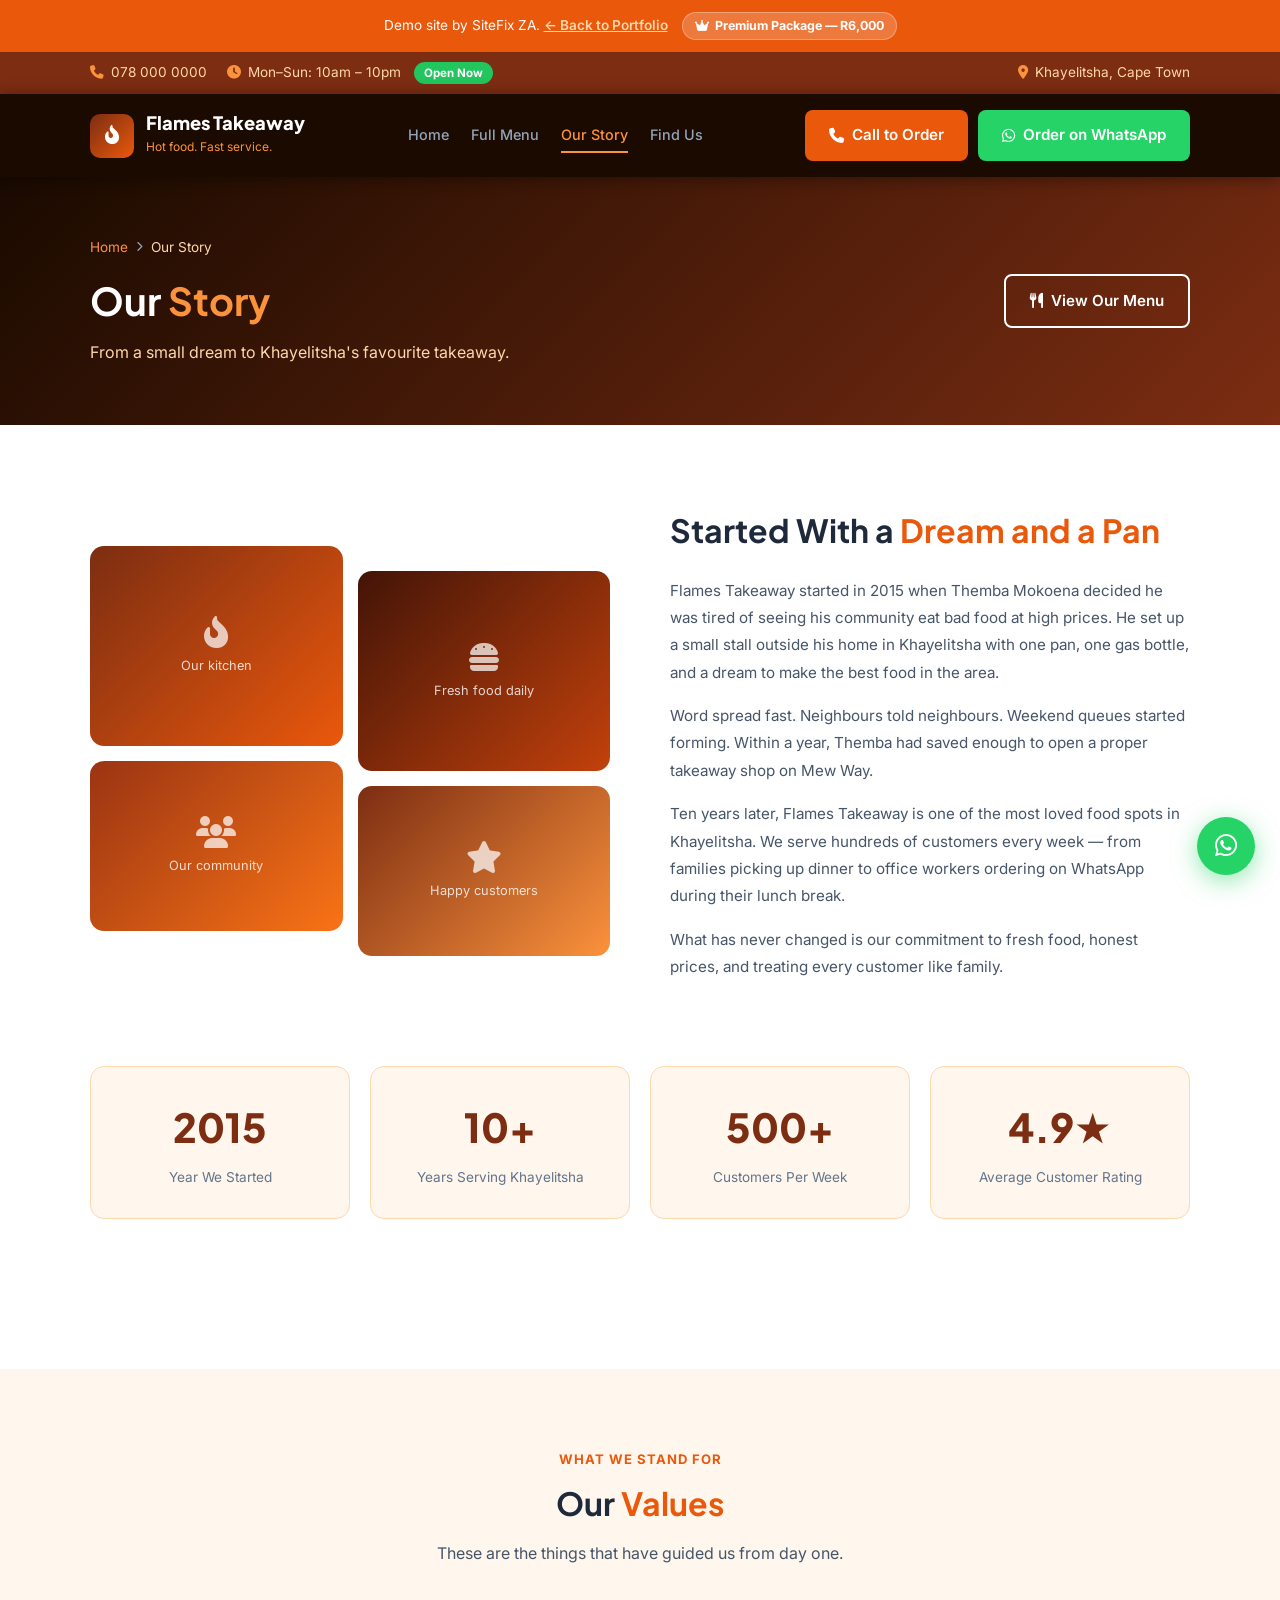
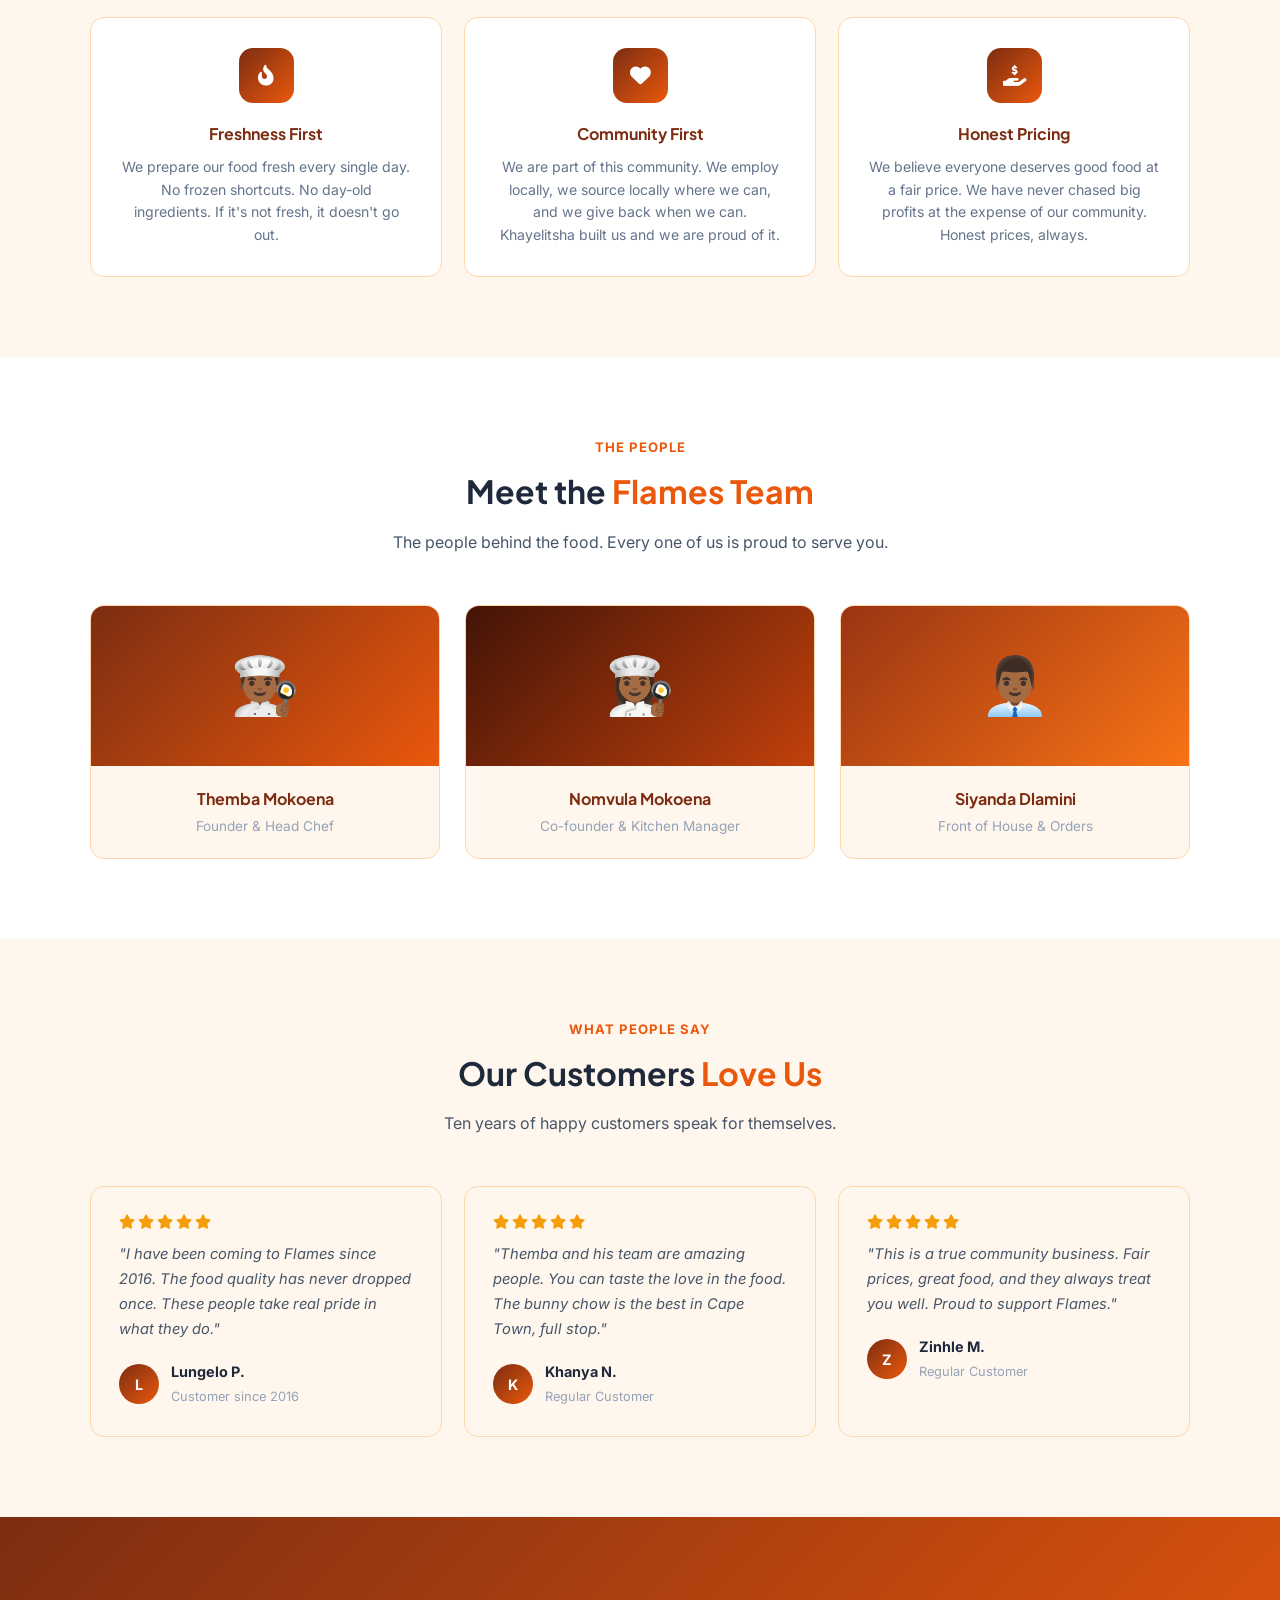
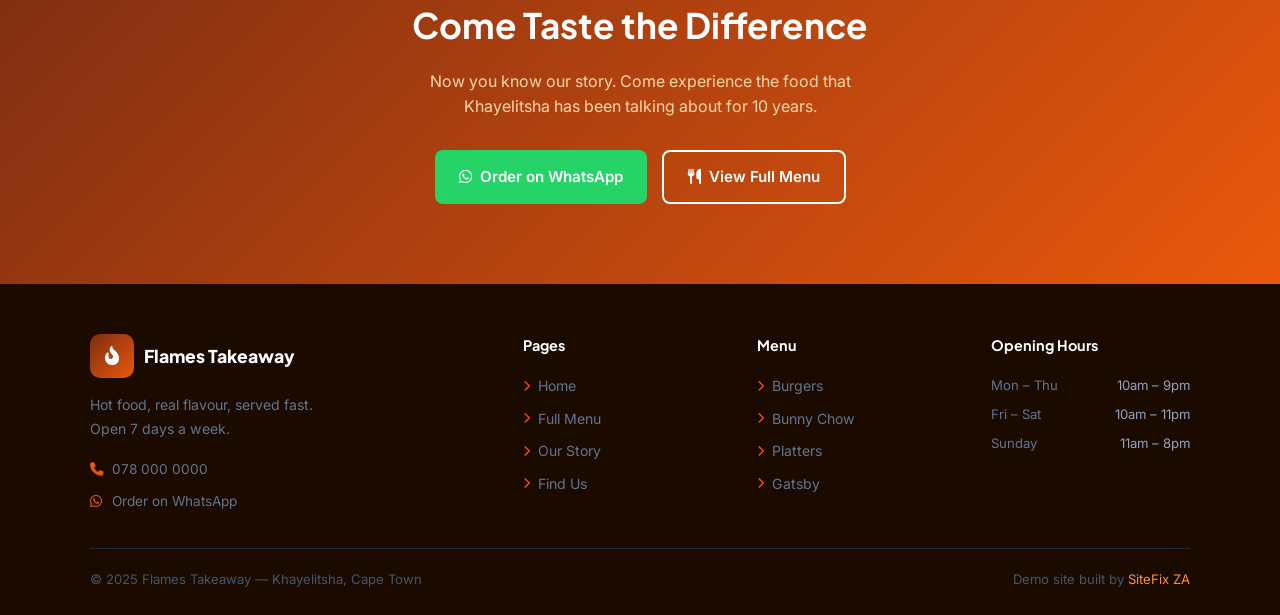
<file: demos/takeaway/about.html>
<!DOCTYPE html>
<html lang="en">
<head>
    <meta charset="UTF-8" />
    <meta name="viewport" content="width=device-width, initial-scale=1.0" />
    <meta name="description" content="The story behind Flames Takeaway — Khayelitsha's favourite takeaway since 2015." />
    <title>Our Story | Flames Takeaway</title>
    <link rel="icon" href="data:,">
    <link rel="preconnect" href="https://fonts.googleapis.com" />
    <link rel="preconnect" href="https://fonts.gstatic.com" crossorigin />
    <link href="https://fonts.googleapis.com/css2?family=Inter:wght@400;500;600;700;800&family=Plus+Jakarta+Sans:wght@400;500;600;700;800&display=swap" rel="stylesheet" />
    <link rel="stylesheet" href="https://cdnjs.cloudflare.com/ajax/libs/font-awesome/6.5.0/css/all.min.css" />
    <link rel="stylesheet" href="flames.css" />

    <style>

        /* About Page Specific */

        .about-section {
            padding: 80px 0;
            background: #ffffff;
        }

        .about-grid {
            display: grid;
            grid-template-columns: repeat(2, 1fr);
            gap: 60px;
            align-items: center;
            margin-bottom: 70px;
        }

        .about-image-side {
            display: grid;
            grid-template-columns: repeat(2, 1fr);
            gap: 15px;
        }

        .about-img-box {
            border-radius: 14px;
            display: flex;
            align-items: center;
            justify-content: center;
            flex-direction: column;
            gap: 8px;
            color: rgba(255,255,255,0.8);
            font-size: 0.8rem;
            text-align: center;
            padding: 15px;
        }

        .about-img-box i { font-size: 2rem; opacity: 0.9; }

        .about-img-box:nth-child(1) {
            height: 200px;
            background: linear-gradient(135deg, #7c2d12, #ea580c);
            border-radius: 14px;
        }

        .about-img-box:nth-child(2) {
            height: 200px;
            background: linear-gradient(135deg, #431407, #c2410c);
            border-radius: 14px;
            margin-top: 25px;
        }

        .about-img-box:nth-child(3) {
            height: 170px;
            background: linear-gradient(135deg, #9a3412, #f97316);
            border-radius: 14px;
            margin-top: -25px;
        }

        .about-img-box:nth-child(4) {
            height: 170px;
            background: linear-gradient(135deg, #7c2d12, #fb923c);
            border-radius: 14px;
        }

        .about-text h2 {
            font-size: 2rem;
            margin-bottom: 20px;
        }

        .about-text h2 span { color: var(--orange-mid); }

        .about-text p {
            color: #475569;
            margin-bottom: 16px;
            font-size: 0.95rem;
            line-height: 1.8;
        }

        /* Stats Row */
        .stats-row {
            display: grid;
            grid-template-columns: repeat(4, 1fr);
            gap: 20px;
            margin-bottom: 70px;
        }

        .stat-card {
            background: var(--orange-pale);
            border-radius: 14px;
            padding: 28px;
            text-align: center;
            border: 1px solid var(--orange-border);
        }

        .stat-card .stat-number {
            font-size: 2.5rem;
            font-weight: 800;
            color: var(--orange-dark);
            font-family: 'Plus Jakarta Sans', sans-serif;
            display: block;
            margin-bottom: 5px;
        }

        .stat-card .stat-label {
            font-size: 0.85rem;
            color: #64748b;
        }

        /* Values */
        .values-section {
            padding: 80px 0;
            background: var(--orange-pale);
        }

        .values-grid {
            display: grid;
            grid-template-columns: repeat(3, 1fr);
            gap: 22px;
        }

        .value-card {
            background: #ffffff;
            border-radius: 14px;
            padding: 30px;
            border: 1px solid var(--orange-border);
            text-align: center;
        }

        .value-icon {
            width: 55px;
            height: 55px;
            background: linear-gradient(135deg, var(--orange-dark), var(--orange-mid));
            border-radius: 14px;
            display: flex;
            align-items: center;
            justify-content: center;
            font-size: 1.3rem;
            color: #ffffff;
            margin: 0 auto 18px;
        }

        .value-card h3 {
            font-size: 1rem;
            margin-bottom: 10px;
            color: var(--orange-dark);
        }

        .value-card p {
            font-size: 0.88rem;
            color: #64748b;
            line-height: 1.6;
        }

        /* Team */
        .team-section {
            padding: 80px 0;
            background: #ffffff;
        }

        .team-grid {
            display: grid;
            grid-template-columns: repeat(3, 1fr);
            gap: 25px;
        }

        .team-card {
            background: var(--orange-pale);
            border-radius: 14px;
            overflow: hidden;
            border: 1px solid var(--orange-border);
            text-align: center;
        }

        .team-avatar {
            height: 160px;
            display: flex;
            align-items: center;
            justify-content: center;
            font-size: 3.5rem;
        }

        .team-card:nth-child(1) .team-avatar {
            background: linear-gradient(135deg, #7c2d12, #ea580c);
        }

        .team-card:nth-child(2) .team-avatar {
            background: linear-gradient(135deg, #431407, #c2410c);
        }

        .team-card:nth-child(3) .team-avatar {
            background: linear-gradient(135deg, #9a3412, #f97316);
        }

        .team-info {
            padding: 20px;
        }

        .team-info h3 {
            font-size: 1rem;
            color: var(--orange-dark);
            margin-bottom: 4px;
        }

        .team-info p {
            font-size: 0.85rem;
            color: #94a3b8;
        }

        /* Reviews */
        .reviews {
            padding: 80px 0;
            background: var(--orange-pale);
        }

        .reviews-grid {
            display: grid;
            grid-template-columns: repeat(3, 1fr);
            gap: 22px;
        }

        /* CTA */
        .about-cta {
            padding: 80px 0;
            background: linear-gradient(135deg, var(--orange-dark), var(--orange-mid));
            color: #ffffff;
            text-align: center;
        }

        .about-cta h2 {
            font-size: 2.2rem;
            margin-bottom: 15px;
        }

        .about-cta p {
            color: #fed7aa;
            margin-bottom: 30px;
            max-width: 500px;
            margin-left: auto;
            margin-right: auto;
        }

        .about-cta-buttons {
            display: flex;
            gap: 15px;
            justify-content: center;
            flex-wrap: wrap;
        }

        @media (max-width: 900px) {

            .about-grid {
                grid-template-columns: 1fr;
                gap: 35px;
            }

            .stats-row {
                grid-template-columns: repeat(2, 1fr);
            }

            .values-grid,
            .team-grid,
            .reviews-grid {
                grid-template-columns: 1fr;
            }
        }

    </style>
</head>

<body>

    <a href="https://wa.me/27780000000?text=Hi%20Flames!%20I%27d%20like%20to%20place%20an%20order."
       class="float-whatsapp"
       target="_blank">
        <i class="fa-brands fa-whatsapp"></i>
    </a>

    <div class="portfolio-banner">
        <p>
            Demo site by SiteFix ZA.
            <a href="../../index.html">← Back to Portfolio</a>
            <span class="premium-badge-banner">
                <i class="fa-solid fa-crown"></i>
                Premium Package — R6,000
            </span>
        </p>
    </div>

    <div class="top-bar">
        <div class="container top-bar-inner">
            <div style="display:flex; gap:20px; flex-wrap:wrap;">
                <div class="top-bar-item">
                    <i class="fa-solid fa-phone"></i>
                    <span>078 000 0000</span>
                </div>
                <div class="top-bar-item">
                    <i class="fa-solid fa-clock"></i>
                    <span>Mon–Sun: 10am – 10pm</span>
                    <span class="open-badge">Open Now</span>
                </div>
            </div>
            <div class="top-bar-item">
                <i class="fa-solid fa-location-dot"></i>
                <span>Khayelitsha, Cape Town</span>
            </div>
        </div>
    </div>

    <nav class="navbar">
        <div class="container nav-inner">
            <a href="index.html" class="nav-logo">
                <div class="logo-icon">
                    <i class="fa-solid fa-fire-flame-curved"></i>
                </div>
                <div class="logo-text">
                    <span class="name">Flames Takeaway</span>
                    <span class="tagline">Hot food. Fast service.</span>
                </div>
            </a>
            <div class="nav-links-row">
                <a href="index.html" class="nav-link">Home</a>
                <a href="menu.html" class="nav-link">Full Menu</a>
                <a href="about.html" class="nav-link active">Our Story</a>
                <a href="contact.html" class="nav-link">Find Us</a>
            </div>
            <div class="nav-cta-group">
                <a href="tel:0780000000" class="btn btn-primary">
                    <i class="fa-solid fa-phone"></i>
                    Call to Order
                </a>
                <a href="https://wa.me/27780000000?text=Hi%20Flames!%20I%27d%20like%20to%20place%20an%20order."
                   class="btn btn-whatsapp"
                   target="_blank">
                    <i class="fa-brands fa-whatsapp"></i>
                    Order on WhatsApp
                </a>
            </div>
        </div>
    </nav>

    <div class="page-hero">
        <div class="container page-hero-inner">
            <div>
                <div class="breadcrumb" style="margin-bottom:12px;">
                    <a href="index.html">Home</a>
                    <i class="fa-solid fa-chevron-right"></i>
                    <span>Our Story</span>
                </div>
                <h1>Our <span>Story</span></h1>
                <p>From a small dream to Khayelitsha's favourite takeaway.</p>
            </div>
            <a href="menu.html" class="btn btn-outline">
                <i class="fa-solid fa-utensils"></i>
                View Our Menu
            </a>
        </div>
    </div>

    <!-- About Section -->
    <section class="about-section">
        <div class="container">
            <div class="about-grid">
                <div class="about-image-side">
                    <div class="about-img-box">
                        <i class="fa-solid fa-fire-flame-curved"></i>
                        <span>Our kitchen</span>
                    </div>
                    <div class="about-img-box">
                        <i class="fa-solid fa-burger"></i>
                        <span>Fresh food daily</span>
                    </div>
                    <div class="about-img-box">
                        <i class="fa-solid fa-users"></i>
                        <span>Our community</span>
                    </div>
                    <div class="about-img-box">
                        <i class="fa-solid fa-star"></i>
                        <span>Happy customers</span>
                    </div>
                </div>
                <div class="about-text">
                    <h2>Started With a <span>Dream and a Pan</span></h2>
                    <p>
                        Flames Takeaway started in 2015 when Themba Mokoena decided he was tired
                        of seeing his community eat bad food at high prices.
                        He set up a small stall outside his home in Khayelitsha with one pan,
                        one gas bottle, and a dream to make the best food in the area.
                    </p>
                    <p>
                        Word spread fast. Neighbours told neighbours. Weekend queues started
                        forming. Within a year, Themba had saved enough to open a proper
                        takeaway shop on Mew Way.
                    </p>
                    <p>
                        Ten years later, Flames Takeaway is one of the most loved food spots
                        in Khayelitsha. We serve hundreds of customers every week — from
                        families picking up dinner to office workers ordering on WhatsApp
                        during their lunch break.
                    </p>
                    <p>
                        What has never changed is our commitment to fresh food, honest prices,
                        and treating every customer like family.
                    </p>
                </div>
            </div>

            <!-- Stats -->
            <div class="stats-row">
                <div class="stat-card">
                    <span class="stat-number">2015</span>
                    <span class="stat-label">Year We Started</span>
                </div>
                <div class="stat-card">
                    <span class="stat-number">10+</span>
                    <span class="stat-label">Years Serving Khayelitsha</span>
                </div>
                <div class="stat-card">
                    <span class="stat-number">500+</span>
                    <span class="stat-label">Customers Per Week</span>
                </div>
                <div class="stat-card">
                    <span class="stat-number">4.9★</span>
                    <span class="stat-label">Average Customer Rating</span>
                </div>
            </div>

        </div>
    </section>

    <!-- Our Values -->
    <section class="values-section">
        <div class="container">
            <div class="section-label">What We Stand For</div>
            <h2 class="section-title">Our <span>Values</span></h2>
            <p class="section-sub">These are the things that have guided us from day one.</p>
            <div class="values-grid">
                <div class="value-card">
                    <div class="value-icon">
                        <i class="fa-solid fa-fire-flame-curved"></i>
                    </div>
                    <h3>Freshness First</h3>
                    <p>
                        We prepare our food fresh every single day.
                        No frozen shortcuts. No day-old ingredients.
                        If it's not fresh, it doesn't go out.
                    </p>
                </div>
                <div class="value-card">
                    <div class="value-icon">
                        <i class="fa-solid fa-heart"></i>
                    </div>
                    <h3>Community First</h3>
                    <p>
                        We are part of this community. We employ locally,
                        we source locally where we can, and we give back
                        when we can. Khayelitsha built us and we are proud of it.
                    </p>
                </div>
                <div class="value-card">
                    <div class="value-icon">
                        <i class="fa-solid fa-hand-holding-dollar"></i>
                    </div>
                    <h3>Honest Pricing</h3>
                    <p>
                        We believe everyone deserves good food at a fair price.
                        We have never chased big profits at the expense of our
                        community. Honest prices, always.
                    </p>
                </div>
            </div>
        </div>
    </section>

    <!-- Team -->
    <section class="team-section">
        <div class="container">
            <div class="section-label">The People</div>
            <h2 class="section-title">Meet the <span>Flames Team</span></h2>
            <p class="section-sub">
                The people behind the food.
                Every one of us is proud to serve you.
            </p>
            <div class="team-grid">
                <div class="team-card">
                    <div class="team-avatar">👨🏾‍🍳</div>
                    <div class="team-info">
                        <h3>Themba Mokoena</h3>
                        <p>Founder & Head Chef</p>
                    </div>
                </div>
                <div class="team-card">
                    <div class="team-avatar">👩🏾‍🍳</div>
                    <div class="team-info">
                        <h3>Nomvula Mokoena</h3>
                        <p>Co-founder & Kitchen Manager</p>
                    </div>
                </div>
                <div class="team-card">
                    <div class="team-avatar">👨🏾‍💼</div>
                    <div class="team-info">
                        <h3>Siyanda Dlamini</h3>
                        <p>Front of House & Orders</p>
                    </div>
                </div>
            </div>
        </div>
    </section>

    <!-- Reviews -->
    <section class="reviews">
        <div class="container">
            <div class="section-label">What People Say</div>
            <h2 class="section-title">Our Customers <span>Love Us</span></h2>
            <p class="section-sub">Ten years of happy customers speak for themselves.</p>
            <div class="reviews-grid">
                <div class="review-card">
                    <div class="review-stars">
                        <i class="fa-solid fa-star"></i>
                        <i class="fa-solid fa-star"></i>
                        <i class="fa-solid fa-star"></i>
                        <i class="fa-solid fa-star"></i>
                        <i class="fa-solid fa-star"></i>
                    </div>
                    <p class="review-text">
                        "I have been coming to Flames since 2016. The food quality
                        has never dropped once. These people take real pride in what they do."
                    </p>
                    <div class="review-author">
                        <div class="author-avatar">L</div>
                        <div class="author-info">
                            <span class="name">Lungelo P.</span>
                            <span class="detail">Customer since 2016</span>
                        </div>
                    </div>
                </div>
                <div class="review-card">
                    <div class="review-stars">
                        <i class="fa-solid fa-star"></i>
                        <i class="fa-solid fa-star"></i>
                        <i class="fa-solid fa-star"></i>
                        <i class="fa-solid fa-star"></i>
                        <i class="fa-solid fa-star"></i>
                    </div>
                    <p class="review-text">
                        "Themba and his team are amazing people. You can taste the love
                        in the food. The bunny chow is the best in Cape Town, full stop."
                    </p>
                    <div class="review-author">
                        <div class="author-avatar">K</div>
                        <div class="author-info">
                            <span class="name">Khanya N.</span>
                            <span class="detail">Regular Customer</span>
                        </div>
                    </div>
                </div>
                <div class="review-card">
                    <div class="review-stars">
                        <i class="fa-solid fa-star"></i>
                        <i class="fa-solid fa-star"></i>
                        <i class="fa-solid fa-star"></i>
                        <i class="fa-solid fa-star"></i>
                        <i class="fa-solid fa-star"></i>
                    </div>
                    <p class="review-text">
                        "This is a true community business. Fair prices, great food,
                        and they always treat you well. Proud to support Flames."
                    </p>
                    <div class="review-author">
                        <div class="author-avatar">Z</div>
                        <div class="author-info">
                            <span class="name">Zinhle M.</span>
                            <span class="detail">Regular Customer</span>
                        </div>
                    </div>
                </div>
            </div>
        </div>
    </section>

    <!-- CTA -->
    <section class="about-cta">
        <div class="container">
            <h2>Come Taste the Difference</h2>
            <p>
                Now you know our story. Come experience the food that
                Khayelitsha has been talking about for 10 years.
            </p>
            <div class="about-cta-buttons">
                <a href="https://wa.me/27780000000?text=Hi%20Flames!%20I%27d%20like%20to%20place%20an%20order."
                   class="btn btn-whatsapp"
                   target="_blank">
                    <i class="fa-brands fa-whatsapp"></i>
                    Order on WhatsApp
                </a>
                <a href="menu.html" class="btn btn-outline">
                    <i class="fa-solid fa-utensils"></i>
                    View Full Menu
                </a>
            </div>
        </div>
    </section>

    <!-- Footer -->
    <footer class="footer">
        <div class="container">
            <div class="footer-grid">
                <div class="footer-brand">
                    <a href="index.html" class="footer-logo">
                        <div class="logo-icon">
                            <i class="fa-solid fa-fire-flame-curved"></i>
                        </div>
                        <span class="footer-logo-name">Flames Takeaway</span>
                    </a>
                    <p>Hot food, real flavour, served fast. Open 7 days a week.</p>
                    <div class="footer-contact-list">
                        <a href="tel:0780000000">
                            <i class="fa-solid fa-phone"></i> 078 000 0000
                        </a>
                        <a href="https://wa.me/27780000000" target="_blank">
                            <i class="fa-brands fa-whatsapp"></i> Order on WhatsApp
                        </a>
                    </div>
                </div>
                <div class="footer-col">
                    <h4>Pages</h4>
                    <ul>
                        <li><a href="index.html"><i class="fa-solid fa-chevron-right"></i> Home</a></li>
                        <li><a href="menu.html"><i class="fa-solid fa-chevron-right"></i> Full Menu</a></li>
                        <li><a href="about.html"><i class="fa-solid fa-chevron-right"></i> Our Story</a></li>
                        <li><a href="contact.html"><i class="fa-solid fa-chevron-right"></i> Find Us</a></li>
                    </ul>
                </div>
                <div class="footer-col">
                    <h4>Menu</h4>
                    <ul>
                        <li><a href="menu.html"><i class="fa-solid fa-chevron-right"></i> Burgers</a></li>
                        <li><a href="menu.html"><i class="fa-solid fa-chevron-right"></i> Bunny Chow</a></li>
                        <li><a href="menu.html"><i class="fa-solid fa-chevron-right"></i> Platters</a></li>
                        <li><a href="menu.html"><i class="fa-solid fa-chevron-right"></i> Gatsby</a></li>
                    </ul>
                </div>
                <div class="footer-col">
                    <h4>Opening Hours</h4>
                    <div class="footer-hours">
                        <div class="footer-hour-row">
                            <span>Mon – Thu</span>
                            <span>10am – 9pm</span>
                        </div>
                        <div class="footer-hour-row">
                            <span>Fri – Sat</span>
                            <span>10am – 11pm</span>
                        </div>
                        <div class="footer-hour-row">
                            <span>Sunday</span>
                            <span>11am – 8pm</span>
                        </div>
                    </div>
                </div>
            </div>
            <div class="footer-bottom">
                <p>© 2025 Flames Takeaway — Khayelitsha, Cape Town</p>
                <p>Demo site built by <a href="../../index.html">SiteFix ZA</a></p>
            </div>
        </div>
    </footer>

</body>
</html>
</file>
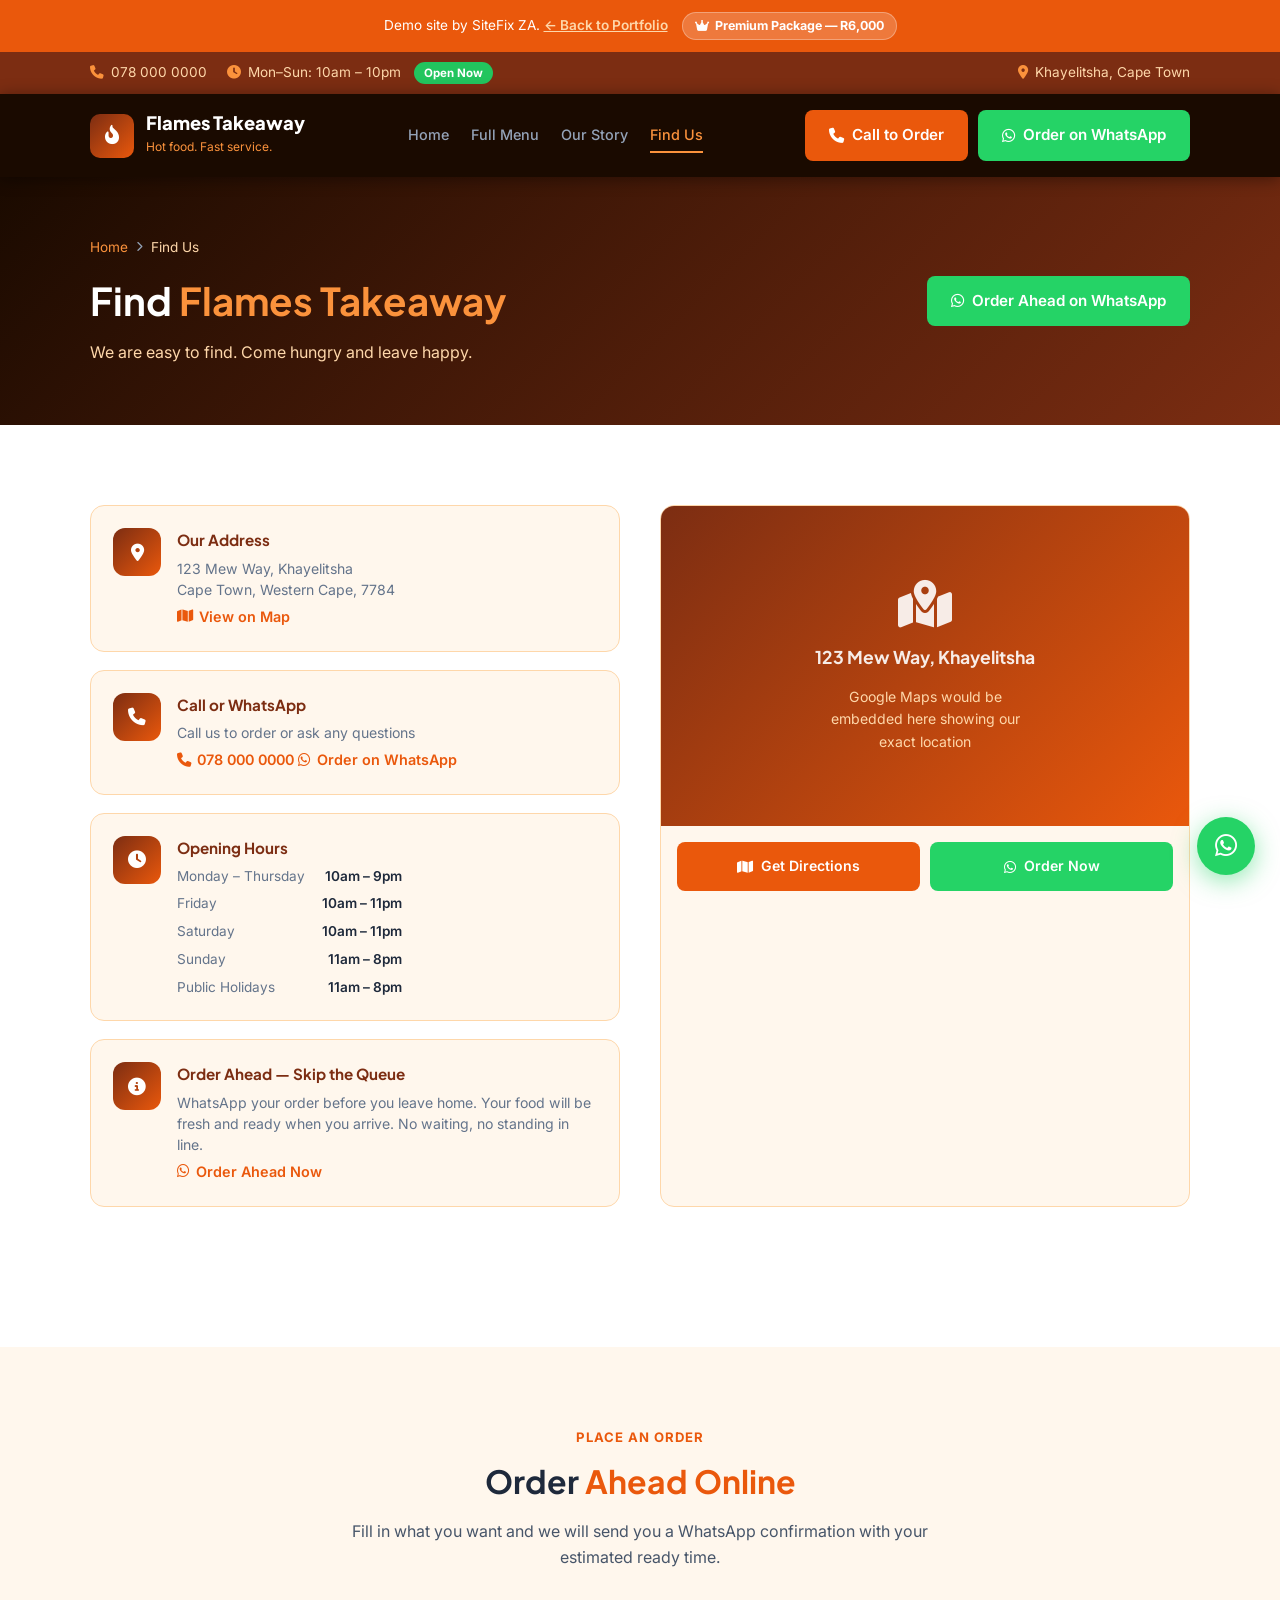
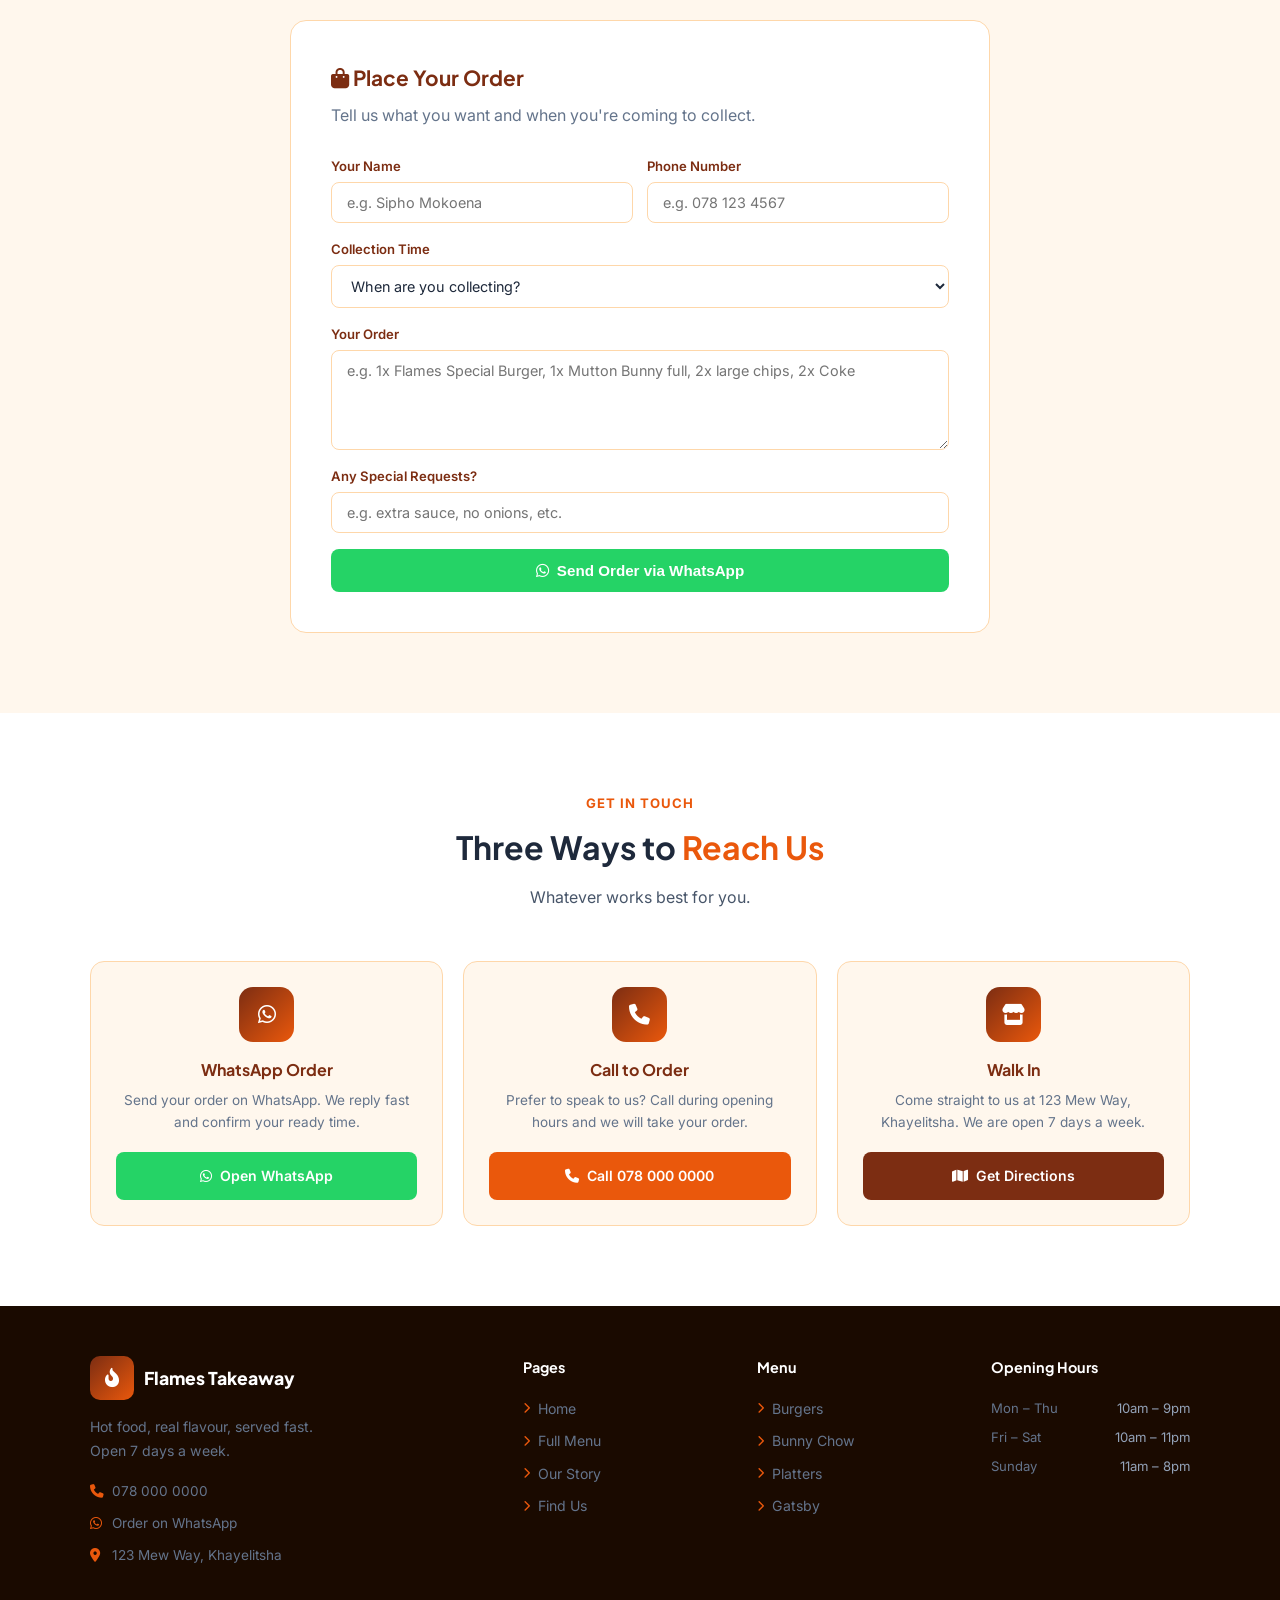
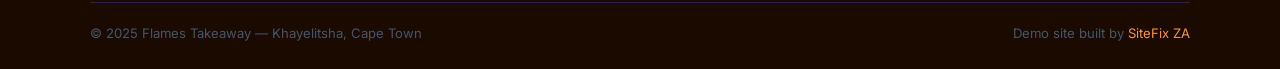
<file: demos/takeaway/contact.html>
<!DOCTYPE html>
<html lang="en">
<head>
    <meta charset="UTF-8" />
    <meta name="viewport" content="width=device-width, initial-scale=1.0" />
    <meta name="description" content="Find Flames Takeaway in Khayelitsha, Cape Town. Get directions, opening hours, and order on WhatsApp." />
    <title>Find Us | Flames Takeaway</title>
    <link rel="icon" href="data:,">
    <link rel="preconnect" href="https://fonts.googleapis.com" />
    <link rel="preconnect" href="https://fonts.gstatic.com" crossorigin />
    <link href="https://fonts.googleapis.com/css2?family=Inter:wght@400;500;600;700;800&family=Plus+Jakarta+Sans:wght@400;500;600;700;800&display=swap" rel="stylesheet" />
    <link rel="stylesheet" href="https://cdnjs.cloudflare.com/ajax/libs/font-awesome/6.5.0/css/all.min.css" />
    <link rel="stylesheet" href="flames.css" />

    <style>

        /* Contact Page Specific */

        .contact-section {
            padding: 80px 0;
            background: #ffffff;
        }

        .contact-grid {
            display: grid;
            grid-template-columns: repeat(2, 1fr);
            gap: 40px;
            margin-bottom: 60px;
        }

        /* Info Cards */
        .contact-info-grid {
            display: flex;
            flex-direction: column;
            gap: 18px;
        }

        .info-card {
            background: var(--orange-pale);
            border-radius: 14px;
            padding: 22px;
            border: 1px solid var(--orange-border);
            display: flex;
            align-items: flex-start;
            gap: 16px;
            transition: transform 0.3s;
        }

        .info-card:hover { transform: translateY(-2px); }

        .info-icon {
            width: 48px;
            height: 48px;
            background: linear-gradient(135deg, var(--orange-dark), var(--orange-mid));
            border-radius: 12px;
            display: flex;
            align-items: center;
            justify-content: center;
            color: #ffffff;
            font-size: 1.1rem;
            flex-shrink: 0;
        }

        .info-content h4 {
            font-size: 0.95rem;
            color: var(--orange-dark);
            margin-bottom: 5px;
        }

        .info-content p {
            font-size: 0.88rem;
            color: #64748b;
            line-height: 1.5;
        }

        .info-content a {
            color: var(--orange-mid);
            font-weight: 600;
            font-size: 0.9rem;
            display: inline-flex;
            align-items: center;
            gap: 6px;
            margin-top: 5px;
        }

        .hours-list {
            display: flex;
            flex-direction: column;
            gap: 6px;
            margin-top: 5px;
        }

        .hours-row {
            display: flex;
            justify-content: space-between;
            font-size: 0.85rem;
            color: #64748b;
            gap: 20px;
        }

        .hours-row .time {
            font-weight: 600;
            color: #1e293b;
        }

        /* Map Box */
        .map-container {
            display: flex;
            flex-direction: column;
            gap: 18px;
        }

        .map-box {
            background: var(--orange-pale);
            border-radius: 14px;
            overflow: hidden;
            border: 1px solid var(--orange-border);
            flex: 1;
        }

        .map-placeholder {
            height: 320px;
            background: linear-gradient(135deg, var(--orange-dark), var(--orange-mid));
            display: flex;
            align-items: center;
            justify-content: center;
            flex-direction: column;
            gap: 15px;
            color: rgba(255,255,255,0.9);
        }

        .map-placeholder i { font-size: 3rem; }

        .map-placeholder h3 {
            font-size: 1.1rem;
        }

        .map-placeholder p {
            font-size: 0.88rem;
            color: #fed7aa;
            text-align: center;
            max-width: 220px;
        }

        .map-footer {
            padding: 16px;
            display: flex;
            gap: 10px;
        }

        .map-footer .btn {
            flex: 1;
            justify-content: center;
            font-size: 0.88rem;
        }

        /* Order Form */
        .order-form-section {
            padding: 80px 0;
            background: var(--orange-pale);
        }

        .order-form-card {
            background: #ffffff;
            border-radius: 16px;
            padding: 40px;
            border: 1px solid var(--orange-border);
            max-width: 700px;
            margin: 0 auto;
        }

        .order-form-card h3 {
            font-size: 1.3rem;
            color: var(--orange-dark);
            margin-bottom: 8px;
        }

        .order-form-card p {
            color: #64748b;
            margin-bottom: 28px;
        }

        .order-form {
            display: flex;
            flex-direction: column;
            gap: 16px;
        }

        .input-row {
            display: grid;
            grid-template-columns: repeat(2, 1fr);
            gap: 14px;
        }

        .input-group {
            display: flex;
            flex-direction: column;
            gap: 5px;
        }

        .input-group label {
            font-size: 0.82rem;
            font-weight: 600;
            color: var(--orange-dark);
        }

        .input-group input,
        .input-group select,
        .input-group textarea {
            padding: 11px 15px;
            border-radius: 8px;
            border: 1px solid var(--orange-border);
            background: #ffffff;
            font-size: 0.9rem;
            font-family: 'Inter', sans-serif;
            color: #1e293b;
            outline: none;
            transition: border 0.3s;
        }

        .input-group input:focus,
        .input-group select:focus,
        .input-group textarea:focus {
            border-color: var(--orange-mid);
        }

        .input-group textarea {
            resize: vertical;
            min-height: 100px;
        }

        .order-form .btn {
            width: 100%;
            justify-content: center;
        }

        /* Quick Order Cards */
        .quick-order {
            padding: 80px 0;
            background: #ffffff;
        }

        .quick-order-grid {
            display: grid;
            grid-template-columns: repeat(3, 1fr);
            gap: 20px;
        }

        .quick-card {
            background: var(--orange-pale);
            border-radius: 14px;
            padding: 25px;
            border: 1px solid var(--orange-border);
            text-align: center;
            transition: transform 0.3s;
        }

        .quick-card:hover { transform: translateY(-3px); }

        .quick-icon {
            width: 55px;
            height: 55px;
            background: linear-gradient(135deg, var(--orange-dark), var(--orange-mid));
            border-radius: 14px;
            display: flex;
            align-items: center;
            justify-content: center;
            font-size: 1.3rem;
            color: #ffffff;
            margin: 0 auto 15px;
        }

        .quick-card h3 {
            font-size: 1rem;
            color: var(--orange-dark);
            margin-bottom: 8px;
        }

        .quick-card p {
            font-size: 0.85rem;
            color: #64748b;
            margin-bottom: 18px;
        }

        .quick-card .btn {
            width: 100%;
            justify-content: center;
            font-size: 0.88rem;
        }

        @media (max-width: 900px) {

            .contact-grid {
                grid-template-columns: 1fr;
            }

            .quick-order-grid {
                grid-template-columns: 1fr;
            }

            .input-row {
                grid-template-columns: 1fr;
            }

            .order-form-card {
                padding: 25px;
            }
        }

    </style>
</head>

<body>

    <a href="https://wa.me/27780000000?text=Hi%20Flames!%20I%27d%20like%20to%20place%20an%20order."
       class="float-whatsapp"
       target="_blank">
        <i class="fa-brands fa-whatsapp"></i>
    </a>

    <div class="portfolio-banner">
        <p>
            Demo site by SiteFix ZA.
            <a href="../../index.html">← Back to Portfolio</a>
            <span class="premium-badge-banner">
                <i class="fa-solid fa-crown"></i>
                Premium Package — R6,000
            </span>
        </p>
    </div>

    <div class="top-bar">
        <div class="container top-bar-inner">
            <div style="display:flex; gap:20px; flex-wrap:wrap;">
                <div class="top-bar-item">
                    <i class="fa-solid fa-phone"></i>
                    <span>078 000 0000</span>
                </div>
                <div class="top-bar-item">
                    <i class="fa-solid fa-clock"></i>
                    <span>Mon–Sun: 10am – 10pm</span>
                    <span class="open-badge">Open Now</span>
                </div>
            </div>
            <div class="top-bar-item">
                <i class="fa-solid fa-location-dot"></i>
                <span>Khayelitsha, Cape Town</span>
            </div>
        </div>
    </div>

    <nav class="navbar">
        <div class="container nav-inner">
            <a href="index.html" class="nav-logo">
                <div class="logo-icon">
                    <i class="fa-solid fa-fire-flame-curved"></i>
                </div>
                <div class="logo-text">
                    <span class="name">Flames Takeaway</span>
                    <span class="tagline">Hot food. Fast service.</span>
                </div>
            </a>
            <div class="nav-links-row">
                <a href="index.html" class="nav-link">Home</a>
                <a href="menu.html" class="nav-link">Full Menu</a>
                <a href="about.html" class="nav-link">Our Story</a>
                <a href="contact.html" class="nav-link active">Find Us</a>
            </div>
            <div class="nav-cta-group">
                <a href="tel:0780000000" class="btn btn-primary">
                    <i class="fa-solid fa-phone"></i>
                    Call to Order
                </a>
                <a href="https://wa.me/27780000000?text=Hi%20Flames!%20I%27d%20like%20to%20place%20an%20order."
                   class="btn btn-whatsapp"
                   target="_blank">
                    <i class="fa-brands fa-whatsapp"></i>
                    Order on WhatsApp
                </a>
            </div>
        </div>
    </nav>

    <div class="page-hero">
        <div class="container page-hero-inner">
            <div>
                <div class="breadcrumb" style="margin-bottom:12px;">
                    <a href="index.html">Home</a>
                    <i class="fa-solid fa-chevron-right"></i>
                    <span>Find Us</span>
                </div>
                <h1>Find <span>Flames Takeaway</span></h1>
                <p>We are easy to find. Come hungry and leave happy.</p>
            </div>
            <a href="https://wa.me/27780000000?text=Hi%20Flames!%20I%27d%20like%20to%20place%20an%20order."
               class="btn btn-whatsapp"
               target="_blank">
                <i class="fa-brands fa-whatsapp"></i>
                Order Ahead on WhatsApp
            </a>
        </div>
    </div>

    <!-- Contact Info + Map -->
    <section class="contact-section">
        <div class="container">
            <div class="contact-grid">

                <!-- Info -->
                <div class="contact-info-grid">

                    <div class="info-card">
                        <div class="info-icon">
                            <i class="fa-solid fa-location-dot"></i>
                        </div>
                        <div class="info-content">
                            <h4>Our Address</h4>
                            <p>123 Mew Way, Khayelitsha<br />Cape Town, Western Cape, 7784</p>
                            <a href="#map">
                                <i class="fa-solid fa-map"></i>
                                View on Map
                            </a>
                        </div>
                    </div>

                    <div class="info-card">
                        <div class="info-icon">
                            <i class="fa-solid fa-phone"></i>
                        </div>
                        <div class="info-content">
                            <h4>Call or WhatsApp</h4>
                            <p>Call us to order or ask any questions</p>
                            <a href="tel:0780000000">
                                <i class="fa-solid fa-phone"></i>
                                078 000 0000
                            </a>
                            <a href="https://wa.me/27780000000?text=Hi%20Flames!%20I%27d%20like%20to%20place%20an%20order."
                               target="_blank"
                               style="margin-top:5px;">
                                <i class="fa-brands fa-whatsapp"></i>
                                Order on WhatsApp
                            </a>
                        </div>
                    </div>

                    <div class="info-card">
                        <div class="info-icon">
                            <i class="fa-solid fa-clock"></i>
                        </div>
                        <div class="info-content">
                            <h4>Opening Hours</h4>
                            <div class="hours-list">
                                <div class="hours-row">
                                    <span>Monday – Thursday</span>
                                    <span class="time">10am – 9pm</span>
                                </div>
                                <div class="hours-row">
                                    <span>Friday</span>
                                    <span class="time">10am – 11pm</span>
                                </div>
                                <div class="hours-row">
                                    <span>Saturday</span>
                                    <span class="time">10am – 11pm</span>
                                </div>
                                <div class="hours-row">
                                    <span>Sunday</span>
                                    <span class="time">11am – 8pm</span>
                                </div>
                                <div class="hours-row">
                                    <span>Public Holidays</span>
                                    <span class="time">11am – 8pm</span>
                                </div>
                            </div>
                        </div>
                    </div>

                    <div class="info-card">
                        <div class="info-icon">
                            <i class="fa-solid fa-circle-info"></i>
                        </div>
                        <div class="info-content">
                            <h4>Order Ahead — Skip the Queue</h4>
                            <p>
                                WhatsApp your order before you leave home.
                                Your food will be fresh and ready when you arrive.
                                No waiting, no standing in line.
                            </p>
                            <a href="https://wa.me/27780000000?text=Hi%20Flames!%20I%27d%20like%20to%20place%20an%20order."
                               target="_blank">
                                <i class="fa-brands fa-whatsapp"></i>
                                Order Ahead Now
                            </a>
                        </div>
                    </div>

                </div>

                <!-- Map -->
                <div class="map-container" id="map">
                    <div class="map-box">
                        <div class="map-placeholder">
                            <i class="fa-solid fa-map-location-dot"></i>
                            <h3>123 Mew Way, Khayelitsha</h3>
                            <p>Google Maps would be embedded here showing our exact location</p>
                        </div>
                        <div class="map-footer">
                            <a href="https://maps.google.com"
                               class="btn btn-primary"
                               target="_blank">
                                <i class="fa-solid fa-map"></i>
                                Get Directions
                            </a>
                            <a href="https://wa.me/27780000000?text=Hi%20Flames!%20I%27d%20like%20to%20place%20an%20order."
                               class="btn btn-whatsapp"
                               target="_blank">
                                <i class="fa-brands fa-whatsapp"></i>
                                Order Now
                            </a>
                        </div>
                    </div>
                </div>

            </div>
        </div>
    </section>

    <!-- Order Form -->
    <section class="order-form-section">
        <div class="container">
            <div class="section-label">Place an Order</div>
            <h2 class="section-title">Order <span>Ahead Online</span></h2>
            <p class="section-sub">
                Fill in what you want and we will send you a WhatsApp confirmation
                with your estimated ready time.
            </p>
            <div class="order-form-card">
                <h3>
                    <i class="fa-solid fa-bag-shopping"></i>
                    Place Your Order
                </h3>
                <p>Tell us what you want and when you're coming to collect.</p>
                <form class="order-form" onsubmit="handleOrder(event)">
                    <div class="input-row">
                        <div class="input-group">
                            <label>Your Name</label>
                            <input type="text" placeholder="e.g. Sipho Mokoena" required />
                        </div>
                        <div class="input-group">
                            <label>Phone Number</label>
                            <input type="tel" placeholder="e.g. 078 123 4567" required />
                        </div>
                    </div>
                    <div class="input-group">
                        <label>Collection Time</label>
                        <select required>
                            <option value="" disabled selected>When are you collecting?</option>
                            <option>In 20 minutes</option>
                            <option>In 30 minutes</option>
                            <option>In 45 minutes</option>
                            <option>In 1 hour</option>
                            <option>Later today</option>
                        </select>
                    </div>
                    <div class="input-group">
                        <label>Your Order</label>
                        <textarea placeholder="e.g. 1x Flames Special Burger, 1x Mutton Bunny full, 2x large chips, 2x Coke" required></textarea>
                    </div>
                    <div class="input-group">
                        <label>Any Special Requests?</label>
                        <input type="text" placeholder="e.g. extra sauce, no onions, etc." />
                    </div>
                    <button type="submit" class="btn btn-whatsapp">
                        <i class="fa-brands fa-whatsapp"></i>
                        Send Order via WhatsApp
                    </button>
                </form>
            </div>
        </div>
    </section>

    <!-- Quick Contact Cards -->
    <section class="quick-order">
        <div class="container">
            <div class="section-label">Get In Touch</div>
            <h2 class="section-title">Three Ways to <span>Reach Us</span></h2>
            <p class="section-sub">
                Whatever works best for you.
            </p>
            <div class="quick-order-grid">
                <div class="quick-card">
                    <div class="quick-icon">
                        <i class="fa-brands fa-whatsapp"></i>
                    </div>
                    <h3>WhatsApp Order</h3>
                    <p>Send your order on WhatsApp. We reply fast and confirm your ready time.</p>
                    <a href="https://wa.me/27780000000?text=Hi%20Flames!%20I%27d%20like%20to%20place%20an%20order."
                       class="btn btn-whatsapp"
                       target="_blank">
                        <i class="fa-brands fa-whatsapp"></i>
                        Open WhatsApp
                    </a>
                </div>
                <div class="quick-card">
                    <div class="quick-icon">
                        <i class="fa-solid fa-phone"></i>
                    </div>
                    <h3>Call to Order</h3>
                    <p>Prefer to speak to us? Call during opening hours and we will take your order.</p>
                    <a href="tel:0780000000" class="btn btn-primary">
                        <i class="fa-solid fa-phone"></i>
                        Call 078 000 0000
                    </a>
                </div>
                <div class="quick-card">
                    <div class="quick-icon">
                        <i class="fa-solid fa-store"></i>
                    </div>
                    <h3>Walk In</h3>
                    <p>Come straight to us at 123 Mew Way, Khayelitsha. We are open 7 days a week.</p>
                    <a href="https://maps.google.com"
                       class="btn btn-dark"
                       target="_blank">
                        <i class="fa-solid fa-map"></i>
                        Get Directions
                    </a>
                </div>
            </div>
        </div>
    </section>

    <!-- Footer -->
    <footer class="footer">
        <div class="container">
            <div class="footer-grid">
                <div class="footer-brand">
                    <a href="index.html" class="footer-logo">
                        <div class="logo-icon">
                            <i class="fa-solid fa-fire-flame-curved"></i>
                        </div>
                        <span class="footer-logo-name">Flames Takeaway</span>
                    </a>
                    <p>Hot food, real flavour, served fast. Open 7 days a week.</p>
                    <div class="footer-contact-list">
                        <a href="tel:0780000000">
                            <i class="fa-solid fa-phone"></i> 078 000 0000
                        </a>
                        <a href="https://wa.me/27780000000" target="_blank">
                            <i class="fa-brands fa-whatsapp"></i> Order on WhatsApp
                        </a>
                        <a href="#">
                            <i class="fa-solid fa-location-dot"></i>
                            123 Mew Way, Khayelitsha
                        </a>
                    </div>
                </div>
                <div class="footer-col">
                    <h4>Pages</h4>
                    <ul>
                        <li><a href="index.html"><i class="fa-solid fa-chevron-right"></i> Home</a></li>
                        <li><a href="menu.html"><i class="fa-solid fa-chevron-right"></i> Full Menu</a></li>
                        <li><a href="about.html"><i class="fa-solid fa-chevron-right"></i> Our Story</a></li>
                        <li><a href="contact.html"><i class="fa-solid fa-chevron-right"></i> Find Us</a></li>
                    </ul>
                </div>
                <div class="footer-col">
                    <h4>Menu</h4>
                    <ul>
                        <li><a href="menu.html"><i class="fa-solid fa-chevron-right"></i> Burgers</a></li>
                        <li><a href="menu.html"><i class="fa-solid fa-chevron-right"></i> Bunny Chow</a></li>
                        <li><a href="menu.html"><i class="fa-solid fa-chevron-right"></i> Platters</a></li>
                        <li><a href="menu.html"><i class="fa-solid fa-chevron-right"></i> Gatsby</a></li>
                    </ul>
                </div>
                <div class="footer-col">
                    <h4>Opening Hours</h4>
                    <div class="footer-hours">
                        <div class="footer-hour-row">
                            <span>Mon – Thu</span>
                            <span>10am – 9pm</span>
                        </div>
                        <div class="footer-hour-row">
                            <span>Fri – Sat</span>
                            <span>10am – 11pm</span>
                        </div>
                        <div class="footer-hour-row">
                            <span>Sunday</span>
                            <span>11am – 8pm</span>
                        </div>
                    </div>
                </div>
            </div>
            <div class="footer-bottom">
                <p>© 2025 Flames Takeaway — Khayelitsha, Cape Town</p>
                <p>Demo site built by <a href="../../index.html">SiteFix ZA</a></p>
            </div>
        </div>
    </footer>

    <script>
        function handleOrder(e) {
            e.preventDefault();
            const inputs  = e.target.querySelectorAll('input, select, textarea');
            const name    = inputs[0].value;
            const phone   = inputs[1].value;
            const time    = inputs[2].value;
            const order   = inputs[3].value;
            const special = inputs[4].value;
            const msg = encodeURIComponent(
                `Hi Flames! I'd like to place an order.\n\nName: ${name}\nPhone: ${phone}\nCollection: ${time}\n\nOrder:\n${order}\n\nSpecial requests: ${special || 'None'}`
            );
            window.open(`https://wa.me/27780000000?text=${msg}`, '_blank');
        }
    </script>

</body>
</html>
</file>
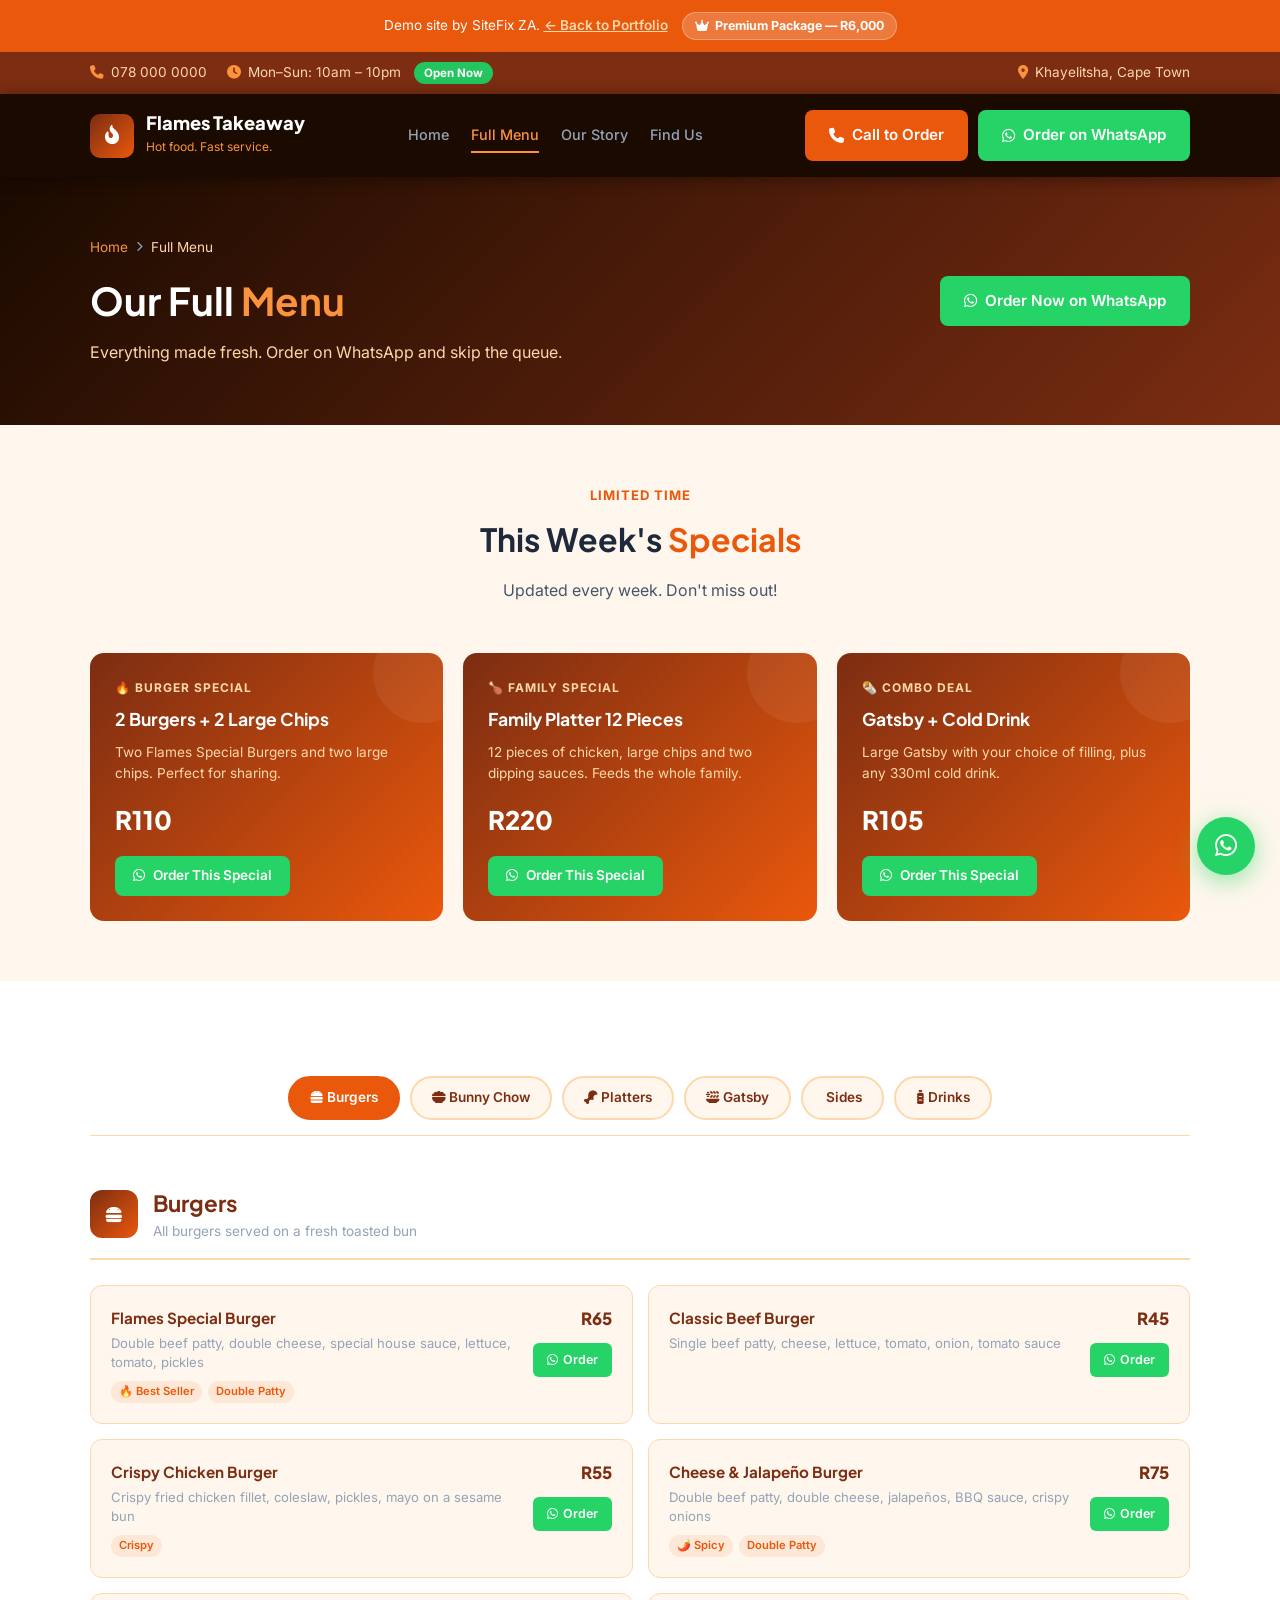
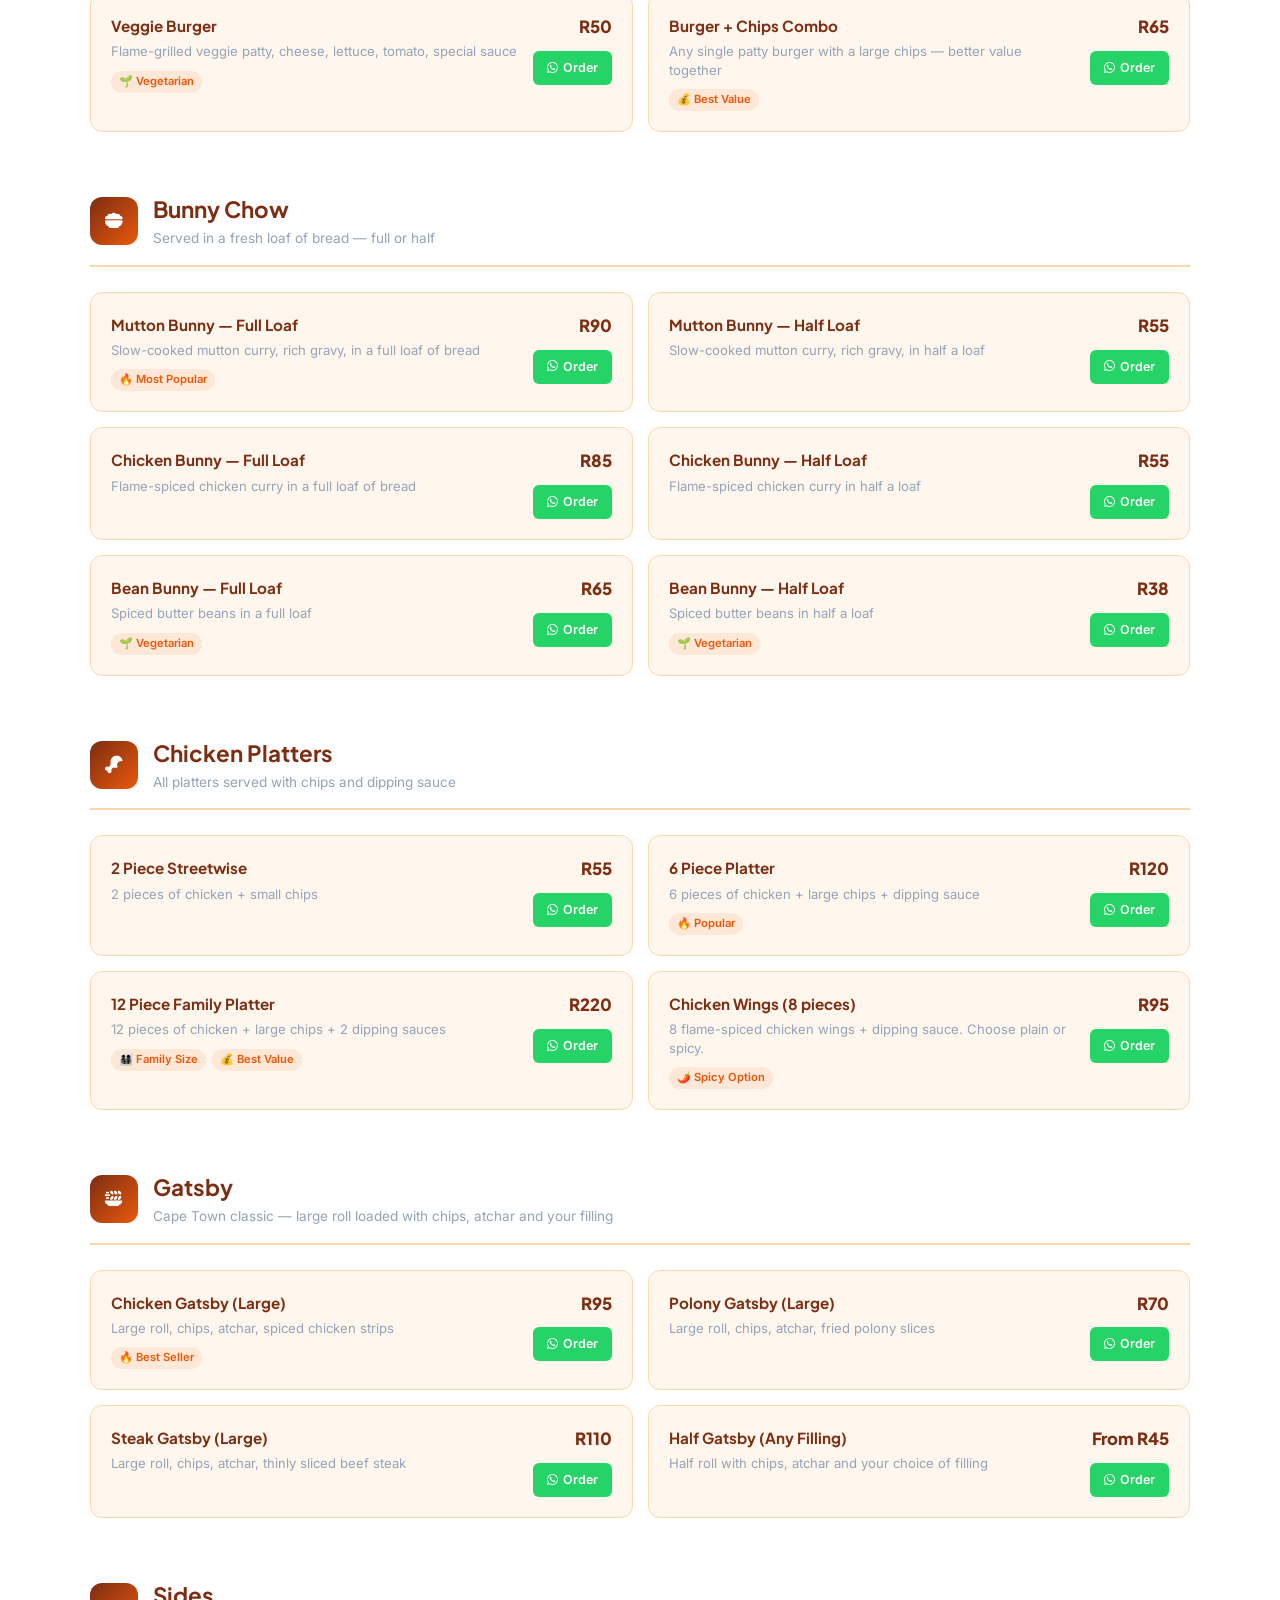
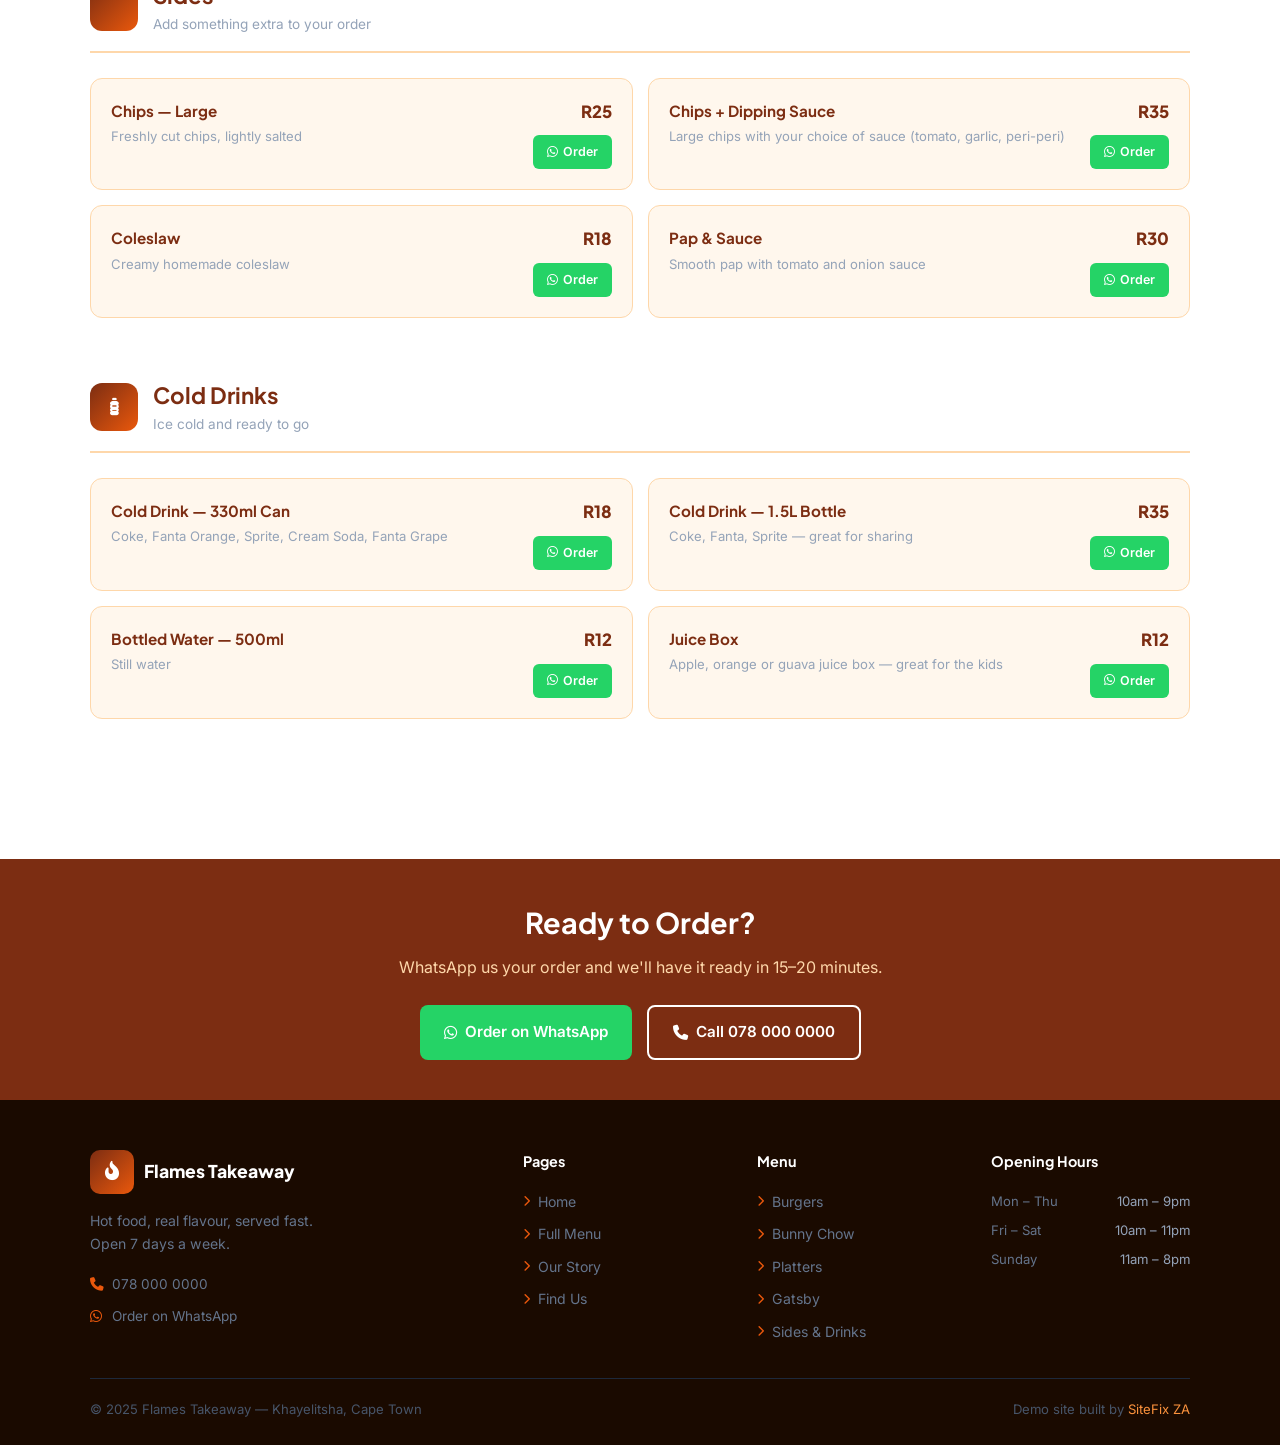
<file: demos/takeaway/menu.html>
<!DOCTYPE html>
<html lang="en">
<head>
    <meta charset="UTF-8" />
    <meta name="viewport" content="width=device-width, initial-scale=1.0" />
    <meta name="description" content="Flames Takeaway Full Menu — burgers, bunny chow, platters, Gatsby, sides and drinks. Order on WhatsApp." />
    <title>Full Menu | Flames Takeaway</title>
    <link rel="icon" href="data:,">
    <link rel="preconnect" href="https://fonts.googleapis.com" />
    <link rel="preconnect" href="https://fonts.gstatic.com" crossorigin />
    <link href="https://fonts.googleapis.com/css2?family=Inter:wght@400;500;600;700;800&family=Plus+Jakarta+Sans:wght@400;500;600;700;800&display=swap" rel="stylesheet" />
    <link rel="stylesheet" href="https://cdnjs.cloudflare.com/ajax/libs/font-awesome/6.5.0/css/all.min.css" />
    <link rel="stylesheet" href="flames.css" />

    <style>

        /* Menu Page Specific */

        .menu-section {
            padding: 80px 0;
            background: #ffffff;
        }

        .menu-nav {
            display: flex;
            gap: 10px;
            justify-content: center;
            flex-wrap: wrap;
            margin-bottom: 50px;
            position: sticky;
            top: 72px;
            background: #ffffff;
            padding: 15px 0;
            z-index: 10;
            border-bottom: 1px solid var(--orange-border);
        }

        .menu-nav-btn {
            padding: 9px 20px;
            border-radius: 50px;
            font-size: 0.85rem;
            font-weight: 600;
            cursor: pointer;
            border: 2px solid var(--orange-border);
            background: var(--orange-pale);
            color: var(--orange-dark);
            transition: all 0.3s;
            text-decoration: none;
        }

        .menu-nav-btn:hover,
        .menu-nav-btn.active {
            background: var(--orange-mid);
            color: #ffffff;
            border-color: var(--orange-mid);
        }

        .menu-category-section {
            margin-bottom: 60px;
        }

        .menu-category-heading {
            display: flex;
            align-items: center;
            gap: 15px;
            margin-bottom: 25px;
            padding-bottom: 15px;
            border-bottom: 2px solid var(--orange-border);
        }

        .menu-category-icon {
            width: 48px;
            height: 48px;
            background: linear-gradient(135deg, var(--orange-dark), var(--orange-mid));
            border-radius: 12px;
            display: flex;
            align-items: center;
            justify-content: center;
            color: #ffffff;
            font-size: 1.1rem;
            flex-shrink: 0;
        }

        .menu-category-heading h2 {
            font-size: 1.4rem;
            color: var(--orange-dark);
        }

        .menu-category-heading p {
            font-size: 0.85rem;
            color: #94a3b8;
        }

        .menu-items-grid {
            display: grid;
            grid-template-columns: repeat(2, 1fr);
            gap: 15px;
        }

        .menu-item-card {
            background: var(--orange-pale);
            border-radius: 12px;
            padding: 20px;
            border: 1px solid var(--orange-border);
            display: flex;
            justify-content: space-between;
            align-items: flex-start;
            gap: 15px;
            transition: transform 0.3s, box-shadow 0.3s;
        }

        .menu-item-card:hover {
            transform: translateY(-2px);
            box-shadow: 0 6px 20px rgba(124,45,18,0.08);
        }

        .menu-item-details { flex: 1; }

        .menu-item-details h3 {
            font-size: 0.95rem;
            color: var(--orange-dark);
            margin-bottom: 4px;
        }

        .menu-item-details p {
            font-size: 0.82rem;
            color: #94a3b8;
            margin-bottom: 10px;
            line-height: 1.4;
        }

        .menu-item-details .item-tags {
            display: flex;
            gap: 6px;
            flex-wrap: wrap;
        }

        .item-tag {
            background: rgba(234,88,12,0.1);
            color: var(--orange-mid);
            font-size: 0.7rem;
            font-weight: 600;
            padding: 2px 8px;
            border-radius: 50px;
        }

        .menu-item-right {
            display: flex;
            flex-direction: column;
            align-items: flex-end;
            gap: 10px;
            flex-shrink: 0;
        }

        .menu-item-price-tag {
            font-weight: 800;
            color: var(--orange-dark);
            font-family: 'Plus Jakarta Sans', sans-serif;
            font-size: 1.05rem;
        }

        .item-order-btn {
            background: #25d366;
            color: #ffffff;
            border: none;
            padding: 7px 14px;
            border-radius: 6px;
            font-size: 0.78rem;
            font-weight: 600;
            cursor: pointer;
            text-decoration: none;
            display: inline-flex;
            align-items: center;
            gap: 5px;
            transition: background 0.3s;
            white-space: nowrap;
        }

        .item-order-btn:hover {
            background: #1ebe5d;
        }

        /* Specials Section */
        .specials-section {
            padding: 60px 0;
            background: var(--orange-pale);
        }

        .specials-grid {
            display: grid;
            grid-template-columns: repeat(3, 1fr);
            gap: 20px;
        }

        .special-card {
            background: linear-gradient(135deg, var(--orange-dark), var(--orange-mid));
            border-radius: 14px;
            padding: 25px;
            color: #ffffff;
            position: relative;
            overflow: hidden;
        }

        .special-card::after {
            content: '';
            position: absolute;
            top: -30px;
            right: -30px;
            width: 100px;
            height: 100px;
            background: rgba(255,255,255,0.06);
            border-radius: 50%;
        }

        .special-label {
            font-size: 0.75rem;
            font-weight: 700;
            text-transform: uppercase;
            letter-spacing: 1px;
            color: #fed7aa;
            margin-bottom: 8px;
        }

        .special-card h3 {
            font-size: 1.1rem;
            margin-bottom: 8px;
        }

        .special-card p {
            font-size: 0.85rem;
            color: #fed7aa;
            margin-bottom: 15px;
        }

        .special-price {
            font-size: 1.6rem;
            font-weight: 800;
            font-family: 'Plus Jakarta Sans', sans-serif;
            display: block;
            margin-bottom: 15px;
        }

        .special-card .btn {
            font-size: 0.85rem;
            padding: 9px 18px;
        }

        /* Order CTA Banner */
        .order-banner {
            background: var(--orange-dark);
            padding: 40px 0;
            color: #ffffff;
            text-align: center;
        }

        .order-banner h2 {
            font-size: 1.8rem;
            margin-bottom: 10px;
        }

        .order-banner p {
            color: #fed7aa;
            margin-bottom: 25px;
        }

        .order-banner-btns {
            display: flex;
            gap: 15px;
            justify-content: center;
            flex-wrap: wrap;
        }

        @media (max-width: 900px) {

            .menu-items-grid {
                grid-template-columns: 1fr;
            }

            .specials-grid {
                grid-template-columns: 1fr;
            }

            .menu-nav {
                top: 60px;
            }
        }

    </style>
</head>

<body>

    <a href="https://wa.me/27780000000?text=Hi%20Flames!%20I%27d%20like%20to%20place%20an%20order."
       class="float-whatsapp"
       target="_blank">
        <i class="fa-brands fa-whatsapp"></i>
    </a>

    <div class="portfolio-banner">
        <p>
            Demo site by SiteFix ZA.
            <a href="../../index.html">← Back to Portfolio</a>
            <span class="premium-badge-banner">
                <i class="fa-solid fa-crown"></i>
                Premium Package — R6,000
            </span>
        </p>
    </div>

    <div class="top-bar">
        <div class="container top-bar-inner">
            <div style="display:flex; gap:20px; flex-wrap:wrap;">
                <div class="top-bar-item">
                    <i class="fa-solid fa-phone"></i>
                    <span>078 000 0000</span>
                </div>
                <div class="top-bar-item">
                    <i class="fa-solid fa-clock"></i>
                    <span>Mon–Sun: 10am – 10pm</span>
                    <span class="open-badge">Open Now</span>
                </div>
            </div>
            <div class="top-bar-item">
                <i class="fa-solid fa-location-dot"></i>
                <span>Khayelitsha, Cape Town</span>
            </div>
        </div>
    </div>

    <nav class="navbar">
        <div class="container nav-inner">
            <a href="index.html" class="nav-logo">
                <div class="logo-icon">
                    <i class="fa-solid fa-fire-flame-curved"></i>
                </div>
                <div class="logo-text">
                    <span class="name">Flames Takeaway</span>
                    <span class="tagline">Hot food. Fast service.</span>
                </div>
            </a>
            <div class="nav-links-row">
                <a href="index.html" class="nav-link">Home</a>
                <a href="menu.html" class="nav-link active">Full Menu</a>
                <a href="about.html" class="nav-link">Our Story</a>
                <a href="contact.html" class="nav-link">Find Us</a>
            </div>
            <div class="nav-cta-group">
                <a href="tel:0780000000" class="btn btn-primary">
                    <i class="fa-solid fa-phone"></i>
                    Call to Order
                </a>
                <a href="https://wa.me/27780000000?text=Hi%20Flames!%20I%27d%20like%20to%20place%20an%20order."
                   class="btn btn-whatsapp"
                   target="_blank">
                    <i class="fa-brands fa-whatsapp"></i>
                    Order on WhatsApp
                </a>
            </div>
        </div>
    </nav>

    <!-- Page Hero -->
    <div class="page-hero">
        <div class="container page-hero-inner">
            <div>
                <div class="breadcrumb" style="margin-bottom:12px;">
                    <a href="index.html">Home</a>
                    <i class="fa-solid fa-chevron-right"></i>
                    <span>Full Menu</span>
                </div>
                <h1>Our Full <span>Menu</span></h1>
                <p>Everything made fresh. Order on WhatsApp and skip the queue.</p>
            </div>
            <a href="https://wa.me/27780000000?text=Hi%20Flames!%20I%27d%20like%20to%20place%20an%20order."
               class="btn btn-whatsapp"
               target="_blank">
                <i class="fa-brands fa-whatsapp"></i>
                Order Now on WhatsApp
            </a>
        </div>
    </div>

    <!-- Week Specials -->
    <section class="specials-section">
        <div class="container">
            <div class="section-label">Limited Time</div>
            <h2 class="section-title">This Week's <span>Specials</span></h2>
            <p class="section-sub">Updated every week. Don't miss out!</p>
            <div class="specials-grid">
                <div class="special-card">
                    <div class="special-label">🔥 Burger Special</div>
                    <h3>2 Burgers + 2 Large Chips</h3>
                    <p>Two Flames Special Burgers and two large chips. Perfect for sharing.</p>
                    <span class="special-price">R110</span>
                    <a href="https://wa.me/27780000000?text=Hi!%20I%27d%20like%20the%202%20Burgers%20%2B%202%20Chips%20special%20for%20R110."
                       class="btn btn-whatsapp"
                       target="_blank">
                        <i class="fa-brands fa-whatsapp"></i>
                        Order This Special
                    </a>
                </div>
                <div class="special-card">
                    <div class="special-label">🍗 Family Special</div>
                    <h3>Family Platter 12 Pieces</h3>
                    <p>12 pieces of chicken, large chips and two dipping sauces. Feeds the whole family.</p>
                    <span class="special-price">R220</span>
                    <a href="https://wa.me/27780000000?text=Hi!%20I%27d%20like%20the%20Family%20Platter%2012pc%20special%20for%20R220."
                       class="btn btn-whatsapp"
                       target="_blank">
                        <i class="fa-brands fa-whatsapp"></i>
                        Order This Special
                    </a>
                </div>
                <div class="special-card">
                    <div class="special-label">🌯 Combo Deal</div>
                    <h3>Gatsby + Cold Drink</h3>
                    <p>Large Gatsby with your choice of filling, plus any 330ml cold drink.</p>
                    <span class="special-price">R105</span>
                    <a href="https://wa.me/27780000000?text=Hi!%20I%27d%20like%20the%20Gatsby%20%2B%20Cold%20Drink%20special%20for%20R105."
                       class="btn btn-whatsapp"
                       target="_blank">
                        <i class="fa-brands fa-whatsapp"></i>
                        Order This Special
                    </a>
                </div>
            </div>
        </div>
    </section>

    <!-- Full Menu -->
    <section class="menu-section">
        <div class="container">

            <!-- Menu Nav -->
            <div class="menu-nav">
                <a href="#burgers" class="menu-nav-btn active">
                    <i class="fa-solid fa-burger"></i> Burgers
                </a>
                <a href="#bunny" class="menu-nav-btn">
                    <i class="fa-solid fa-bowl-food"></i> Bunny Chow
                </a>
                <a href="#platters" class="menu-nav-btn">
                    <i class="fa-solid fa-drumstick-bite"></i> Platters
                </a>
                <a href="#gatsby" class="menu-nav-btn">
                    <i class="fa-solid fa-plate-wheat"></i> Gatsby
                </a>
                <a href="#sides" class="menu-nav-btn">
                    <i class="fa-solid fa-french-fries"></i> Sides
                </a>
                <a href="#drinks" class="menu-nav-btn">
                    <i class="fa-solid fa-bottle-water"></i> Drinks
                </a>
            </div>

            <!-- Burgers -->
            <div class="menu-category-section" id="burgers">
                <div class="menu-category-heading">
                    <div class="menu-category-icon">
                        <i class="fa-solid fa-burger"></i>
                    </div>
                    <div>
                        <h2>Burgers</h2>
                        <p>All burgers served on a fresh toasted bun</p>
                    </div>
                </div>
                <div class="menu-items-grid">
                    <div class="menu-item-card">
                        <div class="menu-item-details">
                            <h3>Flames Special Burger</h3>
                            <p>Double beef patty, double cheese, special house sauce, lettuce, tomato, pickles</p>
                            <div class="item-tags">
                                <span class="item-tag">🔥 Best Seller</span>
                                <span class="item-tag">Double Patty</span>
                            </div>
                        </div>
                        <div class="menu-item-right">
                            <span class="menu-item-price-tag">R65</span>
                            <a href="https://wa.me/27780000000?text=Hi!%20I%27d%20like%20a%20Flames%20Special%20Burger."
                               class="item-order-btn"
                               target="_blank">
                                <i class="fa-brands fa-whatsapp"></i> Order
                            </a>
                        </div>
                    </div>
                    <div class="menu-item-card">
                        <div class="menu-item-details">
                            <h3>Classic Beef Burger</h3>
                            <p>Single beef patty, cheese, lettuce, tomato, onion, tomato sauce</p>
                        </div>
                        <div class="menu-item-right">
                            <span class="menu-item-price-tag">R45</span>
                            <a href="https://wa.me/27780000000?text=Hi!%20I%27d%20like%20a%20Classic%20Beef%20Burger."
                               class="item-order-btn"
                               target="_blank">
                                <i class="fa-brands fa-whatsapp"></i> Order
                            </a>
                        </div>
                    </div>
                    <div class="menu-item-card">
                        <div class="menu-item-details">
                            <h3>Crispy Chicken Burger</h3>
                            <p>Crispy fried chicken fillet, coleslaw, pickles, mayo on a sesame bun</p>
                            <div class="item-tags">
                                <span class="item-tag">Crispy</span>
                            </div>
                        </div>
                        <div class="menu-item-right">
                            <span class="menu-item-price-tag">R55</span>
                            <a href="https://wa.me/27780000000?text=Hi!%20I%27d%20like%20a%20Crispy%20Chicken%20Burger."
                               class="item-order-btn"
                               target="_blank">
                                <i class="fa-brands fa-whatsapp"></i> Order
                            </a>
                        </div>
                    </div>
                    <div class="menu-item-card">
                        <div class="menu-item-details">
                            <h3>Cheese & Jalapeño Burger</h3>
                            <p>Double beef patty, double cheese, jalapeños, BBQ sauce, crispy onions</p>
                            <div class="item-tags">
                                <span class="item-tag">🌶️ Spicy</span>
                                <span class="item-tag">Double Patty</span>
                            </div>
                        </div>
                        <div class="menu-item-right">
                            <span class="menu-item-price-tag">R75</span>
                            <a href="https://wa.me/27780000000?text=Hi!%20I%27d%20like%20a%20Cheese%20%26%20Jalapeno%20Burger."
                               class="item-order-btn"
                               target="_blank">
                                <i class="fa-brands fa-whatsapp"></i> Order
                            </a>
                        </div>
                    </div>
                    <div class="menu-item-card">
                        <div class="menu-item-details">
                            <h3>Veggie Burger</h3>
                            <p>Flame-grilled veggie patty, cheese, lettuce, tomato, special sauce</p>
                            <div class="item-tags">
                                <span class="item-tag">🌱 Vegetarian</span>
                            </div>
                        </div>
                        <div class="menu-item-right">
                            <span class="menu-item-price-tag">R50</span>
                            <a href="https://wa.me/27780000000?text=Hi!%20I%27d%20like%20a%20Veggie%20Burger."
                               class="item-order-btn"
                               target="_blank">
                                <i class="fa-brands fa-whatsapp"></i> Order
                            </a>
                        </div>
                    </div>
                    <div class="menu-item-card">
                        <div class="menu-item-details">
                            <h3>Burger + Chips Combo</h3>
                            <p>Any single patty burger with a large chips — better value together</p>
                            <div class="item-tags">
                                <span class="item-tag">💰 Best Value</span>
                            </div>
                        </div>
                        <div class="menu-item-right">
                            <span class="menu-item-price-tag">R65</span>
                            <a href="https://wa.me/27780000000?text=Hi!%20I%27d%20like%20a%20Burger%20%2B%20Chips%20Combo."
                               class="item-order-btn"
                               target="_blank">
                                <i class="fa-brands fa-whatsapp"></i> Order
                            </a>
                        </div>
                    </div>
                </div>
            </div>

            <!-- Bunny Chow -->
            <div class="menu-category-section" id="bunny">
                <div class="menu-category-heading">
                    <div class="menu-category-icon">
                        <i class="fa-solid fa-bowl-food"></i>
                    </div>
                    <div>
                        <h2>Bunny Chow</h2>
                        <p>Served in a fresh loaf of bread — full or half</p>
                    </div>
                </div>
                <div class="menu-items-grid">
                    <div class="menu-item-card">
                        <div class="menu-item-details">
                            <h3>Mutton Bunny — Full Loaf</h3>
                            <p>Slow-cooked mutton curry, rich gravy, in a full loaf of bread</p>
                            <div class="item-tags">
                                <span class="item-tag">🔥 Most Popular</span>
                            </div>
                        </div>
                        <div class="menu-item-right">
                            <span class="menu-item-price-tag">R90</span>
                            <a href="https://wa.me/27780000000?text=Hi!%20I%27d%20like%20a%20Mutton%20Bunny%20Full%20Loaf."
                               class="item-order-btn"
                               target="_blank">
                                <i class="fa-brands fa-whatsapp"></i> Order
                            </a>
                        </div>
                    </div>
                    <div class="menu-item-card">
                        <div class="menu-item-details">
                            <h3>Mutton Bunny — Half Loaf</h3>
                            <p>Slow-cooked mutton curry, rich gravy, in half a loaf</p>
                        </div>
                        <div class="menu-item-right">
                            <span class="menu-item-price-tag">R55</span>
                            <a href="https://wa.me/27780000000?text=Hi!%20I%27d%20like%20a%20Mutton%20Bunny%20Half%20Loaf."
                               class="item-order-btn"
                               target="_blank">
                                <i class="fa-brands fa-whatsapp"></i> Order
                            </a>
                        </div>
                    </div>
                    <div class="menu-item-card">
                        <div class="menu-item-details">
                            <h3>Chicken Bunny — Full Loaf</h3>
                            <p>Flame-spiced chicken curry in a full loaf of bread</p>
                        </div>
                        <div class="menu-item-right">
                            <span class="menu-item-price-tag">R85</span>
                            <a href="https://wa.me/27780000000?text=Hi!%20I%27d%20like%20a%20Chicken%20Bunny%20Full%20Loaf."
                               class="item-order-btn"
                               target="_blank">
                                <i class="fa-brands fa-whatsapp"></i> Order
                            </a>
                        </div>
                    </div>
                    <div class="menu-item-card">
                        <div class="menu-item-details">
                            <h3>Chicken Bunny — Half Loaf</h3>
                            <p>Flame-spiced chicken curry in half a loaf</p>
                        </div>
                        <div class="menu-item-right">
                            <span class="menu-item-price-tag">R55</span>
                            <a href="https://wa.me/27780000000?text=Hi!%20I%27d%20like%20a%20Chicken%20Bunny%20Half%20Loaf."
                               class="item-order-btn"
                               target="_blank">
                                <i class="fa-brands fa-whatsapp"></i> Order
                            </a>
                        </div>
                    </div>
                    <div class="menu-item-card">
                        <div class="menu-item-details">
                            <h3>Bean Bunny — Full Loaf</h3>
                            <p>Spiced butter beans in a full loaf</p>
                            <div class="item-tags">
                                <span class="item-tag">🌱 Vegetarian</span>
                            </div>
                        </div>
                        <div class="menu-item-right">
                            <span class="menu-item-price-tag">R65</span>
                            <a href="https://wa.me/27780000000?text=Hi!%20I%27d%20like%20a%20Bean%20Bunny%20Full%20Loaf."
                               class="item-order-btn"
                               target="_blank">
                                <i class="fa-brands fa-whatsapp"></i> Order
                            </a>
                        </div>
                    </div>
                    <div class="menu-item-card">
                        <div class="menu-item-details">
                            <h3>Bean Bunny — Half Loaf</h3>
                            <p>Spiced butter beans in half a loaf</p>
                            <div class="item-tags">
                                <span class="item-tag">🌱 Vegetarian</span>
                            </div>
                        </div>
                        <div class="menu-item-right">
                            <span class="menu-item-price-tag">R38</span>
                            <a href="https://wa.me/27780000000?text=Hi!%20I%27d%20like%20a%20Bean%20Bunny%20Half%20Loaf."
                               class="item-order-btn"
                               target="_blank">
                                <i class="fa-brands fa-whatsapp"></i> Order
                            </a>
                        </div>
                    </div>
                </div>
            </div>

            <!-- Platters -->
            <div class="menu-category-section" id="platters">
                <div class="menu-category-heading">
                    <div class="menu-category-icon">
                        <i class="fa-solid fa-drumstick-bite"></i>
                    </div>
                    <div>
                        <h2>Chicken Platters</h2>
                        <p>All platters served with chips and dipping sauce</p>
                    </div>
                </div>
                <div class="menu-items-grid">
                    <div class="menu-item-card">
                        <div class="menu-item-details">
                            <h3>2 Piece Streetwise</h3>
                            <p>2 pieces of chicken + small chips</p>
                        </div>
                        <div class="menu-item-right">
                            <span class="menu-item-price-tag">R55</span>
                            <a href="https://wa.me/27780000000?text=Hi!%20I%27d%20like%20the%202%20Piece%20Streetwise."
                               class="item-order-btn"
                               target="_blank">
                                <i class="fa-brands fa-whatsapp"></i> Order
                            </a>
                        </div>
                    </div>
                    <div class="menu-item-card">
                        <div class="menu-item-details">
                            <h3>6 Piece Platter</h3>
                            <p>6 pieces of chicken + large chips + dipping sauce</p>
                            <div class="item-tags">
                                <span class="item-tag">🔥 Popular</span>
                            </div>
                        </div>
                        <div class="menu-item-right">
                            <span class="menu-item-price-tag">R120</span>
                            <a href="https://wa.me/27780000000?text=Hi!%20I%27d%20like%20the%206%20Piece%20Platter."
                               class="item-order-btn"
                               target="_blank">
                                <i class="fa-brands fa-whatsapp"></i> Order
                            </a>
                        </div>
                    </div>
                    <div class="menu-item-card">
                        <div class="menu-item-details">
                            <h3>12 Piece Family Platter</h3>
                            <p>12 pieces of chicken + large chips + 2 dipping sauces</p>
                            <div class="item-tags">
                                <span class="item-tag">👨‍👩‍👧‍👦 Family Size</span>
                                <span class="item-tag">💰 Best Value</span>
                            </div>
                        </div>
                        <div class="menu-item-right">
                            <span class="menu-item-price-tag">R220</span>
                            <a href="https://wa.me/27780000000?text=Hi!%20I%27d%20like%20the%2012%20Piece%20Family%20Platter."
                               class="item-order-btn"
                               target="_blank">
                                <i class="fa-brands fa-whatsapp"></i> Order
                            </a>
                        </div>
                    </div>
                    <div class="menu-item-card">
                        <div class="menu-item-details">
                            <h3>Chicken Wings (8 pieces)</h3>
                            <p>8 flame-spiced chicken wings + dipping sauce. Choose plain or spicy.</p>
                            <div class="item-tags">
                                <span class="item-tag">🌶️ Spicy Option</span>
                            </div>
                        </div>
                        <div class="menu-item-right">
                            <span class="menu-item-price-tag">R95</span>
                            <a href="https://wa.me/27780000000?text=Hi!%20I%27d%20like%208%20Chicken%20Wings."
                               class="item-order-btn"
                               target="_blank">
                                <i class="fa-brands fa-whatsapp"></i> Order
                            </a>
                        </div>
                    </div>
                </div>
            </div>

            <!-- Gatsby -->
            <div class="menu-category-section" id="gatsby">
                <div class="menu-category-heading">
                    <div class="menu-category-icon">
                        <i class="fa-solid fa-plate-wheat"></i>
                    </div>
                    <div>
                        <h2>Gatsby</h2>
                        <p>Cape Town classic — large roll loaded with chips, atchar and your filling</p>
                    </div>
                </div>
                <div class="menu-items-grid">
                    <div class="menu-item-card">
                        <div class="menu-item-details">
                            <h3>Chicken Gatsby (Large)</h3>
                            <p>Large roll, chips, atchar, spiced chicken strips</p>
                            <div class="item-tags">
                                <span class="item-tag">🔥 Best Seller</span>
                            </div>
                        </div>
                        <div class="menu-item-right">
                            <span class="menu-item-price-tag">R95</span>
                            <a href="https://wa.me/27780000000?text=Hi!%20I%27d%20like%20a%20large%20Chicken%20Gatsby."
                               class="item-order-btn"
                               target="_blank">
                                <i class="fa-brands fa-whatsapp"></i> Order
                            </a>
                        </div>
                    </div>
                    <div class="menu-item-card">
                        <div class="menu-item-details">
                            <h3>Polony Gatsby (Large)</h3>
                            <p>Large roll, chips, atchar, fried polony slices</p>
                        </div>
                        <div class="menu-item-right">
                            <span class="menu-item-price-tag">R70</span>
                            <a href="https://wa.me/27780000000?text=Hi!%20I%27d%20like%20a%20large%20Polony%20Gatsby."
                               class="item-order-btn"
                               target="_blank">
                                <i class="fa-brands fa-whatsapp"></i> Order
                            </a>
                        </div>
                    </div>
                    <div class="menu-item-card">
                        <div class="menu-item-details">
                            <h3>Steak Gatsby (Large)</h3>
                            <p>Large roll, chips, atchar, thinly sliced beef steak</p>
                        </div>
                        <div class="menu-item-right">
                            <span class="menu-item-price-tag">R110</span>
                            <a href="https://wa.me/27780000000?text=Hi!%20I%27d%20like%20a%20large%20Steak%20Gatsby."
                               class="item-order-btn"
                               target="_blank">
                                <i class="fa-brands fa-whatsapp"></i> Order
                            </a>
                        </div>
                    </div>
                    <div class="menu-item-card">
                        <div class="menu-item-details">
                            <h3>Half Gatsby (Any Filling)</h3>
                            <p>Half roll with chips, atchar and your choice of filling</p>
                        </div>
                        <div class="menu-item-right">
                            <span class="menu-item-price-tag">From R45</span>
                            <a href="https://wa.me/27780000000?text=Hi!%20I%27d%20like%20a%20Half%20Gatsby."
                               class="item-order-btn"
                               target="_blank">
                                <i class="fa-brands fa-whatsapp"></i> Order
                            </a>
                        </div>
                    </div>
                </div>
            </div>

            <!-- Sides -->
            <div class="menu-category-section" id="sides">
                <div class="menu-category-heading">
                    <div class="menu-category-icon">
                        <i class="fa-solid fa-french-fries"></i>
                    </div>
                    <div>
                        <h2>Sides</h2>
                        <p>Add something extra to your order</p>
                    </div>
                </div>
                <div class="menu-items-grid">
                    <div class="menu-item-card">
                        <div class="menu-item-details">
                            <h3>Chips — Large</h3>
                            <p>Freshly cut chips, lightly salted</p>
                        </div>
                        <div class="menu-item-right">
                            <span class="menu-item-price-tag">R25</span>
                            <a href="https://wa.me/27780000000?text=Hi!%20I%27d%20like%20a%20large%20chips."
                               class="item-order-btn"
                               target="_blank">
                                <i class="fa-brands fa-whatsapp"></i> Order
                            </a>
                        </div>
                    </div>
                    <div class="menu-item-card">
                        <div class="menu-item-details">
                            <h3>Chips + Dipping Sauce</h3>
                            <p>Large chips with your choice of sauce (tomato, garlic, peri-peri)</p>
                        </div>
                        <div class="menu-item-right">
                            <span class="menu-item-price-tag">R35</span>
                            <a href="https://wa.me/27780000000?text=Hi!%20I%27d%20like%20chips%20with%20dipping%20sauce."
                               class="item-order-btn"
                               target="_blank">
                                <i class="fa-brands fa-whatsapp"></i> Order
                            </a>
                        </div>
                    </div>
                    <div class="menu-item-card">
                        <div class="menu-item-details">
                            <h3>Coleslaw</h3>
                            <p>Creamy homemade coleslaw</p>
                        </div>
                        <div class="menu-item-right">
                            <span class="menu-item-price-tag">R18</span>
                            <a href="https://wa.me/27780000000?text=Hi!%20I%27d%20like%20a%20coleslaw."
                               class="item-order-btn"
                               target="_blank">
                                <i class="fa-brands fa-whatsapp"></i> Order
                            </a>
                        </div>
                    </div>
                    <div class="menu-item-card">
                        <div class="menu-item-details">
                            <h3>Pap & Sauce</h3>
                            <p>Smooth pap with tomato and onion sauce</p>
                        </div>
                        <div class="menu-item-right">
                            <span class="menu-item-price-tag">R30</span>
                            <a href="https://wa.me/27780000000?text=Hi!%20I%27d%20like%20pap%20and%20sauce."
                               class="item-order-btn"
                               target="_blank">
                                <i class="fa-brands fa-whatsapp"></i> Order
                            </a>
                        </div>
                    </div>
                </div>
            </div>

            <!-- Drinks -->
            <div class="menu-category-section" id="drinks">
                <div class="menu-category-heading">
                    <div class="menu-category-icon">
                        <i class="fa-solid fa-bottle-water"></i>
                    </div>
                    <div>
                        <h2>Cold Drinks</h2>
                        <p>Ice cold and ready to go</p>
                    </div>
                </div>
                <div class="menu-items-grid">
                    <div class="menu-item-card">
                        <div class="menu-item-details">
                            <h3>Cold Drink — 330ml Can</h3>
                            <p>Coke, Fanta Orange, Sprite, Cream Soda, Fanta Grape</p>
                        </div>
                        <div class="menu-item-right">
                            <span class="menu-item-price-tag">R18</span>
                            <a href="https://wa.me/27780000000?text=Hi!%20I%27d%20like%20a%20cold%20drink."
                               class="item-order-btn"
                               target="_blank">
                                <i class="fa-brands fa-whatsapp"></i> Order
                            </a>
                        </div>
                    </div>
                    <div class="menu-item-card">
                        <div class="menu-item-details">
                            <h3>Cold Drink — 1.5L Bottle</h3>
                            <p>Coke, Fanta, Sprite — great for sharing</p>
                        </div>
                        <div class="menu-item-right">
                            <span class="menu-item-price-tag">R35</span>
                            <a href="https://wa.me/27780000000?text=Hi!%20I%27d%20like%20a%201.5L%20cold%20drink."
                               class="item-order-btn"
                               target="_blank">
                                <i class="fa-brands fa-whatsapp"></i> Order
                            </a>
                        </div>
                    </div>
                    <div class="menu-item-card">
                        <div class="menu-item-details">
                            <h3>Bottled Water — 500ml</h3>
                            <p>Still water</p>
                        </div>
                        <div class="menu-item-right">
                            <span class="menu-item-price-tag">R12</span>
                            <a href="https://wa.me/27780000000?text=Hi!%20I%27d%20like%20a%20bottle%20of%20water."
                               class="item-order-btn"
                               target="_blank">
                                <i class="fa-brands fa-whatsapp"></i> Order
                            </a>
                        </div>
                    </div>
                    <div class="menu-item-card">
                        <div class="menu-item-details">
                            <h3>Juice Box</h3>
                            <p>Apple, orange or guava juice box — great for the kids</p>
                        </div>
                        <div class="menu-item-right">
                            <span class="menu-item-price-tag">R12</span>
                            <a href="https://wa.me/27780000000?text=Hi!%20I%27d%20like%20a%20juice%20box."
                               class="item-order-btn"
                               target="_blank">
                                <i class="fa-brands fa-whatsapp"></i> Order
                            </a>
                        </div>
                    </div>
                </div>
            </div>

        </div>
    </section>

    <!-- Order Banner -->
    <div class="order-banner">
        <div class="container">
            <h2>Ready to Order?</h2>
            <p>WhatsApp us your order and we'll have it ready in 15–20 minutes.</p>
            <div class="order-banner-btns">
                <a href="https://wa.me/27780000000?text=Hi%20Flames!%20I%27d%20like%20to%20place%20an%20order."
                   class="btn btn-whatsapp"
                   target="_blank">
                    <i class="fa-brands fa-whatsapp"></i>
                    Order on WhatsApp
                </a>
                <a href="tel:0780000000" class="btn btn-outline">
                    <i class="fa-solid fa-phone"></i>
                    Call 078 000 0000
                </a>
            </div>
        </div>
    </div>

    <!-- Footer -->
    <footer class="footer">
        <div class="container">
            <div class="footer-grid">
                <div class="footer-brand">
                    <a href="index.html" class="footer-logo">
                        <div class="logo-icon">
                            <i class="fa-solid fa-fire-flame-curved"></i>
                        </div>
                        <span class="footer-logo-name">Flames Takeaway</span>
                    </a>
                    <p>Hot food, real flavour, served fast. Open 7 days a week.</p>
                    <div class="footer-contact-list">
                        <a href="tel:0780000000">
                            <i class="fa-solid fa-phone"></i> 078 000 0000
                        </a>
                        <a href="https://wa.me/27780000000" target="_blank">
                            <i class="fa-brands fa-whatsapp"></i> Order on WhatsApp
                        </a>
                    </div>
                </div>
                <div class="footer-col">
                    <h4>Pages</h4>
                    <ul>
                        <li><a href="index.html"><i class="fa-solid fa-chevron-right"></i> Home</a></li>
                        <li><a href="menu.html"><i class="fa-solid fa-chevron-right"></i> Full Menu</a></li>
                        <li><a href="about.html"><i class="fa-solid fa-chevron-right"></i> Our Story</a></li>
                        <li><a href="contact.html"><i class="fa-solid fa-chevron-right"></i> Find Us</a></li>
                    </ul>
                </div>
                <div class="footer-col">
                    <h4>Menu</h4>
                    <ul>
                        <li><a href="#burgers"><i class="fa-solid fa-chevron-right"></i> Burgers</a></li>
                        <li><a href="#bunny"><i class="fa-solid fa-chevron-right"></i> Bunny Chow</a></li>
                        <li><a href="#platters"><i class="fa-solid fa-chevron-right"></i> Platters</a></li>
                        <li><a href="#gatsby"><i class="fa-solid fa-chevron-right"></i> Gatsby</a></li>
                        <li><a href="#sides"><i class="fa-solid fa-chevron-right"></i> Sides & Drinks</a></li>
                    </ul>
                </div>
                <div class="footer-col">
                    <h4>Opening Hours</h4>
                    <div class="footer-hours">
                        <div class="footer-hour-row">
                            <span>Mon – Thu</span>
                            <span>10am – 9pm</span>
                        </div>
                        <div class="footer-hour-row">
                            <span>Fri – Sat</span>
                            <span>10am – 11pm</span>
                        </div>
                        <div class="footer-hour-row">
                            <span>Sunday</span>
                            <span>11am – 8pm</span>
                        </div>
                    </div>
                </div>
            </div>
            <div class="footer-bottom">
                <p>© 2025 Flames Takeaway — Khayelitsha, Cape Town</p>
                <p>Demo site built by <a href="../../index.html">SiteFix ZA</a></p>
            </div>
        </div>
    </footer>

</body>
</html>
</file>
<file: assets/css/styles.css>
/* =========================================
   SiteFix ZA — FULL STYLESHEET
   Version: 1.0
========================================= */

/* =========================================
   GLOBAL RESET
========================================= */

* {
    margin: 0;
    padding: 0;
    box-sizing: border-box;
}

html {
    scroll-behavior: smooth;
}

body {
    font-family: 'Inter', sans-serif;
    background-color: #ffffff;
    color: #1e293b;
    line-height: 1.6;
}

/* =========================================
   CONTAINER
========================================= */

.container {
    width: 90%;
    max-width: 1200px;
    margin: 0 auto;
}

/* =========================================
   TYPOGRAPHY
========================================= */

h1, h2, h3, h4 {
    font-family: 'Plus Jakarta Sans', sans-serif;
    font-weight: 700;
    line-height: 1.2;
}

.section-label {
    font-size: 0.85rem;
    font-weight: 600;
    text-transform: uppercase;
    letter-spacing: 1px;
    color: #2563eb;
    margin-bottom: 10px;
    text-align: center;
}

.section-title {
    font-size: 2.2rem;
    margin-bottom: 15px;
    text-align: center;
}

.section-subtitle {
    max-width: 700px;
    color: #475569;
    margin-bottom: 50px;
    margin-left: auto;
    margin-right: auto;
    text-align: center;
}

.highlight {
    color: #2563eb;
}

/* =========================================
   BUTTONS
========================================= */

.btn {
    display: inline-flex;
    align-items: center;
    gap: 8px;
    padding: 12px 22px;
    border-radius: 8px;
    font-weight: 600;
    font-size: 0.95rem;
    text-decoration: none;
    transition: all 0.3s ease;
    cursor: pointer;
    border: none;
}

.btn-primary {
    background-color: #2563eb;
    color: #ffffff;
}

.btn-primary:hover {
    background-color: #1e40af;
    transform: scale(1.03);
}

.btn-secondary {
    background-color: #e2e8f0;
    color: #1e293b;
}

.btn-secondary:hover {
    background-color: #cbd5e1;
}

.btn-outline {
    border: 2px solid #2563eb;
    color: #2563eb;
    background: transparent;
}

.btn-outline:hover {
    background-color: #2563eb;
    color: #ffffff;
}

.btn-whatsapp {
    background-color: #25d366;
    color: #ffffff;
}

.btn-whatsapp:hover {
    background-color: #1ebe5d;
    transform: scale(1.03);
}

/* =========================================
   NAVBAR
========================================= */

.navbar {
    position: sticky;
    top: 0;
    background: #ffffff;
    padding: 18px 0;
    border-bottom: 1px solid #e2e8f0;
    z-index: 1000;
}

.nav-container {
    display: flex;
    justify-content: space-between;
    align-items: center;
    width: 90%;
    max-width: 1200px;
    margin: 0 auto;
    position: relative;
}

.nav-logo {
    font-weight: 800;
    font-size: 1.4rem;
    text-decoration: none;
    z-index: 1001;
}

.logo-main {
    color: #1e293b;
}

.logo-tag {
    color: #2563eb;
}

.nav-links {
    display: flex;
    align-items: center;
    gap: 25px;
}

.nav-link {
    text-decoration: none;
    font-weight: 500;
    font-size: 0.95rem;
    color: #475569;
    transition: color 0.3s;
}

.nav-link:hover {
    color: #2563eb;
}

.nav-cta {
    font-weight: 600;
    color: #2563eb !important;
}

.hamburger {
    display: none;
    flex-direction: column;
    justify-content: center;
    align-items: center;
    gap: 5px;
    width: 40px;
    height: 40px;
    background: none;
    border: none;
    cursor: pointer;
    z-index: 1001;
    padding: 5px;
}

.hamburger span {
    display: block;
    width: 24px;
    height: 3px;
    background: #1e293b;
    border-radius: 3px;
    transition: transform 0.3s ease, opacity 0.3s ease;
}

/* =========================================
   MOBILE MENU OPEN STATE
========================================= */

.nav-open {
    display: flex !important;
    flex-direction: column;
    position: absolute;
    top: 60px;
    left: -5%;
    right: -5%;
    background: #ffffff;
    padding: 15px 5%;
    border-bottom: 1px solid #e2e8f0;
    box-shadow: 0 10px 30px rgba(0,0,0,0.1);
    gap: 0;
    z-index: 999;
}

.nav-open .nav-link {
    display: block;
    padding: 14px 0;
    border-bottom: 1px solid #f1f5f9;
    font-size: 1rem;
    color: #1e293b;
}

.nav-open .nav-cta {
    margin-top: 12px;
    background: #2563eb;
    color: #ffffff !important;
    padding: 13px 20px;
    border-radius: 8px;
    text-align: center;
    border-bottom: none;
}

/* Hamburger X animation */
.hamburger-open span:nth-child(1) {
    transform: translateY(8px) rotate(45deg);
}

.hamburger-open span:nth-child(2) {
    opacity: 0;
}

.hamburger-open span:nth-child(3) {
    transform: translateY(-8px) rotate(-45deg);
}

/* =========================================
   NAVBAR SCROLLED STATE
========================================= */

.navbar-scrolled {
    box-shadow: 0 4px 20px rgba(0,0,0,0.08);
}

/* =========================================
   ACTIVE NAV LINK
========================================= */

.nav-active {
    color: #2563eb !important;
    font-weight: 700 !important;
}

/* =========================================
   SECTIONS — GENERAL SPACING
========================================= */

section {
    padding: 80px 0;
}

/* =========================================
   HERO SECTION
========================================= */

.hero {
    padding: 80px 0 0;
    background: linear-gradient(to bottom, #f8fafc, #ffffff);
}

.hero-container {
    display: flex;
    align-items: center;
    justify-content: space-between;
    gap: 50px;
}

.hero-text {
    flex: 1;
}

.hero-badge {
    display: inline-flex;
    align-items: center;
    gap: 8px;
    background-color: #eff6ff;
    color: #2563eb;
    font-size: 0.85rem;
    font-weight: 600;
    padding: 8px 16px;
    border-radius: 50px;
    margin-bottom: 20px;
    border: 1px solid #bfdbfe;
}

.hero-headline {
    font-size: 2.8rem;
    margin-bottom: 20px;
    color: #1e293b;
}

.hero-subheadline {
    font-size: 1.1rem;
    color: #475569;
    margin-bottom: 30px;
    max-width: 540px;
}

.hero-buttons {
    display: flex;
    gap: 15px;
    margin-bottom: 15px;
    flex-wrap: wrap;
}

.hero-reassurance {
    display: flex;
    align-items: center;
    gap: 8px;
    font-size: 0.9rem;
    color: #64748b;
    margin-top: 15px;
}

/* =========================================
   HERO MOCKUP
========================================= */

.hero-image {
    flex: 1;
    display: flex;
    justify-content: flex-end;
}

.hero-mockup {
    position: relative;
    width: 100%;
    max-width: 480px;
}

.mockup-browser {
    background: #ffffff;
    border-radius: 12px;
    box-shadow: 0 20px 60px rgba(0,0,0,0.12);
    overflow: hidden;
    border: 1px solid #e2e8f0;
}

.browser-bar {
    background: #f1f5f9;
    padding: 10px 15px;
    display: flex;
    align-items: center;
    gap: 6px;
    border-bottom: 1px solid #e2e8f0;
}

.browser-dot {
    width: 10px;
    height: 10px;
    border-radius: 50%;
}

.browser-dot.red    { background: #ef4444; }
.browser-dot.yellow { background: #f59e0b; }
.browser-dot.green  { background: #22c55e; }

.browser-url {
    flex: 1;
    background: #ffffff;
    border-radius: 6px;
    padding: 4px 12px;
    font-size: 0.75rem;
    color: #94a3b8;
    border: 1px solid #e2e8f0;
    margin-left: 8px;
}

.browser-content {
    padding: 20px;
}

.mockup-hero-bar {
    height: 80px;
    background: linear-gradient(135deg, #2563eb, #3b82f6);
    border-radius: 8px;
    margin-bottom: 15px;
}

.mockup-lines {
    display: flex;
    flex-direction: column;
    gap: 8px;
    margin-bottom: 15px;
}

.mockup-line {
    height: 10px;
    background: #e2e8f0;
    border-radius: 4px;
}

.mockup-line.long   { width: 100%; }
.mockup-line.medium { width: 70%; }
.mockup-line.short  { width: 45%; }

.mockup-cards {
    display: flex;
    gap: 10px;
    margin-bottom: 15px;
}

.mockup-card {
    flex: 1;
    height: 55px;
    background: #f8fafc;
    border-radius: 8px;
    border: 1px solid #e2e8f0;
}

.mockup-btn-row {
    display: flex;
    justify-content: center;
}

.mockup-cta-btn {
    width: 50%;
    height: 30px;
    background: #2563eb;
    border-radius: 6px;
}

.mockup-phone {
    position: absolute;
    bottom: -30px;
    right: -20px;
    width: 110px;
    background: #1e293b;
    border-radius: 16px;
    padding: 10px;
    box-shadow: 0 10px 30px rgba(0,0,0,0.2);
}

.phone-screen {
    background: #ffffff;
    border-radius: 10px;
    padding: 10px;
    display: flex;
    flex-direction: column;
    gap: 6px;
}

.phone-hero-bar {
    height: 30px;
    background: linear-gradient(135deg, #2563eb, #3b82f6);
    border-radius: 4px;
}

.phone-lines {
    display: flex;
    flex-direction: column;
    gap: 4px;
}

.phone-line {
    height: 6px;
    background: #e2e8f0;
    border-radius: 3px;
}

.phone-line.long   { width: 100%; }
.phone-line.medium { width: 65%; }

.phone-cta {
    height: 16px;
    background: #2563eb;
    border-radius: 4px;
    margin-top: 4px;
}

/* =========================================
   HERO STATS BAR
========================================= */

.hero-stats {
    background: #1e293b;
    padding: 30px 0;
    margin-top: 60px;
}

.stats-container {
    display: flex;
    justify-content: center;
    align-items: center;
    gap: 40px;
    flex-wrap: wrap;
}

.stat-item {
    display: flex;
    flex-direction: column;
    align-items: center;
    gap: 4px;
}

.stat-number {
    font-size: 1.8rem;
    font-weight: 800;
    color: #ffffff;
    font-family: 'Plus Jakarta Sans', sans-serif;
}

.stat-label {
    font-size: 0.85rem;
    color: #94a3b8;
    text-align: center;
}

.stat-divider {
    width: 1px;
    height: 40px;
    background: #334155;
}

/* =========================================
   PROBLEM SECTION
========================================= */

.problem {
    background: #f8fafc;
}

.problem-grid {
    display: grid;
    grid-template-columns: repeat(3, 1fr);
    gap: 25px;
    margin-bottom: 50px;
}

.problem-scenario {
    background: #ffffff;
    border-radius: 12px;
    padding: 30px;
    text-align: center;
    box-shadow: 0 2px 15px rgba(0,0,0,0.05);
    border: 1px solid #e2e8f0;
}

.scenario-icon {
    width: 55px;
    height: 55px;
    background: #eff6ff;
    border-radius: 12px;
    display: flex;
    align-items: center;
    justify-content: center;
    margin: 0 auto 15px;
    font-size: 1.3rem;
    color: #2563eb;
}

.problem-scenario h3 {
    font-size: 1.1rem;
    margin-bottom: 10px;
}

.problem-scenario p {
    font-size: 0.95rem;
    color: #475569;
}

.facebook-myth {
    background: #ffffff;
    border-radius: 16px;
    padding: 35px;
    box-shadow: 0 2px 20px rgba(0,0,0,0.06);
    border: 1px solid #e2e8f0;
    margin-bottom: 40px;
}

.myth-header {
    display: flex;
    align-items: center;
    gap: 15px;
    margin-bottom: 15px;
}

.myth-header i {
    font-size: 2rem;
    color: #1877f2;
}

.myth-header h3 {
    font-size: 1.2rem;
}

.myth-intro {
    color: #475569;
    margin-bottom: 20px;
}

.myth-list {
    display: flex;
    flex-direction: column;
    gap: 12px;
    margin-bottom: 25px;
}

.myth-item {
    display: flex;
    align-items: flex-start;
    gap: 12px;
    font-size: 0.95rem;
    color: #475569;
}

.myth-item.no i {
    color: #ef4444;
    margin-top: 2px;
    flex-shrink: 0;
}

.myth-solution {
    background: #eff6ff;
    border-radius: 10px;
    padding: 20px;
    display: flex;
    align-items: flex-start;
    gap: 15px;
    border-left: 4px solid #2563eb;
}

.myth-solution i {
    color: #2563eb;
    font-size: 1.3rem;
    margin-top: 2px;
    flex-shrink: 0;
}

.myth-solution p {
    font-size: 0.95rem;
    color: #1e293b;
}

.problem-cta {
    text-align: center;
}

/* =========================================
   SERVICES SECTION
========================================= */

.services {
    background: #ffffff;
}

.services-grid {
    display: grid;
    grid-template-columns: repeat(3, 1fr);
    gap: 25px;
    margin-bottom: 40px;
}

.service-card {
    background: #f8fafc;
    border-radius: 12px;
    padding: 30px;
    border: 1px solid #e2e8f0;
    transition: transform 0.3s ease, box-shadow 0.3s ease;
}

.service-card:hover {
    transform: translateY(-5px);
    box-shadow: 0 10px 30px rgba(0,0,0,0.08);
}

.service-icon {
    width: 52px;
    height: 52px;
    background: #eff6ff;
    border-radius: 12px;
    display: flex;
    align-items: center;
    justify-content: center;
    font-size: 1.2rem;
    color: #2563eb;
    margin-bottom: 18px;
}

.service-card h3 {
    font-size: 1.05rem;
    margin-bottom: 10px;
}

.service-card p {
    font-size: 0.92rem;
    color: #475569;
    line-height: 1.6;
}

.services-cta {
    text-align: center;
}

/* =========================================
   PORTFOLIO SECTION
========================================= */

.portfolio {
    background: #f8fafc;
}

.portfolio-grid {
    display: grid;
    grid-template-columns: repeat(3, 1fr);
    gap: 25px;
    margin-bottom: 40px;
}

.portfolio-card {
    background: #ffffff;
    border-radius: 16px;
    overflow: hidden;
    box-shadow: 0 4px 20px rgba(0,0,0,0.07);
    border: 1px solid #e2e8f0;
    transition: transform 0.3s ease;
}

.portfolio-card:hover {
    transform: translateY(-5px);
}

.portfolio-image {
    position: relative;
    height: 180px;
    display: flex;
    align-items: flex-end;
    padding: 15px;
}

.plumber-bg {
    background: linear-gradient(135deg, #1e3a5f, #2563eb);
}

.salon-bg {
    background: linear-gradient(135deg, #831843, #ec4899);
}

.takeaway-bg {
    background: linear-gradient(135deg, #7c2d12, #ea580c);
}

.portfolio-overlay {
    position: absolute;
    inset: 0;
    background: rgba(0,0,0,0.5);
    display: flex;
    align-items: center;
    justify-content: center;
    opacity: 0;
    transition: opacity 0.3s ease;
}

.portfolio-card:hover .portfolio-overlay {
    opacity: 1;
}

.portfolio-view-btn {
    background: #ffffff;
    color: #1e293b;
    padding: 10px 18px;
    border-radius: 8px;
    font-weight: 600;
    text-decoration: none;
    display: flex;
    align-items: center;
    gap: 8px;
    font-size: 0.9rem;
}

.portfolio-tag {
    display: inline-flex;
    align-items: center;
    gap: 6px;
    background: rgba(255,255,255,0.2);
    color: #ffffff;
    padding: 6px 12px;
    border-radius: 50px;
    font-size: 0.8rem;
    font-weight: 600;
    backdrop-filter: blur(4px);
    position: relative;
    z-index: 1;
}

.portfolio-content {
    padding: 25px;
}

.portfolio-content h3 {
    font-size: 1.15rem;
    margin-bottom: 5px;
}

.portfolio-location {
    font-size: 0.85rem;
    color: #94a3b8;
    margin-bottom: 15px;
    display: flex;
    align-items: center;
    gap: 5px;
}

.portfolio-problem,
.portfolio-solution {
    margin-bottom: 12px;
}

.problem-label,
.solution-label {
    font-size: 0.78rem;
    font-weight: 700;
    text-transform: uppercase;
    letter-spacing: 0.5px;
    display: block;
    margin-bottom: 4px;
}

.problem-label  { color: #ef4444; }
.solution-label { color: #22c55e; }

.portfolio-problem p,
.portfolio-solution p {
    font-size: 0.9rem;
    color: #475569;
    line-height: 1.5;
}

.portfolio-tags {
    display: flex;
    flex-wrap: wrap;
    gap: 6px;
    margin-bottom: 18px;
}

.tag {
    background: #eff6ff;
    color: #2563eb;
    font-size: 0.75rem;
    font-weight: 600;
    padding: 4px 10px;
    border-radius: 50px;
}

.portfolio-cta {
    text-align: center;
}

.portfolio-cta p {
    color: #475569;
    margin-bottom: 15px;
    font-size: 1rem;
}

/* =========================================
   WHY ME SECTION
========================================= */

.why-me {
    background: #ffffff;
}

.why-grid {
    display: grid;
    grid-template-columns: repeat(3, 1fr);
    gap: 25px;
}

.why-card {
    background: #f8fafc;
    border-radius: 12px;
    padding: 30px;
    border: 1px solid #e2e8f0;
    transition: transform 0.3s ease, box-shadow 0.3s ease;
}

.why-card:hover {
    transform: translateY(-5px);
    box-shadow: 0 10px 30px rgba(0,0,0,0.08);
}

.why-icon {
    width: 52px;
    height: 52px;
    background: #eff6ff;
    border-radius: 12px;
    display: flex;
    align-items: center;
    justify-content: center;
    font-size: 1.2rem;
    color: #2563eb;
    margin-bottom: 18px;
}

.why-card h3 {
    font-size: 1.05rem;
    margin-bottom: 10px;
}

.why-card p {
    font-size: 0.92rem;
    color: #475569;
    line-height: 1.6;
}

/* =========================================
   PRICING SECTION
========================================= */

.pricing {
    background: #f8fafc;
}

.pricing-grid {
    display: grid;
    grid-template-columns: repeat(3, 1fr);
    gap: 25px;
    margin-bottom: 40px;
    align-items: start;
}

.pricing-card {
    background: #ffffff;
    border-radius: 16px;
    padding: 35px;
    border: 1px solid #e2e8f0;
    position: relative;
    transition: transform 0.3s ease;
}

.pricing-card:hover {
    transform: translateY(-5px);
}

.pricing-card.popular {
    border: 2px solid #2563eb;
    box-shadow: 0 10px 40px rgba(37,99,235,0.15);
}

.popular-badge {
    position: absolute;
    top: -14px;
    left: 50%;
    transform: translateX(-50%);
    background: #2563eb;
    color: #ffffff;
    font-size: 0.78rem;
    font-weight: 700;
    padding: 5px 16px;
    border-radius: 50px;
    white-space: nowrap;
}

.pricing-badge {
    font-size: 0.85rem;
    font-weight: 700;
    text-transform: uppercase;
    letter-spacing: 1px;
    padding: 5px 12px;
    border-radius: 6px;
    display: inline-block;
    margin-bottom: 15px;
}

.starter-badge  { background: #f0fdf4; color: #16a34a; }
.standard-badge { background: #eff6ff; color: #2563eb; }
.premium-badge  { background: #fefce8; color: #ca8a04; }

.pricing-price {
    display: flex;
    align-items: flex-start;
    margin-bottom: 8px;
}

.currency {
    font-size: 1.4rem;
    font-weight: 700;
    color: #1e293b;
    margin-top: 8px;
}

.amount {
    font-size: 3rem;
    font-weight: 800;
    color: #1e293b;
    font-family: 'Plus Jakarta Sans', sans-serif;
    line-height: 1;
}

.pricing-tagline {
    color: #64748b;
    font-size: 0.9rem;
    margin-bottom: 25px;
    padding-bottom: 25px;
    border-bottom: 1px solid #e2e8f0;
}

.pricing-features {
    list-style: none;
    display: flex;
    flex-direction: column;
    gap: 12px;
    margin-bottom: 30px;
}

.pricing-features li {
    display: flex;
    align-items: flex-start;
    gap: 10px;
    font-size: 0.92rem;
    color: #475569;
}

.pricing-features li i {
    color: #22c55e;
    margin-top: 2px;
    flex-shrink: 0;
}

.pricing-card .btn {
    width: 100%;
    justify-content: center;
}

/* Maintenance Card */
.maintenance-card {
    background: #1e293b;
    border-radius: 16px;
    padding: 35px;
    display: flex;
    align-items: flex-start;
    gap: 25px;
    margin-bottom: 30px;
    color: #ffffff;
}

.maintenance-icon {
    width: 55px;
    height: 55px;
    background: rgba(255,255,255,0.1);
    border-radius: 12px;
    display: flex;
    align-items: center;
    justify-content: center;
    font-size: 1.3rem;
    color: #ffffff;
    flex-shrink: 0;
}

.maintenance-content {
    flex: 1;
}

.maintenance-content h3 {
    font-size: 1.2rem;
    margin-bottom: 8px;
    color: #ffffff;
}

.maintenance-content p {
    font-size: 0.92rem;
    color: #94a3b8;
    margin-bottom: 15px;
}

.maintenance-list {
    list-style: none;
    display: flex;
    flex-wrap: wrap;
    gap: 10px 25px;
}

.maintenance-list li {
    display: flex;
    align-items: center;
    gap: 8px;
    font-size: 0.88rem;
    color: #cbd5e1;
}

.maintenance-list li i {
    color: #22c55e;
}

.maintenance-btn {
    flex-shrink: 0;
    align-self: center;
}

.pricing-note {
    background: #eff6ff;
    border-radius: 10px;
    padding: 18px 22px;
    display: flex;
    align-items: flex-start;
    gap: 12px;
    border: 1px solid #bfdbfe;
}

.pricing-note i {
    color: #2563eb;
    margin-top: 2px;
    flex-shrink: 0;
}

.pricing-note p {
    font-size: 0.9rem;
    color: #1e40af;
}

/* =========================================
   FAQ SECTION
========================================= */

.faq {
    background: #ffffff;
}

.faq-list {
    max-width: 800px;
    margin: 0 auto;
    display: flex;
    flex-direction: column;
    gap: 12px;
}

.faq-item {
    background: #f8fafc;
    border-radius: 12px;
    border: 1px solid #e2e8f0;
    overflow: hidden;
}

.faq-question {
    width: 100%;
    display: flex;
    justify-content: space-between;
    align-items: center;
    padding: 20px 25px;
    background: none;
    border: none;
    cursor: pointer;
    text-align: left;
    gap: 15px;
}

.faq-question span {
    font-weight: 600;
    font-size: 1rem;
    color: #1e293b;
    font-family: 'Plus Jakarta Sans', sans-serif;
}

.faq-icon {
    color: #2563eb;
    flex-shrink: 0;
    transition: transform 0.3s ease;
}

.faq-question[aria-expanded="true"] .faq-icon {
    transform: rotate(180deg);
}

.faq-answer {
    max-height: 0;
    overflow: hidden;
    transition: max-height 0.4s ease;
}

.faq-answer p {
    padding: 0 25px 20px;
    font-size: 0.95rem;
    color: #475569;
    line-height: 1.7;
}

.faq-item.open .faq-answer {
    max-height: 300px;
}

/* =========================================
   CONTACT SECTION
========================================= */

.contact {
    background: #f8fafc;
}

.contact-grid {
    display: grid;
    grid-template-columns: repeat(2, 1fr);
    gap: 25px;
    max-width: 750px;
    margin: 0 auto 40px;
}

.contact-card {
    background: #ffffff;
    border-radius: 16px;
    padding: 35px;
    text-align: center;
    border: 1px solid #e2e8f0;
    box-shadow: 0 4px 20px rgba(0,0,0,0.05);
}

.contact-icon {
    width: 60px;
    height: 60px;
    border-radius: 16px;
    display: flex;
    align-items: center;
    justify-content: center;
    font-size: 1.6rem;
    margin: 0 auto 18px;
}

.whatsapp-card .contact-icon {
    background: #dcfce7;
    color: #16a34a;
}

.email-card .contact-icon {
    background: #eff6ff;
    color: #2563eb;
}

.contact-card h3 {
    font-size: 1.2rem;
    margin-bottom: 8px;
}

.contact-card p {
    font-size: 0.92rem;
    color: #475569;
    margin-bottom: 22px;
}

.contact-card .btn {
    width: 100%;
    justify-content: center;
}

.contact-reassurance {
    display: flex;
    justify-content: center;
    gap: 35px;
    flex-wrap: wrap;
}

.reassurance-item {
    display: flex;
    align-items: center;
    gap: 8px;
    font-size: 0.9rem;
    color: #475569;
}

.reassurance-item i {
    color: #2563eb;
}

/* =========================================
   FOOTER
========================================= */

.footer {
    background: #0f172a;
    color: #94a3b8;
}

.footer-container {
    display: grid;
    grid-template-columns: 2fr 1fr 1fr;
    gap: 40px;
    padding: 60px 0 40px;
}

.footer-brand p {
    font-size: 0.92rem;
    line-height: 1.7;
    margin-top: 15px;
    max-width: 300px;
    color: #94a3b8;
}

.footer-brand .logo-main {
    color: #ffffff;
}

.footer-links,
.footer-contact {
    display: flex;
    flex-direction: column;
    gap: 12px;
}

.footer-links h4,
.footer-contact h4 {
    color: #ffffff;
    font-size: 0.95rem;
    margin-bottom: 5px;
}

.footer-links a,
.footer-contact a {
    color: #94a3b8;
    text-decoration: none;
    font-size: 0.9rem;
    transition: color 0.3s;
    display: flex;
    align-items: center;
    gap: 8px;
}

.footer-links a:hover,
.footer-contact a:hover {
    color: #ffffff;
}

.footer-bottom {
    border-top: 1px solid #1e293b;
    padding: 20px 0;
    text-align: center;
    font-size: 0.85rem;
    color: #475569;
}

/* =========================================
   SCROLL REVEAL ANIMATION
========================================= */

.reveal {
    opacity: 0;
    transform: translateY(25px);
    transition: opacity 0.6s ease, transform 0.6s ease;
}

.revealed {
    opacity: 1;
    transform: translateY(0);
}

/* =========================================
   PORTFOLIO TIER BADGES
========================================= */

.portfolio-tier {
    display: inline-flex;
    align-items: center;
    gap: 7px;
    font-size: 0.78rem;
    font-weight: 700;
    padding: 5px 12px;
    border-radius: 50px;
    margin-bottom: 10px;
}

.starter-tier {
    background: #f0fdf4;
    color: #16a34a;
    border: 1px solid #bbf7d0;
}

.standard-tier {
    background: #eff6ff;
    color: #2563eb;
    border: 1px solid #bfdbfe;
}

.premium-tier {
    background: #fefce8;
    color: #ca8a04;
    border: 1px solid #fde68a;
}

/* =========================================
   MOBILE RESPONSIVE — 900px AND BELOW
========================================= */

@media (max-width: 900px) {

    /* Show hamburger — hide desktop nav */
    .nav-links {
        display: none;
    }

    .hamburger {
        display: flex !important;
    }

    /* Hero */
    .hero-container {
        flex-direction: column;
        text-align: center;
    }

    .hero-image {
        justify-content: center;
    }

    .hero-buttons {
        justify-content: center;
    }

    .hero-reassurance {
        justify-content: center;
    }

    .hero-headline {
        font-size: 2rem;
    }

    .hero-subheadline {
        margin: 0 auto 30px;
    }

    .mockup-phone {
        display: none;
    }

    .hero-mockup {
        max-width: 100%;
    }

    /* Section headings */
    .section-title {
        font-size: 1.8rem;
    }

    /* All grids go single column */
    .problem-grid,
    .services-grid,
    .portfolio-grid,
    .why-grid,
    .pricing-grid {
        grid-template-columns: 1fr;
    }

    /* Stats bar */
    .stats-container {
        gap: 20px;
    }

    .stat-divider {
        display: none;
    }

    /* Maintenance card */
    .maintenance-card {
        flex-direction: column;
    }

    .maintenance-btn {
        width: 100%;
        justify-content: center;
    }

    /* Contact */
    .contact-grid {
        grid-template-columns: 1fr;
        max-width: 450px;
        margin-left: auto;
        margin-right: auto;
    }

    .contact-reassurance {
        gap: 20px;
    }

    /* Footer */
    .footer-container {
        grid-template-columns: 1fr;
        gap: 30px;
    }
}
</file>
<file: demos/takeaway/flames.css>
/* =========================================
   FLAMES TAKEAWAY — SHARED STYLESHEET
   Premium Package Demo
========================================= */

/* =========================================
   RESET & BASE
========================================= */

* {
    margin: 0;
    padding: 0;
    box-sizing: border-box;
}

html { scroll-behavior: smooth; }

body {
    font-family: 'Inter', sans-serif;
    color: #1e293b;
    line-height: 1.6;
    background: #ffffff;
}

.container {
    width: 90%;
    max-width: 1100px;
    margin: 0 auto;
}

h1, h2, h3, h4 {
    font-family: 'Plus Jakarta Sans', sans-serif;
    font-weight: 700;
}

a { text-decoration: none; }

:root {
    --orange-dark:   #7c2d12;
    --orange-mid:    #ea580c;
    --orange-light:  #fb923c;
    --orange-pale:   #fff7ed;
    --orange-border: #fed7aa;
}

/* =========================================
   BUTTONS
========================================= */

.btn {
    display: inline-flex;
    align-items: center;
    gap: 8px;
    padding: 13px 24px;
    border-radius: 8px;
    font-weight: 600;
    font-size: 0.95rem;
    transition: all 0.3s ease;
    cursor: pointer;
    border: none;
    text-decoration: none;
}

.btn-primary {
    background: var(--orange-mid);
    color: #ffffff;
}

.btn-primary:hover {
    background: #c2410c;
    transform: scale(1.03);
}

.btn-whatsapp {
    background: #25d366;
    color: #ffffff;
}

.btn-whatsapp:hover {
    background: #1ebe5d;
    transform: scale(1.03);
}

.btn-outline {
    border: 2px solid #ffffff;
    color: #ffffff;
    background: transparent;
}

.btn-outline:hover {
    background: #ffffff;
    color: var(--orange-dark);
}

.btn-outline-dark {
    border: 2px solid var(--orange-mid);
    color: var(--orange-mid);
    background: transparent;
}

.btn-outline-dark:hover {
    background: var(--orange-mid);
    color: #ffffff;
}

.btn-dark {
    background: var(--orange-dark);
    color: #ffffff;
}

.btn-dark:hover {
    background: #6b2110;
    transform: scale(1.03);
}

/* =========================================
   FLOATING WHATSAPP
========================================= */

.float-whatsapp {
    position: fixed;
    bottom: 25px;
    right: 25px;
    width: 58px;
    height: 58px;
    background: #25d366;
    border-radius: 50%;
    display: flex;
    align-items: center;
    justify-content: center;
    font-size: 1.6rem;
    color: #ffffff;
    box-shadow: 0 6px 25px rgba(37,211,102,0.5);
    z-index: 9999;
    transition: transform 0.3s ease;
    text-decoration: none;
}

.float-whatsapp:hover {
    transform: scale(1.1);
}

/* =========================================
   PORTFOLIO BANNER
========================================= */

.portfolio-banner {
    background: var(--orange-mid);
    padding: 12px 0;
    text-align: center;
}

.portfolio-banner p {
    color: #ffffff;
    font-size: 0.85rem;
}

.portfolio-banner a {
    color: #fed7aa;
    font-weight: 600;
    text-decoration: underline;
}

.premium-badge-banner {
    display: inline-flex;
    align-items: center;
    gap: 6px;
    background: rgba(255,255,255,0.2);
    color: #ffffff;
    padding: 3px 12px;
    border-radius: 50px;
    font-size: 0.78rem;
    font-weight: 700;
    margin-left: 10px;
    border: 1px solid rgba(255,255,255,0.3);
}

/* =========================================
   TOP BAR
========================================= */

.top-bar {
    background: var(--orange-dark);
    padding: 10px 0;
}

.top-bar-inner {
    display: flex;
    justify-content: space-between;
    align-items: center;
    flex-wrap: wrap;
    gap: 10px;
}

.top-bar-item {
    display: flex;
    align-items: center;
    gap: 7px;
    color: #fed7aa;
    font-size: 0.85rem;
}

.top-bar-item i { color: var(--orange-light); }

.open-badge {
    background: #22c55e;
    color: #ffffff;
    font-size: 0.72rem;
    font-weight: 700;
    padding: 2px 10px;
    border-radius: 50px;
    margin-left: 6px;
}

/* =========================================
   NAVBAR
========================================= */

.navbar {
    background: #1a0a00;
    padding: 16px 0;
    position: sticky;
    top: 0;
    z-index: 1000;
    box-shadow: 0 2px 15px rgba(0,0,0,0.4);
}

.nav-inner {
    display: flex;
    justify-content: space-between;
    align-items: center;
}

.nav-logo {
    display: flex;
    align-items: center;
    gap: 12px;
    text-decoration: none;
}

.logo-icon {
    width: 44px;
    height: 44px;
    background: linear-gradient(135deg, var(--orange-dark), var(--orange-mid));
    border-radius: 10px;
    display: flex;
    align-items: center;
    justify-content: center;
    color: #ffffff;
    font-size: 1.2rem;
}

.logo-text .name {
    font-family: 'Plus Jakarta Sans', sans-serif;
    font-weight: 800;
    font-size: 1.15rem;
    color: #ffffff;
    display: block;
    line-height: 1.1;
}

.logo-text .tagline {
    font-size: 0.75rem;
    color: var(--orange-light);
}

.nav-links-row {
    display: flex;
    align-items: center;
    gap: 22px;
}

.nav-link {
    color: #94a3b8;
    font-size: 0.9rem;
    font-weight: 500;
    transition: color 0.3s;
    text-decoration: none;
    padding: 5px 0;
    border-bottom: 2px solid transparent;
}

.nav-link:hover,
.nav-link.active {
    color: var(--orange-light);
    border-bottom-color: var(--orange-light);
}

.nav-cta-group {
    display: flex;
    gap: 10px;
}

/* =========================================
   SECTION BASICS
========================================= */

.section-label {
    font-size: 0.82rem;
    font-weight: 700;
    text-transform: uppercase;
    letter-spacing: 1px;
    color: var(--orange-mid);
    margin-bottom: 8px;
    text-align: center;
}

.section-title {
    font-size: 2rem;
    text-align: center;
    margin-bottom: 12px;
}

.section-title span { color: var(--orange-mid); }

.section-sub {
    text-align: center;
    color: #475569;
    max-width: 600px;
    margin: 0 auto 50px;
}

/* =========================================
   PAGE HERO (inner pages)
========================================= */

.page-hero {
    background: linear-gradient(135deg, #1a0a00 0%, var(--orange-dark) 100%);
    padding: 60px 0;
    color: #ffffff;
}

.page-hero-inner {
    display: flex;
    align-items: center;
    justify-content: space-between;
    gap: 20px;
    flex-wrap: wrap;
}

.page-hero h1 {
    font-size: 2.4rem;
    margin-bottom: 8px;
}

.page-hero h1 span { color: var(--orange-light); }

.page-hero p {
    color: #fed7aa;
    font-size: 1rem;
}

.breadcrumb {
    display: flex;
    align-items: center;
    gap: 8px;
    font-size: 0.85rem;
    color: #fed7aa;
    flex-wrap: wrap;
}

.breadcrumb a {
    color: var(--orange-light);
    text-decoration: none;
}

.breadcrumb a:hover {
    text-decoration: underline;
}

.breadcrumb i {
    font-size: 0.65rem;
    color: #94a3b8;
}

/* =========================================
   REVIEWS
========================================= */

.review-card {
    background: var(--orange-pale);
    border-radius: 14px;
    padding: 28px;
    border: 1px solid var(--orange-border);
    transition: transform 0.3s;
}

.review-card:hover { transform: translateY(-3px); }

.review-stars {
    color: #f59e0b;
    font-size: 0.9rem;
    margin-bottom: 12px;
    display: flex;
    gap: 3px;
}

.review-text {
    font-size: 0.92rem;
    color: #475569;
    line-height: 1.7;
    margin-bottom: 18px;
    font-style: italic;
}

.review-author {
    display: flex;
    align-items: center;
    gap: 12px;
}

.author-avatar {
    width: 40px;
    height: 40px;
    border-radius: 50%;
    background: linear-gradient(135deg, var(--orange-dark), var(--orange-mid));
    display: flex;
    align-items: center;
    justify-content: center;
    color: #ffffff;
    font-weight: 700;
    font-size: 0.9rem;
    flex-shrink: 0;
}

.author-info .name {
    font-weight: 700;
    font-size: 0.9rem;
    color: #1e293b;
    display: block;
}

.author-info .detail {
    font-size: 0.8rem;
    color: #94a3b8;
}

/* =========================================
   FOOTER
========================================= */

.footer {
    background: #1a0a00;
    padding: 50px 0 25px;
}

.footer-grid {
    display: grid;
    grid-template-columns: 2fr 1fr 1fr 1fr;
    gap: 35px;
    margin-bottom: 35px;
}

.footer-brand .footer-logo {
    display: flex;
    align-items: center;
    gap: 10px;
    margin-bottom: 15px;
    text-decoration: none;
}

.footer-brand .footer-logo-name {
    font-family: 'Plus Jakarta Sans', sans-serif;
    font-weight: 800;
    font-size: 1.1rem;
    color: #ffffff;
}

.footer-brand p {
    font-size: 0.88rem;
    color: #64748b;
    line-height: 1.7;
    margin-bottom: 18px;
    max-width: 260px;
}

.footer-contact-list {
    display: flex;
    flex-direction: column;
    gap: 10px;
}

.footer-contact-list a {
    color: #64748b;
    font-size: 0.85rem;
    display: flex;
    align-items: center;
    gap: 8px;
    transition: color 0.3s;
}

.footer-contact-list a:hover { color: var(--orange-light); }

.footer-contact-list a i {
    color: var(--orange-mid);
    width: 14px;
}

.footer-col h4 {
    color: #ffffff;
    font-size: 0.9rem;
    margin-bottom: 18px;
}

.footer-col ul {
    list-style: none;
    display: flex;
    flex-direction: column;
    gap: 10px;
}

.footer-col ul li a {
    color: #64748b;
    font-size: 0.88rem;
    transition: color 0.3s;
    display: flex;
    align-items: center;
    gap: 8px;
}

.footer-col ul li a:hover { color: var(--orange-light); }

.footer-col ul li a i {
    font-size: 0.7rem;
    color: var(--orange-mid);
}

.footer-hours {
    display: flex;
    flex-direction: column;
    gap: 8px;
}

.footer-hour-row {
    display: flex;
    justify-content: space-between;
    font-size: 0.82rem;
    color: #64748b;
    gap: 10px;
}

.footer-hour-row span:last-child {
    color: #94a3b8;
    white-space: nowrap;
}

.footer-bottom {
    border-top: 1px solid #1e293b;
    padding-top: 20px;
    display: flex;
    justify-content: space-between;
    align-items: center;
    flex-wrap: wrap;
    gap: 10px;
}

.footer-bottom p {
    color: #475569;
    font-size: 0.82rem;
}

.footer-bottom a { color: var(--orange-light); }

/* =========================================
   MOBILE RESPONSIVE
========================================= */

@media (max-width: 900px) {

    .nav-links-row { display: none; }

    .footer-grid {
        grid-template-columns: 1fr 1fr;
        gap: 25px;
    }

    .footer-bottom {
        flex-direction: column;
        text-align: center;
    }

    .top-bar-inner {
        justify-content: center;
    }
}

@media (max-width: 600px) {

    .footer-grid {
        grid-template-columns: 1fr;
    }

    .page-hero h1 { font-size: 1.8rem; }
}
</file>
